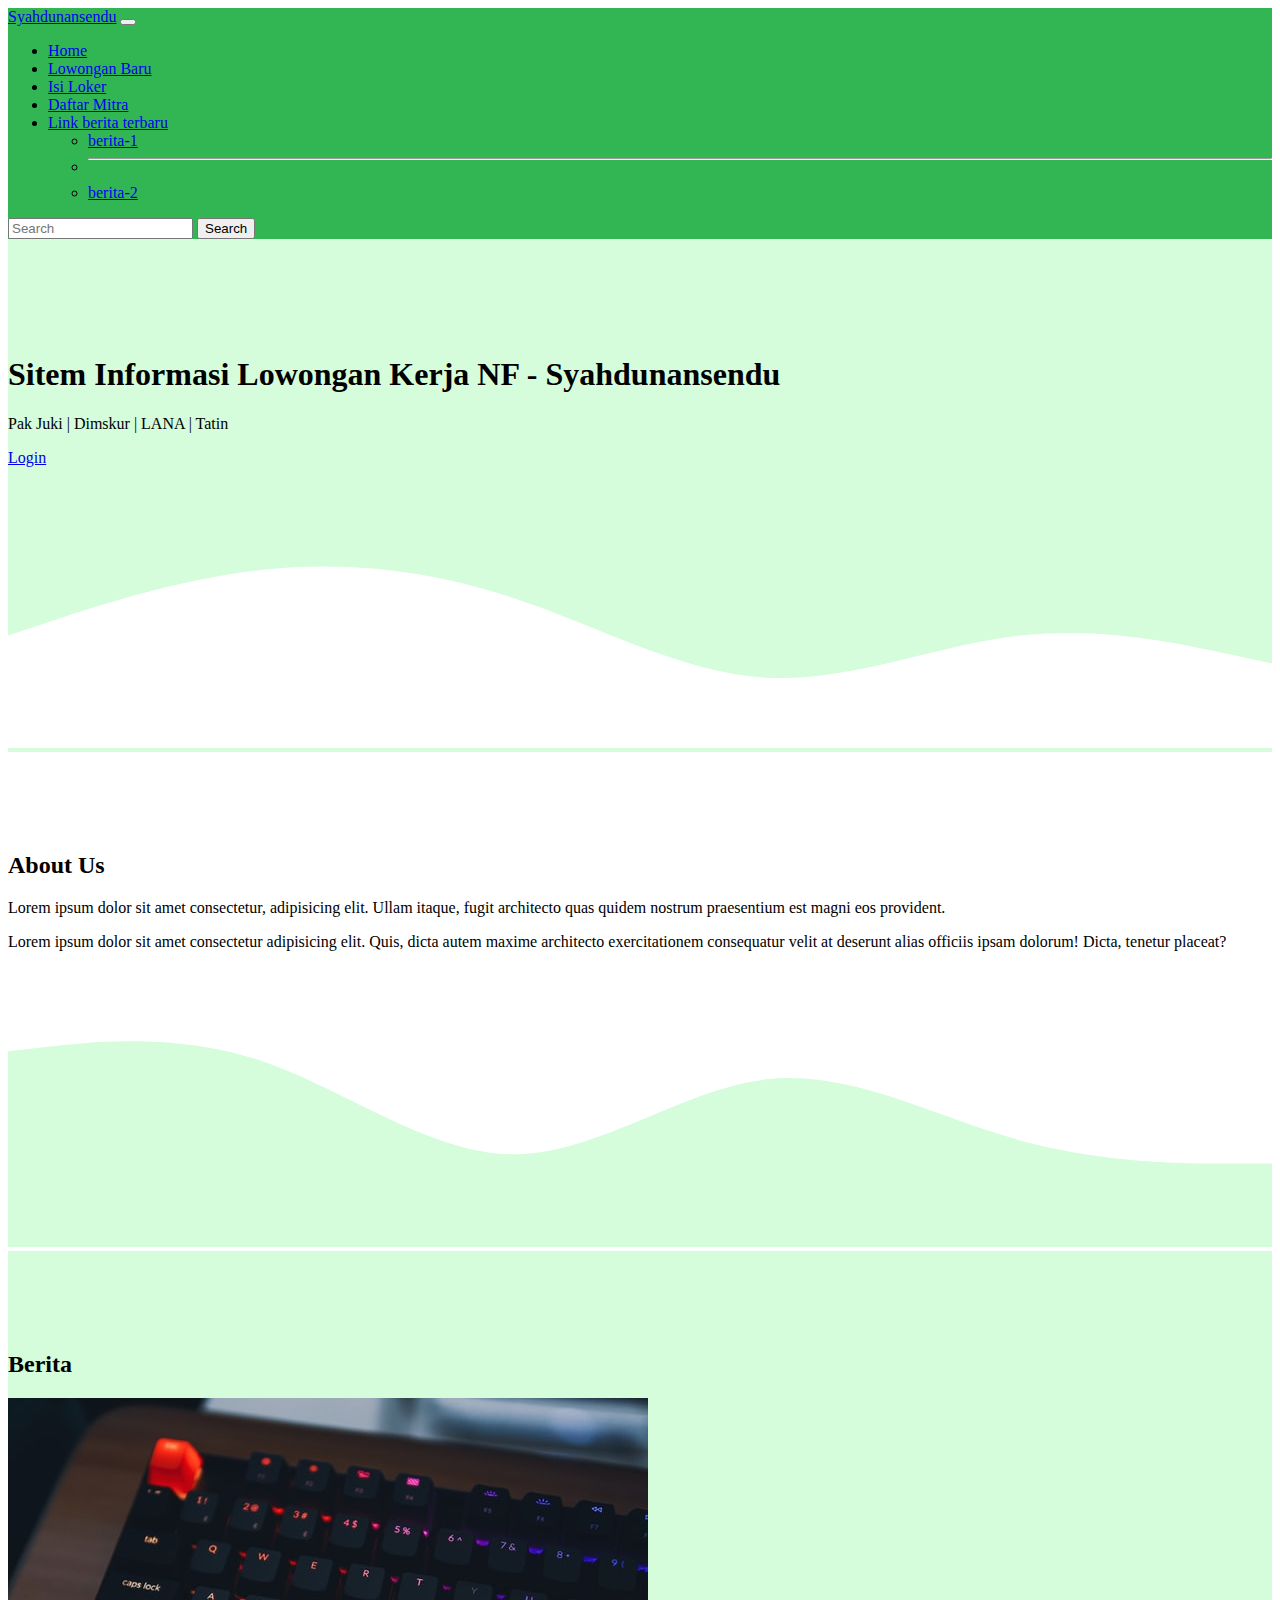
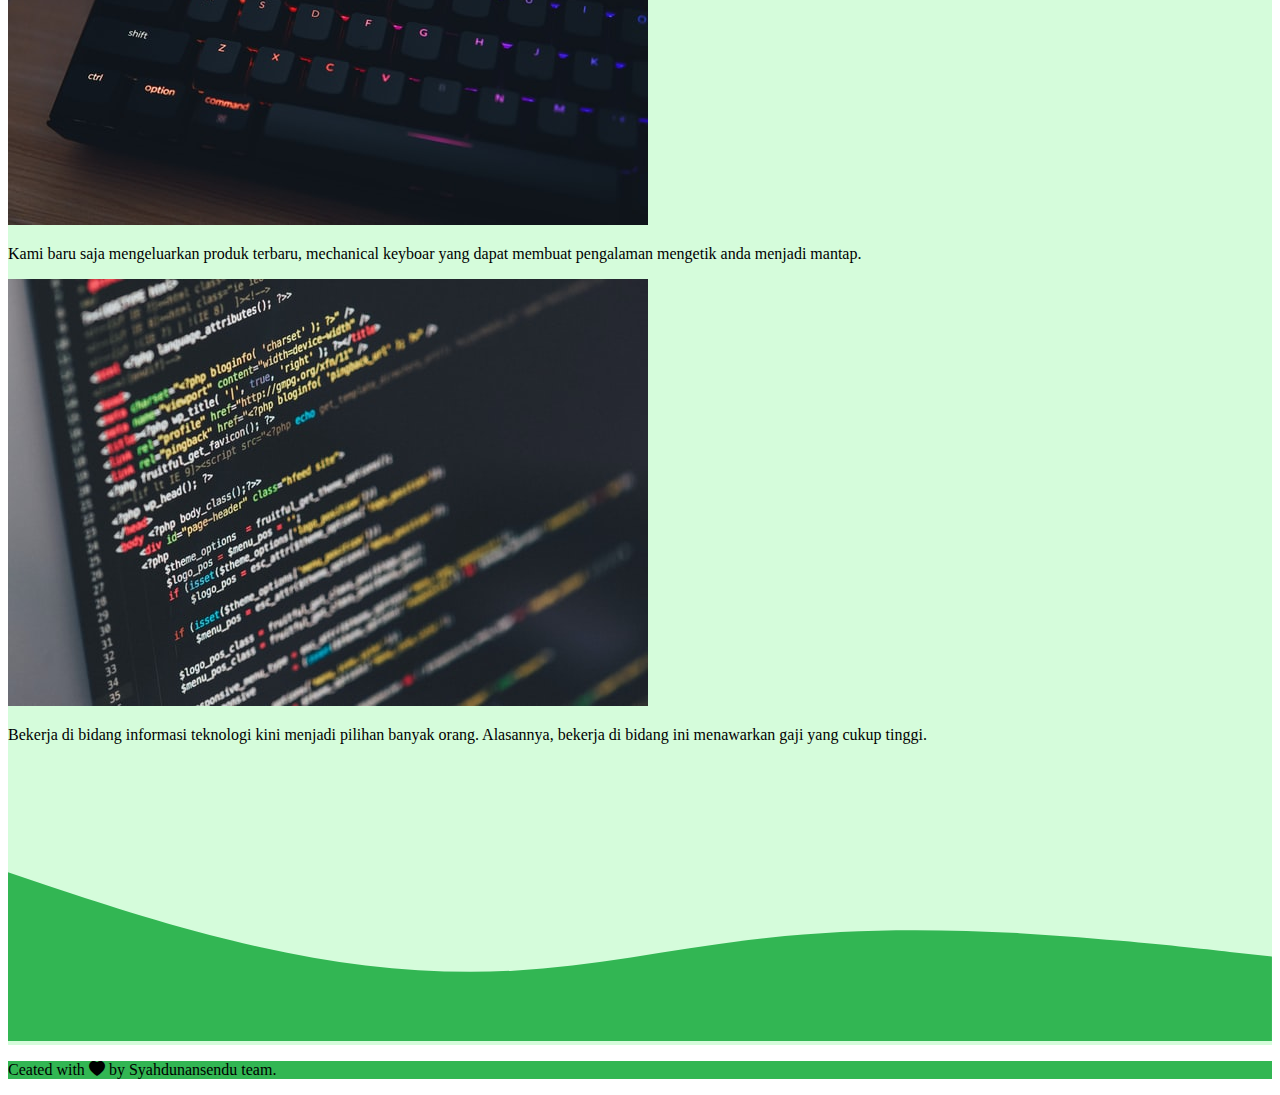
<file: index.html>
<!DOCTYPE html>
<html lang="en">
  <head>
    <!-- Required meta tags -->
    <meta charset="utf-8" />
    <meta name="viewport" content="width=device-width, initial-scale=1" />

    <!-- Bootstrap CSS -->
    <link href="https://cdn.jsdelivr.net/npm/bootstrap@5.1.3/dist/css/bootstrap.min.css" rel="stylesheet" integrity="sha384-1BmE4kWBq78iYhFldvKuhfTAU6auU8tT94WrHftjDbrCEXSU1oBoqyl2QvZ6jIW3" crossorigin="anonymous" />
    <link rel="stylesheet" href="https://cdn.jsdelivr.net/npm/bootstrap-icons@1.7.2/font/bootstrap-icons.css" />
    <link rel="stylesheet" href="style.css" />

    <title>landing_loker | Syahdunansendu</title>
  </head>
  <body>
    <!-- Navbar -->
    <nav class="navbar navbar-expand-lg navbar-dark shadow-sm fixed-top" style="background-color: #32b653">
      <div class="container">
        <a class="navbar-brand" href="#">Syahdunansendu</a>
        <button class="navbar-toggler" type="button" data-bs-toggle="collapse" data-bs-target="#navbarSupportedContent" aria-controls="navbarSupportedContent" aria-expanded="false" aria-label="Toggle navigation">
          <span class="navbar-toggler-icon"></span>
        </button>
        <div class="collapse navbar-collapse" id="navbarSupportedContent">
          <ul class="navbar-nav ms-start">
            <li class="nav-item">
              <a class="nav-link active" aria-current="page" href="#">Home</a>
            </li>
            <li class="nav-item">
              <a class="nav-link" href="lowongan.html">Lowongan Baru</a>
            </li>
            <li class="nav-item">
              <a class="nav-link" href="Project P.web kelompok/PROJECT P.WEB-Page-4-5-6/isi-loker-4/index.html">Isi Loker</a>
            </li>
            <li class="nav-item">
              <a class="nav-link" href="Project P.web kelompok/PROJECT P.WEB-Page-4-5-6/mitra-loker-5/index.html">Daftar Mitra</a>
            </li>
            <li class="nav-item dropdown">
              <a class="nav-link dropdown-toggle" href="#" id="navbarDropdown" role="button" data-bs-toggle="dropdown" aria-expanded="false"> Link berita terbaru </a>
              <ul class="dropdown-menu" aria-labelledby="navbarDropdown">
                <li><a class="dropdown-item" href="#berita">berita-1</a></li>
                <li><hr class="dropdown-divider" /></li>
                <li><a class="dropdown-item" href="#berita">berita-2</a></li>
              </ul>
            </li>
          </ul>
          <form class="d-flex ms-auto">
            <input class="form-control me-2" type="search" placeholder="Search" aria-label="Search" />
            <button class="btn btn-outline-warning" type="submit">Search</button>
          </form>
        </div>
      </div>
    </nav>
    <!-- Akhir Navbar -->

    <!-- Jumbotron -->
    <section class="jumbotron atas text-center">
      <h1 class="display-6">Sitem Informasi Lowongan Kerja NF - Syahdunansendu</h1>
      <p class="lead">Pak Juki | Dimskur | LANA | Tatin</p>
      <a class="btn btn-warning btn-xl mt-2" href="AdminLTE-3.2.0-rc/login.html" role="button">Login</a>
      <svg xmlns="http://www.w3.org/2000/svg" viewBox="0 0 1440 320">
        <path
          fill="#ffffff"
          fill-opacity="1"
          d="M0,192L48,176C96,160,192,128,288,117.3C384,107,480,117,576,149.3C672,181,768,235,864,240C960,245,1056,203,1152,192C1248,181,1344,203,1392,213.3L1440,224L1440,320L1392,320C1344,320,1248,320,1152,320C1056,320,960,320,864,320C768,320,672,320,576,320C480,320,384,320,288,320C192,320,96,320,48,320L0,320Z"
        ></path>
      </svg>
    </section>
    <!-- Akhir Jumbotron -->

    <!-- About -->
    <section id="about">
      <div class="container">
        <div class="row text-center mb-5">
          <div class="col">
            <h2>About Us</h2>
          </div>
        </div>
        <div class="row justify-content-center fs-5 text-center">
          <div class="col-md-5 mb-5">
            <p>Lorem ipsum dolor sit amet consectetur, adipisicing elit. Ullam itaque, fugit architecto quas quidem nostrum praesentium est magni eos provident.</p>
          </div>
          <div class="col-md-5 mb-5">
            <p>Lorem ipsum dolor sit amet consectetur adipisicing elit. Quis, dicta autem maxime architecto exercitationem consequatur velit at deserunt alias officiis ipsam dolorum! Dicta, tenetur placeat?</p>
          </div>
        </div>
      </div>

      <svg xmlns="http://www.w3.org/2000/svg" viewBox="0 0 1440 320">
        <path
          fill="#d5fcdb"
          fill-opacity="1"
          d="M0,96L48,90.7C96,85,192,75,288,106.7C384,139,480,213,576,213.3C672,213,768,139,864,128C960,117,1056,171,1152,197.3C1248,224,1344,224,1392,224L1440,224L1440,320L1392,320C1344,320,1248,320,1152,320C1056,320,960,320,864,320C768,320,672,320,576,320C480,320,384,320,288,320C192,320,96,320,48,320L0,320Z"
        ></path>
      </svg>
    </section>
    <!-- Akhir About -->

    <!-- Berita -->
    <section id="berita">
      <div class="container">
        <div class="row text-center mb-5">
          <div class="col">
            <h2>Berita</h2>
          </div>
        </div>
        <div class="row justify-content-evenly">
          <div class="col-md-4 mb-5">
            <div class="card">
              <img src="media/berita-1.jpg" class="card-img-top" alt="..." />
              <div class="card-body">
                <p class="card-text">Kami baru saja mengeluarkan produk terbaru, mechanical keyboar yang dapat membuat pengalaman mengetik anda menjadi mantap.</p>
              </div>
            </div>
          </div>
          <div class="col-md-4 mb-5">
            <div class="card">
              <img src="media/berita-2.jpg" class="card-img-top" alt="..." />
              <div class="card-body">
                <p class="card-text">Bekerja di bidang informasi teknologi kini menjadi pilihan banyak orang. Alasannya, bekerja di bidang ini menawarkan gaji yang cukup tinggi.</p>
              </div>
            </div>
          </div>
        </div>
      </div>
      <svg xmlns="http://www.w3.org/2000/svg" viewBox="0 0 1440 320">
        <path
          fill="#32b653"
          fill-opacity="1"
          d="M0,128L48,144C96,160,192,192,288,213.3C384,235,480,245,576,240C672,235,768,213,864,202.7C960,192,1056,192,1152,197.3C1248,203,1344,213,1392,218.7L1440,224L1440,320L1392,320C1344,320,1248,320,1152,320C1056,320,960,320,864,320C768,320,672,320,576,320C480,320,384,320,288,320C192,320,96,320,48,320L0,320Z"
        ></path>
      </svg>
    </section>

    <!-- Akhir Berita -->

    <!-- Footer -->
    <footer class="text-white text-center pb-5">
      <p>Ceated with <i class="bi bi-heart-fill text-danger"></i> by Syahdunansendu team.</p>
    </footer>

    <!-- Akhir Footer -->

    <!-- Option 1: Bootstrap Bundle with Popper -->
    <script src="https://cdn.jsdelivr.net/npm/bootstrap@5.1.3/dist/js/bootstrap.bundle.min.js" integrity="sha384-ka7Sk0Gln4gmtz2MlQnikT1wXgYsOg+OMhuP+IlRH9sENBO0LRn5q+8nbTov4+1p" crossorigin="anonymous"></script>
  </body>
</html>
</file>
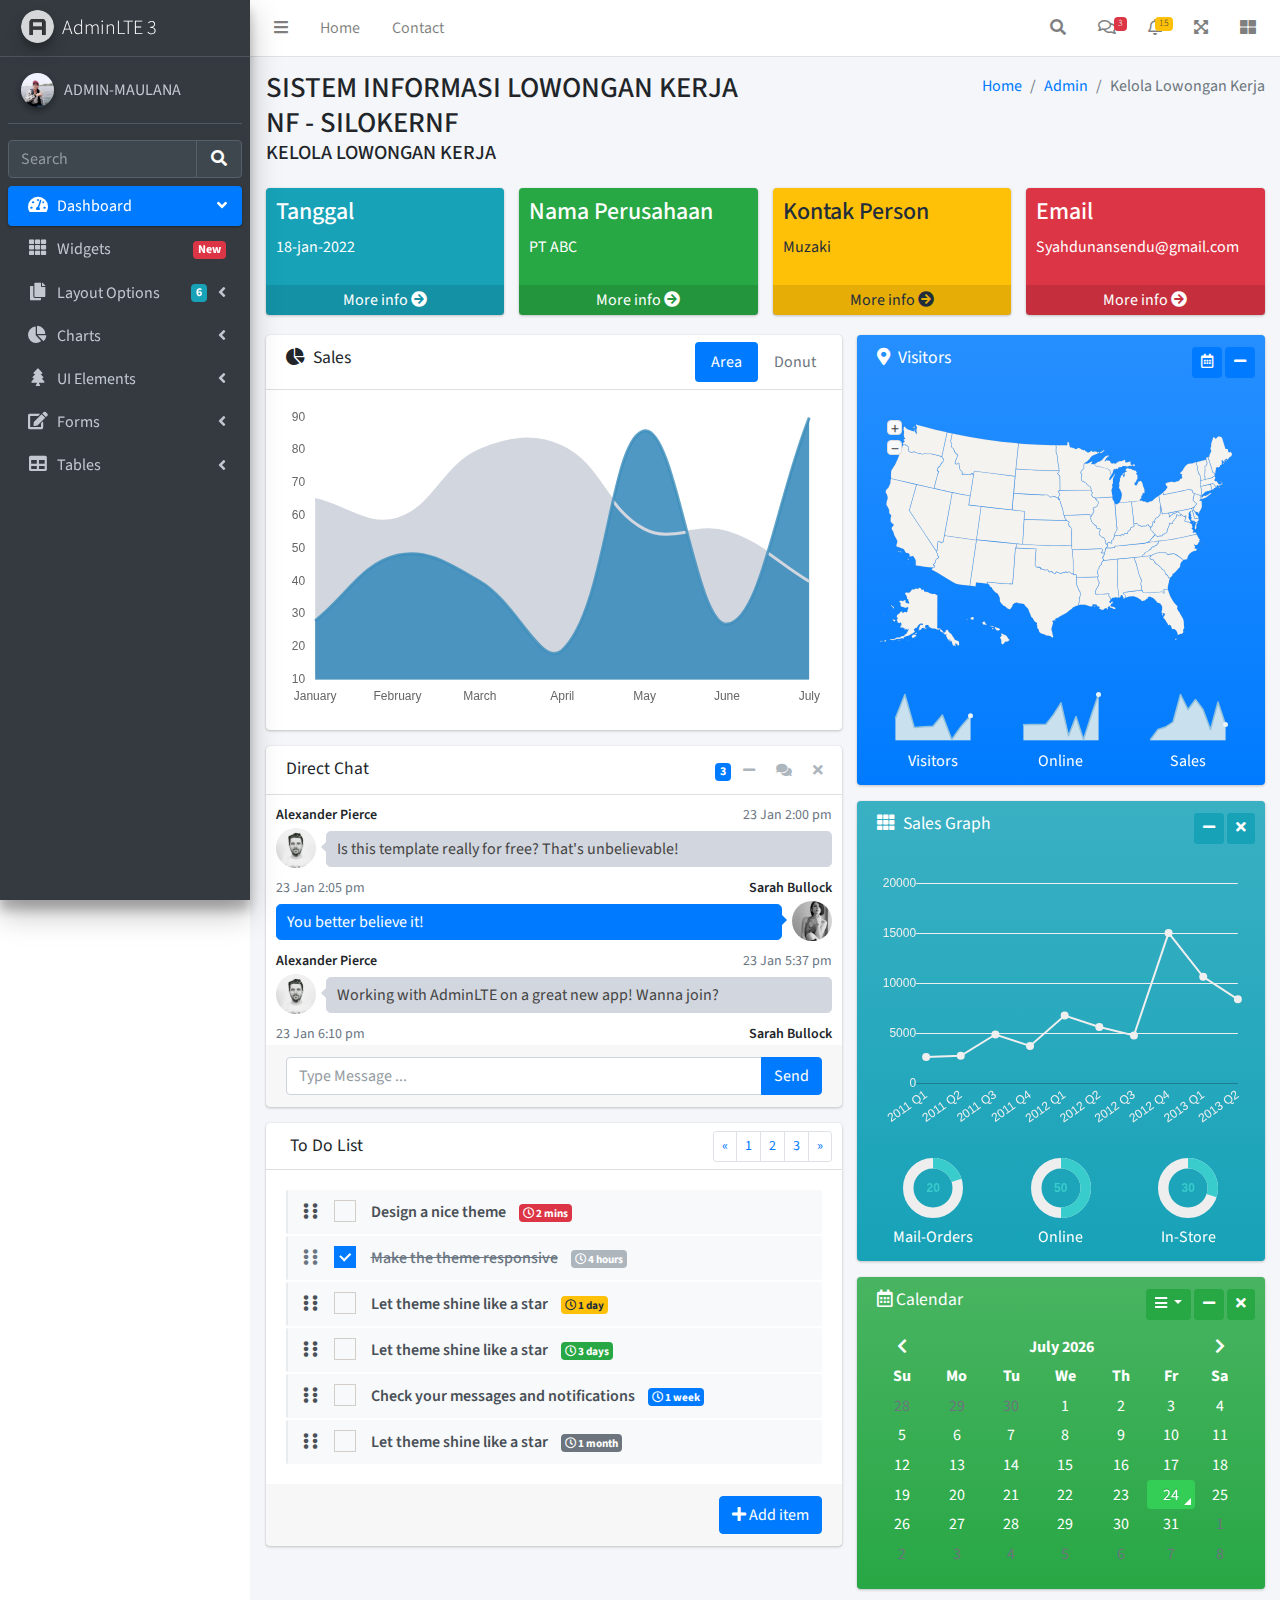
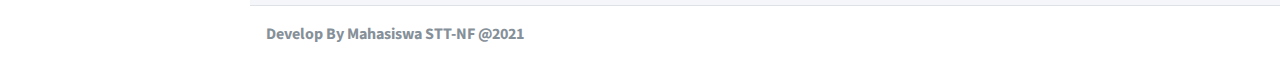
<file: AdminLTE-3.2.0-rc/index.html>
<!DOCTYPE html>
<html lang="en">
<head>
  <meta charset="utf-8">
  <meta name="viewport" content="width=device-width, initial-scale=1">
  <title>Syahdunansendu Dashboard</title>

  <!-- Google Font: Source Sans Pro -->
  <link rel="stylesheet" href="https://fonts.googleapis.com/css?family=Source+Sans+Pro:300,400,400i,700&display=fallback">
  <!-- Font Awesome -->
  <link rel="stylesheet" href="plugins/fontawesome-free/css/all.min.css">
  <!-- Ionicons -->
  <link rel="stylesheet" href="https://code.ionicframework.com/ionicons/2.0.1/css/ionicons.min.css">
  <!-- Tempusdominus Bootstrap 4 -->
  <link rel="stylesheet" href="plugins/tempusdominus-bootstrap-4/css/tempusdominus-bootstrap-4.min.css">
  <!-- iCheck -->
  <link rel="stylesheet" href="plugins/icheck-bootstrap/icheck-bootstrap.min.css">
  <!-- JQVMap -->
  <link rel="stylesheet" href="plugins/jqvmap/jqvmap.min.css">
  <!-- Theme style -->
  <link rel="stylesheet" href="dist/css/adminlte.min.css">
  <!-- overlayScrollbars -->
  <link rel="stylesheet" href="plugins/overlayScrollbars/css/OverlayScrollbars.min.css">
  <!-- Daterange picker -->
  <link rel="stylesheet" href="plugins/daterangepicker/daterangepicker.css">
  <!-- summernote -->
  <link rel="stylesheet" href="plugins/summernote/summernote-bs4.min.css">
</head>
<body class="hold-transition sidebar-mini layout-fixed">
<div class="wrapper">

  <!-- Preloader -->
  <div class="preloader flex-column justify-content-center align-items-center">
    <img class="animation__shake" src="dist/img/AdminLTELogo.png" alt="AdminLTELogo" height="60" width="60">
  </div>

  <!-- Navbar -->
  <nav class="main-header navbar navbar-expand navbar-white navbar-light">
    <!-- Left navbar links -->
    <ul class="navbar-nav">
      <li class="nav-item">
        <a class="nav-link" data-widget="pushmenu" href="#" role="button"><i class="fas fa-bars"></i></a>
      </li>
      <li class="nav-item d-none d-sm-inline-block">
        <a href="index3.html" class="nav-link">Home</a>
      </li>
      <li class="nav-item d-none d-sm-inline-block">
        <a href="#" class="nav-link">Contact</a>
      </li>
    </ul>

    <!-- Right navbar links -->
    <ul class="navbar-nav ml-auto">
      <!-- Navbar Search -->
      <li class="nav-item">
        <a class="nav-link" data-widget="navbar-search" href="#" role="button">
          <i class="fas fa-search"></i>
        </a>
        <div class="navbar-search-block">
          <form class="form-inline">
            <div class="input-group input-group-sm">
              <input class="form-control form-control-navbar" type="search" placeholder="Search" aria-label="Search">
              <div class="input-group-append">
                <button class="btn btn-navbar" type="submit">
                  <i class="fas fa-search"></i>
                </button>
                <button class="btn btn-navbar" type="button" data-widget="navbar-search">
                  <i class="fas fa-times"></i>
                </button>
              </div>
            </div>
          </form>
        </div>
      </li>

      <!-- Messages Dropdown Menu -->
      <li class="nav-item dropdown">
        <a class="nav-link" data-toggle="dropdown" href="#">
          <i class="far fa-comments"></i>
          <span class="badge badge-danger navbar-badge">3</span>
        </a>
        <div class="dropdown-menu dropdown-menu-lg dropdown-menu-right">
          <a href="#" class="dropdown-item">
            <!-- Message Start -->
            <div class="media">
              <img src="dist/img/user1-128x128.jpg" alt="User Avatar" class="img-size-50 mr-3 img-circle">
              <div class="media-body">
                <h3 class="dropdown-item-title">
                  Brad Diesel
                  <span class="float-right text-sm text-danger"><i class="fas fa-star"></i></span>
                </h3>
                <p class="text-sm">Call me whenever you can...</p>
                <p class="text-sm text-muted"><i class="far fa-clock mr-1"></i> 4 Hours Ago</p>
              </div>
            </div>
            <!-- Message End -->
          </a>
          <div class="dropdown-divider"></div>
          <a href="#" class="dropdown-item">
            <!-- Message Start -->
            <div class="media">
              <img src="dist/img/user8-128x128.jpg" alt="User Avatar" class="img-size-50 img-circle mr-3">
              <div class="media-body">
                <h3 class="dropdown-item-title">
                  John Pierce
                  <span class="float-right text-sm text-muted"><i class="fas fa-star"></i></span>
                </h3>
                <p class="text-sm">I got your message bro</p>
                <p class="text-sm text-muted"><i class="far fa-clock mr-1"></i> 4 Hours Ago</p>
              </div>
            </div>
            <!-- Message End -->
          </a>
          <div class="dropdown-divider"></div>
          <a href="#" class="dropdown-item">
            <!-- Message Start -->
            <div class="media">
              <img src="dist/img/user3-128x128.jpg" alt="User Avatar" class="img-size-50 img-circle mr-3">
              <div class="media-body">
                <h3 class="dropdown-item-title">
                  Nora Silvester
                  <span class="float-right text-sm text-warning"><i class="fas fa-star"></i></span>
                </h3>
                <p class="text-sm">The subject goes here</p>
                <p class="text-sm text-muted"><i class="far fa-clock mr-1"></i> 4 Hours Ago</p>
              </div>
            </div>
            <!-- Message End -->
          </a>
          <div class="dropdown-divider"></div>
          <a href="#" class="dropdown-item dropdown-footer">See All Messages</a>
        </div>
      </li>
      <!-- Notifications Dropdown Menu -->
      <li class="nav-item dropdown">
        <a class="nav-link" data-toggle="dropdown" href="#">
          <i class="far fa-bell"></i>
          <span class="badge badge-warning navbar-badge">15</span>
        </a>
        <div class="dropdown-menu dropdown-menu-lg dropdown-menu-right">
          <span class="dropdown-item dropdown-header">15 Notifications</span>
          <div class="dropdown-divider"></div>
          <a href="#" class="dropdown-item">
            <i class="fas fa-envelope mr-2"></i> 4 new messages
            <span class="float-right text-muted text-sm">3 mins</span>
          </a>
          <div class="dropdown-divider"></div>
          <a href="#" class="dropdown-item">
            <i class="fas fa-users mr-2"></i> 8 friend requests
            <span class="float-right text-muted text-sm">12 hours</span>
          </a>
          <div class="dropdown-divider"></div>
          <a href="#" class="dropdown-item">
            <i class="fas fa-file mr-2"></i> 3 new reports
            <span class="float-right text-muted text-sm">2 days</span>
          </a>
          <div class="dropdown-divider"></div>
          <a href="#" class="dropdown-item dropdown-footer">See All Notifications</a>
        </div>
      </li>
      <li class="nav-item">
        <a class="nav-link" data-widget="fullscreen" href="#" role="button">
          <i class="fas fa-expand-arrows-alt"></i>
        </a>
      </li>
      <li class="nav-item">
        <a class="nav-link" data-widget="control-sidebar" data-controlsidebar-slide="true" href="#" role="button">
          <i class="fas fa-th-large"></i>
        </a>
      </li>
    </ul>
  </nav>
  <!-- /.navbar -->

  <!-- Main Sidebar Container -->
  <aside class="main-sidebar sidebar-dark-primary elevation-4">
    <!-- Brand Logo -->
    <a href="index3.html" class="brand-link">
      <img src="dist/img/AdminLTELogo.png" alt="AdminLTE Logo" class="brand-image img-circle elevation-3" style="opacity: .8">
      <span class="brand-text font-weight-light">AdminLTE 3</span>
    </a>

    <!-- Sidebar -->
    <div class="sidebar">
      <!-- Sidebar user panel (optional) -->
      <div class="user-panel mt-3 pb-3 mb-3 d-flex">
        <div class="image">
          <img src="foto-saya.png" class="img-circle elevation-2" alt="User Image">
        </div>
        <div class="info">
          <a href="#" class="d-block">ADMIN-MAULANA</a>
        </div>
      </div>

      <!-- SidebarSearch Form -->
      <div class="form-inline">
        <div class="input-group" data-widget="sidebar-search">
          <input class="form-control form-control-sidebar" type="search" placeholder="Search" aria-label="Search">
          <div class="input-group-append">
            <button class="btn btn-sidebar">
              <i class="fas fa-search fa-fw"></i>
            </button>
          </div>
        </div>
      </div>

      <!-- Sidebar Menu -->
      <nav class="mt-2">
        <ul class="nav nav-pills nav-sidebar flex-column" data-widget="treeview" role="menu" data-accordion="false">
          <!-- Add icons to the links using the .nav-icon class
               with font-awesome or any other icon font library -->
          <li class="nav-item menu-open">
            <a href="#" class="nav-link active">
              <i class="nav-icon fas fa-tachometer-alt"></i>
              <p>
                Dashboard
                <i class="right fas fa-angle-left"></i>
              </p>
            </a>  
            <ul class="nav nav-treeview">

            </ul>
          </li>
          <li class="nav-item">
            <a href="pages/widgets.html" class="nav-link">
              <i class="nav-icon fas fa-th"></i>
              <p>
                Widgets
                <span class="right badge badge-danger">New</span>
              </p>
            </a>
          </li>
          <li class="nav-item">
            <a href="#" class="nav-link">
              <i class="nav-icon fas fa-copy"></i>
              <p>
                Layout Options
                <i class="fas fa-angle-left right"></i>
                <span class="badge badge-info right">6</span>
              </p>
            </a>
            <ul class="nav nav-treeview">
              <li class="nav-item">
                <a href="pages/layout/top-nav.html" class="nav-link">
                  <i class="far fa-circle nav-icon"></i>
                  <p>Top Navigation</p>
                </a>
              </li>
              <li class="nav-item">
                <a href="pages/layout/top-nav-sidebar.html" class="nav-link">
                  <i class="far fa-circle nav-icon"></i>
                  <p>Top Navigation + Sidebar</p>
                </a>
              </li>
              <li class="nav-item">
                <a href="pages/layout/boxed.html" class="nav-link">
                  <i class="far fa-circle nav-icon"></i>
                  <p>Boxed</p>
                </a>
              </li>
              <li class="nav-item">
                <a href="pages/layout/fixed-sidebar.html" class="nav-link">
                  <i class="far fa-circle nav-icon"></i>
                  <p>Fixed Sidebar</p>
                </a>
              </li>
              <li class="nav-item">
                <a href="pages/layout/fixed-sidebar-custom.html" class="nav-link">
                  <i class="far fa-circle nav-icon"></i>
                  <p>Fixed Sidebar <small>+ Custom Area</small></p>
                </a>
              </li>
              <li class="nav-item">
                <a href="pages/layout/fixed-topnav.html" class="nav-link">
                  <i class="far fa-circle nav-icon"></i>
                  <p>Fixed Navbar</p>
                </a>
              </li>
              <li class="nav-item">
                <a href="pages/layout/fixed-footer.html" class="nav-link">
                  <i class="far fa-circle nav-icon"></i>
                  <p>Fixed Footer</p>
                </a>
              </li>
              <li class="nav-item">
                <a href="pages/layout/collapsed-sidebar.html" class="nav-link">
                  <i class="far fa-circle nav-icon"></i>
                  <p>Collapsed Sidebar</p>
                </a>
              </li>
            </ul>
          </li>
          <li class="nav-item">
            <a href="#" class="nav-link">
              <i class="nav-icon fas fa-chart-pie"></i>
              <p>
                Charts
                <i class="right fas fa-angle-left"></i>
              </p>
            </a>
            <ul class="nav nav-treeview">
              <li class="nav-item">
                <a href="pages/charts/chartjs.html" class="nav-link">
                  <i class="far fa-circle nav-icon"></i>
                  <p>ChartJS</p>
                </a>
              </li>
              <li class="nav-item">
                <a href="pages/charts/flot.html" class="nav-link">
                  <i class="far fa-circle nav-icon"></i>
                  <p>Flot</p>
                </a>
              </li>
              <li class="nav-item">
                <a href="pages/charts/inline.html" class="nav-link">
                  <i class="far fa-circle nav-icon"></i>
                  <p>Inline</p>
                </a>
              </li>
              <li class="nav-item">
                <a href="pages/charts/uplot.html" class="nav-link">
                  <i class="far fa-circle nav-icon"></i>
                  <p>uPlot</p>
                </a>
              </li>
            </ul>
          </li>
          <li class="nav-item">
            <a href="#" class="nav-link">
              <i class="nav-icon fas fa-tree"></i>
              <p>
                UI Elements
                <i class="fas fa-angle-left right"></i>
              </p>
            </a>
            <ul class="nav nav-treeview">
              <li class="nav-item">
                <a href="pages/UI/general.html" class="nav-link">
                  <i class="far fa-circle nav-icon"></i>
                  <p>General</p>
                </a>
              </li>
              <li class="nav-item">
                <a href="pages/UI/icons.html" class="nav-link">
                  <i class="far fa-circle nav-icon"></i>
                  <p>Icons</p>
                </a>
              </li>
              <li class="nav-item">
                <a href="pages/UI/buttons.html" class="nav-link">
                  <i class="far fa-circle nav-icon"></i>
                  <p>Buttons</p>
                </a>
              </li>
              <li class="nav-item">
                <a href="pages/UI/sliders.html" class="nav-link">
                  <i class="far fa-circle nav-icon"></i>
                  <p>Sliders</p>
                </a>
              </li>
              <li class="nav-item">
                <a href="pages/UI/modals.html" class="nav-link">
                  <i class="far fa-circle nav-icon"></i>
                  <p>Modals & Alerts</p>
                </a>
              </li>
              <li class="nav-item">
                <a href="pages/UI/navbar.html" class="nav-link">
                  <i class="far fa-circle nav-icon"></i>
                  <p>Navbar & Tabs</p>
                </a>
              </li>
              <li class="nav-item">
                <a href="pages/UI/timeline.html" class="nav-link">
                  <i class="far fa-circle nav-icon"></i>
                  <p>Timeline</p>
                </a>
              </li>
              <li class="nav-item">
                <a href="pages/UI/ribbons.html" class="nav-link">
                  <i class="far fa-circle nav-icon"></i>
                  <p>Ribbons</p>
                </a>
              </li>
            </ul>
          </li>
          <li class="nav-item">
            <a href="#" class="nav-link">
              <i class="nav-icon fas fa-edit"></i>
              <p>
                Forms
                <i class="fas fa-angle-left right"></i>
              </p>
            </a>
            <ul class="nav nav-treeview">
              <li class="nav-item">
                <a href="pages/forms/general.html" class="nav-link">
                  <i class="far fa-circle nav-icon"></i>
                  <p>General Elements</p>
                </a>
              </li>
              <li class="nav-item">
                <a href="pages/forms/advanced.html" class="nav-link">
                  <i class="far fa-circle nav-icon"></i>
                  <p>Advanced Elements</p>
                </a>
              </li>
              <li class="nav-item">
                <a href="pages/forms/editors.html" class="nav-link">
                  <i class="far fa-circle nav-icon"></i>
                  <p>Editors</p>
                </a>
              </li>
              <li class="nav-item">
                <a href="pages/forms/validation.html" class="nav-link">
                  <i class="far fa-circle nav-icon"></i>
                  <p>Validation</p>
                </a>
              </li>
            </ul>
          </li>
          <li class="nav-item">
            <a href="#" class="nav-link">
              <i class="nav-icon fas fa-table"></i>
              <p>
                Tables
                <i class="fas fa-angle-left right"></i>
              </p>
            </a>
            <ul class="nav nav-treeview">
              <li class="nav-item">
                <a href="pages/tables/simple.html" class="nav-link">
                  <i class="far fa-circle nav-icon"></i>
                  <p>Simple Tables</p>
                </a>
              </li>
              <li class="nav-item">
                <a href="pages/tables/data.html" class="nav-link">
                  <i class="far fa-circle nav-icon"></i>
                  <p>DataTables</p>
                </a>
              </li>
              <li class="nav-item">
                <a href="pages/tables/jsgrid.html" class="nav-link">
                  <i class="far fa-circle nav-icon"></i>
                  <p>jsGrid</p>
                </a>
              </li>
            </ul>
          </li>

        </ul>
      </nav>
      <!-- /.sidebar-menu -->
    </div>
    <!-- /.sidebar -->
  </aside>

  <!-- Content Wrapper. Contains page content -->
  <div class="content-wrapper">
    <!-- Content Header (Page header) -->
    <div class="content-header">
      <div class="container-fluid">
        <div class="row mb-2">
          <div class="col-sm-6">
            <h1 class="m-0">SISTEM INFORMASI LOWONGAN KERJA NF - SILOKERNF</h1>
            <h5 class="m-0">KELOLA LOWONGAN KERJA</h5>
            
          </div><!-- /.col -->

          <div class="col-sm-6">
            <ol class="breadcrumb float-sm-right">
              <li class="breadcrumb-item"><a href="#">Home</a></li>
              <li class="breadcrumb-item"><a href="#">Admin</a></li>
              <li class="breadcrumb-item active">Kelola Lowongan Kerja</li>
            </ol>
          </div><!-- /.col -->
        </div><!-- /.row -->
      </div><!-- /.container-fluid -->
    </div>
    <!-- /.content-header -->

    <!-- Main content -->
    <section class="content">
      <div class="container-fluid">
        <!-- Small boxes (Stat box) -->
        <div class="row">
          <div class="col-lg-3 col-6">
            <!-- small box -->
            <div class="small-box bg-info">
              <div class="inner">
                <h4>Tanggal</h4>

                <p>18-jan-2022</p>
              </div>
              <div class="icon">
                <i class="ion ion-bag"></i>
              </div>
              <a href="#" class="small-box-footer">More info <i class="fas fa-arrow-circle-right"></i></a>
            </div>
          </div>
          <!-- ./col -->
          <div class="col-lg-3 col-6">
            <!-- small box -->
            <div class="small-box bg-success">
              <div class="inner">
                <h4>Nama Perusahaan</h4>

                <p>PT ABC </p>
              </div>
              <div class="icon">
                <i class="ion ion-stats-bars"></i>
              </div>
              <a href="#" class="small-box-footer">More info <i class="fas fa-arrow-circle-right"></i></a>
            </div>
          </div>
          <!-- ./col -->
          <div class="col-lg-3 col-6">
            <!-- small box -->
            <div class="small-box bg-warning">
              <div class="inner">
                <h4>Kontak Person</h4>

                <p>Muzaki</p>
              </div>
              <div class="icon">
                <i class="ion ion-person-add"></i>
              </div>
              <a href="#" class="small-box-footer">More info <i class="fas fa-arrow-circle-right"></i></a>
            </div>
          </div>
          <!-- ./col -->
          <div class="col-lg-3 col-6">
            <!-- small box -->
            <div class="small-box bg-danger">
              <div class="inner">
                <h4>Email</h4>

                <p>Syahdunansendu@gmail.com</p>
              </div>
              <div class="icon">
                <i class="ion ion-pie-graph"></i>
              </div>
              <a href="#" class="small-box-footer">More info <i class="fas fa-arrow-circle-right"></i></a>
            </div>
          </div>
          <!-- ./col -->
        </div>
        <!-- /.row -->
        <!-- Main row -->
        <div class="row">
          <!-- Left col -->
          <section class="col-lg-7 connectedSortable">
            <!-- Custom tabs (Charts with tabs)-->
            <div class="card">
              <div class="card-header">
                <h3 class="card-title">
                  <i class="fas fa-chart-pie mr-1"></i>
                  Sales
                </h3>
                <div class="card-tools">
                  <ul class="nav nav-pills ml-auto">
                    <li class="nav-item">
                      <a class="nav-link active" href="#revenue-chart" data-toggle="tab">Area</a>
                    </li>
                    <li class="nav-item">
                      <a class="nav-link" href="#sales-chart" data-toggle="tab">Donut</a>
                    </li>
                  </ul>
                </div>
              </div><!-- /.card-header -->
              <div class="card-body">
                <div class="tab-content p-0">
                  <!-- Morris chart - Sales -->
                  <div class="chart tab-pane active" id="revenue-chart"
                       style="position: relative; height: 300px;">
                      <canvas id="revenue-chart-canvas" height="300" style="height: 300px;"></canvas>
                   </div>
                  <div class="chart tab-pane" id="sales-chart" style="position: relative; height: 300px;">
                    <canvas id="sales-chart-canvas" height="300" style="height: 300px;"></canvas>
                  </div>
                </div>
              </div><!-- /.card-body -->
            </div>
            <!-- /.card -->

            <!-- DIRECT CHAT -->
            <div class="card direct-chat direct-chat-primary">
              <div class="card-header">
                <h3 class="card-title">Direct Chat</h3>

                <div class="card-tools">
                  <span title="3 New Messages" class="badge badge-primary">3</span>
                  <button type="button" class="btn btn-tool" data-card-widget="collapse">
                    <i class="fas fa-minus"></i>
                  </button>
                  <button type="button" class="btn btn-tool" title="Contacts" data-widget="chat-pane-toggle">
                    <i class="fas fa-comments"></i>
                  </button>
                  <button type="button" class="btn btn-tool" data-card-widget="remove">
                    <i class="fas fa-times"></i>
                  </button>
                </div>
              </div>
              <!-- /.card-header -->
              <div class="card-body">
                <!-- Conversations are loaded here -->
                <div class="direct-chat-messages">
                  <!-- Message. Default to the left -->
                  <div class="direct-chat-msg">
                    <div class="direct-chat-infos clearfix">
                      <span class="direct-chat-name float-left">Alexander Pierce</span>
                      <span class="direct-chat-timestamp float-right">23 Jan 2:00 pm</span>
                    </div>
                    <!-- /.direct-chat-infos -->
                    <img class="direct-chat-img" src="dist/img/user1-128x128.jpg" alt="message user image">
                    <!-- /.direct-chat-img -->
                    <div class="direct-chat-text">
                      Is this template really for free? That's unbelievable!
                    </div>
                    <!-- /.direct-chat-text -->
                  </div>
                  <!-- /.direct-chat-msg -->

                  <!-- Message to the right -->
                  <div class="direct-chat-msg right">
                    <div class="direct-chat-infos clearfix">
                      <span class="direct-chat-name float-right">Sarah Bullock</span>
                      <span class="direct-chat-timestamp float-left">23 Jan 2:05 pm</span>
                    </div>
                    <!-- /.direct-chat-infos -->
                    <img class="direct-chat-img" src="dist/img/user3-128x128.jpg" alt="message user image">
                    <!-- /.direct-chat-img -->
                    <div class="direct-chat-text">
                      You better believe it!
                    </div>
                    <!-- /.direct-chat-text -->
                  </div>
                  <!-- /.direct-chat-msg -->

                  <!-- Message. Default to the left -->
                  <div class="direct-chat-msg">
                    <div class="direct-chat-infos clearfix">
                      <span class="direct-chat-name float-left">Alexander Pierce</span>
                      <span class="direct-chat-timestamp float-right">23 Jan 5:37 pm</span>
                    </div>
                    <!-- /.direct-chat-infos -->
                    <img class="direct-chat-img" src="dist/img/user1-128x128.jpg" alt="message user image">
                    <!-- /.direct-chat-img -->
                    <div class="direct-chat-text">
                      Working with AdminLTE on a great new app! Wanna join?
                    </div>
                    <!-- /.direct-chat-text -->
                  </div>
                  <!-- /.direct-chat-msg -->

                  <!-- Message to the right -->
                  <div class="direct-chat-msg right">
                    <div class="direct-chat-infos clearfix">
                      <span class="direct-chat-name float-right">Sarah Bullock</span>
                      <span class="direct-chat-timestamp float-left">23 Jan 6:10 pm</span>
                    </div>
                    <!-- /.direct-chat-infos -->
                    <img class="direct-chat-img" src="dist/img/user3-128x128.jpg" alt="message user image">
                    <!-- /.direct-chat-img -->
                    <div class="direct-chat-text">
                      I would love to.
                    </div>
                    <!-- /.direct-chat-text -->
                  </div>
                  <!-- /.direct-chat-msg -->

                </div>
                <!--/.direct-chat-messages-->

                <!-- Contacts are loaded here -->
                <div class="direct-chat-contacts">
                  <ul class="contacts-list">
                    <li>
                      <a href="#">
                        <img class="contacts-list-img" src="dist/img/user1-128x128.jpg" alt="User Avatar">

                        <div class="contacts-list-info">
                          <span class="contacts-list-name">
                            Count Dracula
                            <small class="contacts-list-date float-right">2/28/2015</small>
                          </span>
                          <span class="contacts-list-msg">How have you been? I was...</span>
                        </div>
                        <!-- /.contacts-list-info -->
                      </a>
                    </li>
                    <!-- End Contact Item -->
                    <li>
                      <a href="#">
                        <img class="contacts-list-img" src="dist/img/user7-128x128.jpg" alt="User Avatar">

                        <div class="contacts-list-info">
                          <span class="contacts-list-name">
                            Sarah Doe
                            <small class="contacts-list-date float-right">2/23/2015</small>
                          </span>
                          <span class="contacts-list-msg">I will be waiting for...</span>
                        </div>
                        <!-- /.contacts-list-info -->
                      </a>
                    </li>
                    <!-- End Contact Item -->
                    <li>
                      <a href="#">
                        <img class="contacts-list-img" src="dist/img/user3-128x128.jpg" alt="User Avatar">

                        <div class="contacts-list-info">
                          <span class="contacts-list-name">
                            Nadia Jolie
                            <small class="contacts-list-date float-right">2/20/2015</small>
                          </span>
                          <span class="contacts-list-msg">I'll call you back at...</span>
                        </div>
                        <!-- /.contacts-list-info -->
                      </a>
                    </li>
                    <!-- End Contact Item -->
                    <li>
                      <a href="#">
                        <img class="contacts-list-img" src="dist/img/user5-128x128.jpg" alt="User Avatar">

                        <div class="contacts-list-info">
                          <span class="contacts-list-name">
                            Nora S. Vans
                            <small class="contacts-list-date float-right">2/10/2015</small>
                          </span>
                          <span class="contacts-list-msg">Where is your new...</span>
                        </div>
                        <!-- /.contacts-list-info -->
                      </a>
                    </li>
                    <!-- End Contact Item -->
                    <li>
                      <a href="#">
                        <img class="contacts-list-img" src="dist/img/user6-128x128.jpg" alt="User Avatar">

                        <div class="contacts-list-info">
                          <span class="contacts-list-name">
                            John K.
                            <small class="contacts-list-date float-right">1/27/2015</small>
                          </span>
                          <span class="contacts-list-msg">Can I take a look at...</span>
                        </div>
                        <!-- /.contacts-list-info -->
                      </a>
                    </li>
                    <!-- End Contact Item -->
                    <li>
                      <a href="#">
                        <img class="contacts-list-img" src="dist/img/user8-128x128.jpg" alt="User Avatar">

                        <div class="contacts-list-info">
                          <span class="contacts-list-name">
                            Kenneth M.
                            <small class="contacts-list-date float-right">1/4/2015</small>
                          </span>
                          <span class="contacts-list-msg">Never mind I found...</span>
                        </div>
                        <!-- /.contacts-list-info -->
                      </a>
                    </li>
                    <!-- End Contact Item -->
                  </ul>
                  <!-- /.contacts-list -->
                </div>
                <!-- /.direct-chat-pane -->
              </div>
              <!-- /.card-body -->
              <div class="card-footer">
                <form action="#" method="post">
                  <div class="input-group">
                    <input type="text" name="message" placeholder="Type Message ..." class="form-control">
                    <span class="input-group-append">
                      <button type="button" class="btn btn-primary">Send</button>
                    </span>
                  </div>
                </form>
              </div>
              <!-- /.card-footer-->
            </div>
            <!--/.direct-chat -->

            <!-- TO DO List -->
            <div class="card">
              <div class="card-header">
                <h3 class="card-title">
                  <i class="ion ion-clipboard mr-1"></i>
                  To Do List
                </h3>

                <div class="card-tools">
                  <ul class="pagination pagination-sm">
                    <li class="page-item"><a href="#" class="page-link">&laquo;</a></li>
                    <li class="page-item"><a href="#" class="page-link">1</a></li>
                    <li class="page-item"><a href="#" class="page-link">2</a></li>
                    <li class="page-item"><a href="#" class="page-link">3</a></li>
                    <li class="page-item"><a href="#" class="page-link">&raquo;</a></li>
                  </ul>
                </div>
              </div>
              <!-- /.card-header -->
              <div class="card-body">
                <ul class="todo-list" data-widget="todo-list">
                  <li>
                    <!-- drag handle -->
                    <span class="handle">
                      <i class="fas fa-ellipsis-v"></i>
                      <i class="fas fa-ellipsis-v"></i>
                    </span>
                    <!-- checkbox -->
                    <div  class="icheck-primary d-inline ml-2">
                      <input type="checkbox" value="" name="todo1" id="todoCheck1">
                      <label for="todoCheck1"></label>
                    </div>
                    <!-- todo text -->
                    <span class="text">Design a nice theme</span>
                    <!-- Emphasis label -->
                    <small class="badge badge-danger"><i class="far fa-clock"></i> 2 mins</small>
                    <!-- General tools such as edit or delete-->
                    <div class="tools">
                      <i class="fas fa-edit"></i>
                      <i class="fas fa-trash-o"></i>
                    </div>
                  </li>
                  <li>
                    <span class="handle">
                      <i class="fas fa-ellipsis-v"></i>
                      <i class="fas fa-ellipsis-v"></i>
                    </span>
                    <div  class="icheck-primary d-inline ml-2">
                      <input type="checkbox" value="" name="todo2" id="todoCheck2" checked>
                      <label for="todoCheck2"></label>
                    </div>
                    <span class="text">Make the theme responsive</span>
                    <small class="badge badge-info"><i class="far fa-clock"></i> 4 hours</small>
                    <div class="tools">
                      <i class="fas fa-edit"></i>
                      <i class="fas fa-trash-o"></i>
                    </div>
                  </li>
                  <li>
                    <span class="handle">
                      <i class="fas fa-ellipsis-v"></i>
                      <i class="fas fa-ellipsis-v"></i>
                    </span>
                    <div  class="icheck-primary d-inline ml-2">
                      <input type="checkbox" value="" name="todo3" id="todoCheck3">
                      <label for="todoCheck3"></label>
                    </div>
                    <span class="text">Let theme shine like a star</span>
                    <small class="badge badge-warning"><i class="far fa-clock"></i> 1 day</small>
                    <div class="tools">
                      <i class="fas fa-edit"></i>
                      <i class="fas fa-trash-o"></i>
                    </div>
                  </li>
                  <li>
                    <span class="handle">
                      <i class="fas fa-ellipsis-v"></i>
                      <i class="fas fa-ellipsis-v"></i>
                    </span>
                    <div  class="icheck-primary d-inline ml-2">
                      <input type="checkbox" value="" name="todo4" id="todoCheck4">
                      <label for="todoCheck4"></label>
                    </div>
                    <span class="text">Let theme shine like a star</span>
                    <small class="badge badge-success"><i class="far fa-clock"></i> 3 days</small>
                    <div class="tools">
                      <i class="fas fa-edit"></i>
                      <i class="fas fa-trash-o"></i>
                    </div>
                  </li>
                  <li>
                    <span class="handle">
                      <i class="fas fa-ellipsis-v"></i>
                      <i class="fas fa-ellipsis-v"></i>
                    </span>
                    <div  class="icheck-primary d-inline ml-2">
                      <input type="checkbox" value="" name="todo5" id="todoCheck5">
                      <label for="todoCheck5"></label>
                    </div>
                    <span class="text">Check your messages and notifications</span>
                    <small class="badge badge-primary"><i class="far fa-clock"></i> 1 week</small>
                    <div class="tools">
                      <i class="fas fa-edit"></i>
                      <i class="fas fa-trash-o"></i>
                    </div>
                  </li>
                  <li>
                    <span class="handle">
                      <i class="fas fa-ellipsis-v"></i>
                      <i class="fas fa-ellipsis-v"></i>
                    </span>
                    <div  class="icheck-primary d-inline ml-2">
                      <input type="checkbox" value="" name="todo6" id="todoCheck6">
                      <label for="todoCheck6"></label>
                    </div>
                    <span class="text">Let theme shine like a star</span>
                    <small class="badge badge-secondary"><i class="far fa-clock"></i> 1 month</small>
                    <div class="tools">
                      <i class="fas fa-edit"></i>
                      <i class="fas fa-trash-o"></i>
                    </div>
                  </li>
                </ul>
              </div>
              <!-- /.card-body -->
              <div class="card-footer clearfix">
                <button type="button" class="btn btn-primary float-right"><i class="fas fa-plus"></i> Add item</button>
              </div>
            </div>
            <!-- /.card -->
          </section>
          <!-- /.Left col -->
          <!-- right col (We are only adding the ID to make the widgets sortable)-->
          <section class="col-lg-5 connectedSortable">

            <!-- Map card -->
            <div class="card bg-gradient-primary">
              <div class="card-header border-0">
                <h3 class="card-title">
                  <i class="fas fa-map-marker-alt mr-1"></i>
                  Visitors
                </h3>
                <!-- card tools -->
                <div class="card-tools">
                  <button type="button" class="btn btn-primary btn-sm daterange" title="Date range">
                    <i class="far fa-calendar-alt"></i>
                  </button>
                  <button type="button" class="btn btn-primary btn-sm" data-card-widget="collapse" title="Collapse">
                    <i class="fas fa-minus"></i>
                  </button>
                </div>
                <!-- /.card-tools -->
              </div>
              <div class="card-body">
                <div id="world-map" style="height: 250px; width: 100%;"></div>
              </div>
              <!-- /.card-body-->
              <div class="card-footer bg-transparent">
                <div class="row">
                  <div class="col-4 text-center">
                    <div id="sparkline-1"></div>
                    <div class="text-white">Visitors</div>
                  </div>
                  <!-- ./col -->
                  <div class="col-4 text-center">
                    <div id="sparkline-2"></div>
                    <div class="text-white">Online</div>
                  </div>
                  <!-- ./col -->
                  <div class="col-4 text-center">
                    <div id="sparkline-3"></div>
                    <div class="text-white">Sales</div>
                  </div>
                  <!-- ./col -->
                </div>
                <!-- /.row -->
              </div>
            </div>
            <!-- /.card -->

            <!-- solid sales graph -->
            <div class="card bg-gradient-info">
              <div class="card-header border-0">
                <h3 class="card-title">
                  <i class="fas fa-th mr-1"></i>
                  Sales Graph
                </h3>

                <div class="card-tools">
                  <button type="button" class="btn bg-info btn-sm" data-card-widget="collapse">
                    <i class="fas fa-minus"></i>
                  </button>
                  <button type="button" class="btn bg-info btn-sm" data-card-widget="remove">
                    <i class="fas fa-times"></i>
                  </button>
                </div>
              </div>
              <div class="card-body">
                <canvas class="chart" id="line-chart" style="min-height: 250px; height: 250px; max-height: 250px; max-width: 100%;"></canvas>
              </div>
              <!-- /.card-body -->
              <div class="card-footer bg-transparent">
                <div class="row">
                  <div class="col-4 text-center">
                    <input type="text" class="knob" data-readonly="true" value="20" data-width="60" data-height="60"
                           data-fgColor="#39CCCC">

                    <div class="text-white">Mail-Orders</div>
                  </div>
                  <!-- ./col -->
                  <div class="col-4 text-center">
                    <input type="text" class="knob" data-readonly="true" value="50" data-width="60" data-height="60"
                           data-fgColor="#39CCCC">

                    <div class="text-white">Online</div>
                  </div>
                  <!-- ./col -->
                  <div class="col-4 text-center">
                    <input type="text" class="knob" data-readonly="true" value="30" data-width="60" data-height="60"
                           data-fgColor="#39CCCC">

                    <div class="text-white">In-Store</div>
                  </div>
                  <!-- ./col -->
                </div>
                <!-- /.row -->
              </div>
              <!-- /.card-footer -->
            </div>
            <!-- /.card -->

            <!-- Calendar -->
            <div class="card bg-gradient-success">
              <div class="card-header border-0">

                <h3 class="card-title">
                  <i class="far fa-calendar-alt"></i>
                  Calendar
                </h3>
                <!-- tools card -->
                <div class="card-tools">
                  <!-- button with a dropdown -->
                  <div class="btn-group">
                    <button type="button" class="btn btn-success btn-sm dropdown-toggle" data-toggle="dropdown" data-offset="-52">
                      <i class="fas fa-bars"></i>
                    </button>
                    <div class="dropdown-menu" role="menu">
                      <a href="#" class="dropdown-item">Add new event</a>
                      <a href="#" class="dropdown-item">Clear events</a>
                      <div class="dropdown-divider"></div>
                      <a href="#" class="dropdown-item">View calendar</a>
                    </div>
                  </div>
                  <button type="button" class="btn btn-success btn-sm" data-card-widget="collapse">
                    <i class="fas fa-minus"></i>
                  </button>
                  <button type="button" class="btn btn-success btn-sm" data-card-widget="remove">
                    <i class="fas fa-times"></i>
                  </button>
                </div>
                <!-- /. tools -->
              </div>
              <!-- /.card-header -->
              <div class="card-body pt-0">
                <!--The calendar -->
                <div id="calendar" style="width: 100%"></div>
              </div>
              <!-- /.card-body -->
            </div>
            <!-- /.card -->
          </section>
          <!-- right col -->
        </div>
        <!-- /.row (main row) -->
      </div><!-- /.container-fluid -->
    </section>
    <!-- /.content -->
  </div>
  <!-- /.content-wrapper -->
  <footer class="main-footer">
    <strong>Develop  By Mahasiswa STT-NF @2021</strong>
    <div class="float-right d-none d-sm-inline-block">
    </div>
  </footer>

  <!-- Control Sidebar -->
  <aside class="control-sidebar control-sidebar-dark">
    <!-- Control sidebar content goes here -->
  </aside>
  <!-- /.control-sidebar -->
</div>
<!-- ./wrapper -->
<!-- jQuery -->
<script src="plugins/jquery/jquery.min.js"></script>
<!-- jQuery UI 1.11.4 -->
<script src="plugins/jquery-ui/jquery-ui.min.js"></script>
<!-- Resolve conflict in jQuery UI tooltip with Bootstrap tooltip -->
<script>
  $.widget.bridge('uibutton', $.ui.button)
</script>
<!-- Bootstrap 4 -->
<script src="plugins/bootstrap/js/bootstrap.bundle.min.js"></script>
<!-- ChartJS -->
<script src="plugins/chart.js/Chart.min.js"></script>
<!-- Sparkline -->
<script src="plugins/sparklines/sparkline.js"></script>
<!-- JQVMap -->
<script src="plugins/jqvmap/jquery.vmap.min.js"></script>
<script src="plugins/jqvmap/maps/jquery.vmap.usa.js"></script>
<!-- jQuery Knob Chart -->
<script src="plugins/jquery-knob/jquery.knob.min.js"></script>
<!-- daterangepicker -->
<script src="plugins/moment/moment.min.js"></script>
<script src="plugins/daterangepicker/daterangepicker.js"></script>
<!-- Tempusdominus Bootstrap 4 -->
<script src="plugins/tempusdominus-bootstrap-4/js/tempusdominus-bootstrap-4.min.js"></script>
<!-- Summernote -->
<script src="plugins/summernote/summernote-bs4.min.js"></script>
<!-- overlayScrollbars -->
<script src="plugins/overlayScrollbars/js/jquery.overlayScrollbars.min.js"></script>
<!-- AdminLTE App -->
<script src="dist/js/adminlte.js"></script>
<!-- AdminLTE for demo purposes -->
<script src="dist/js/demo.js"></script>
<!-- AdminLTE dashboard demo (This is only for demo purposes) -->
<script src="dist/js/pages/dashboard.js"></script>
</body>
</html>
</file>
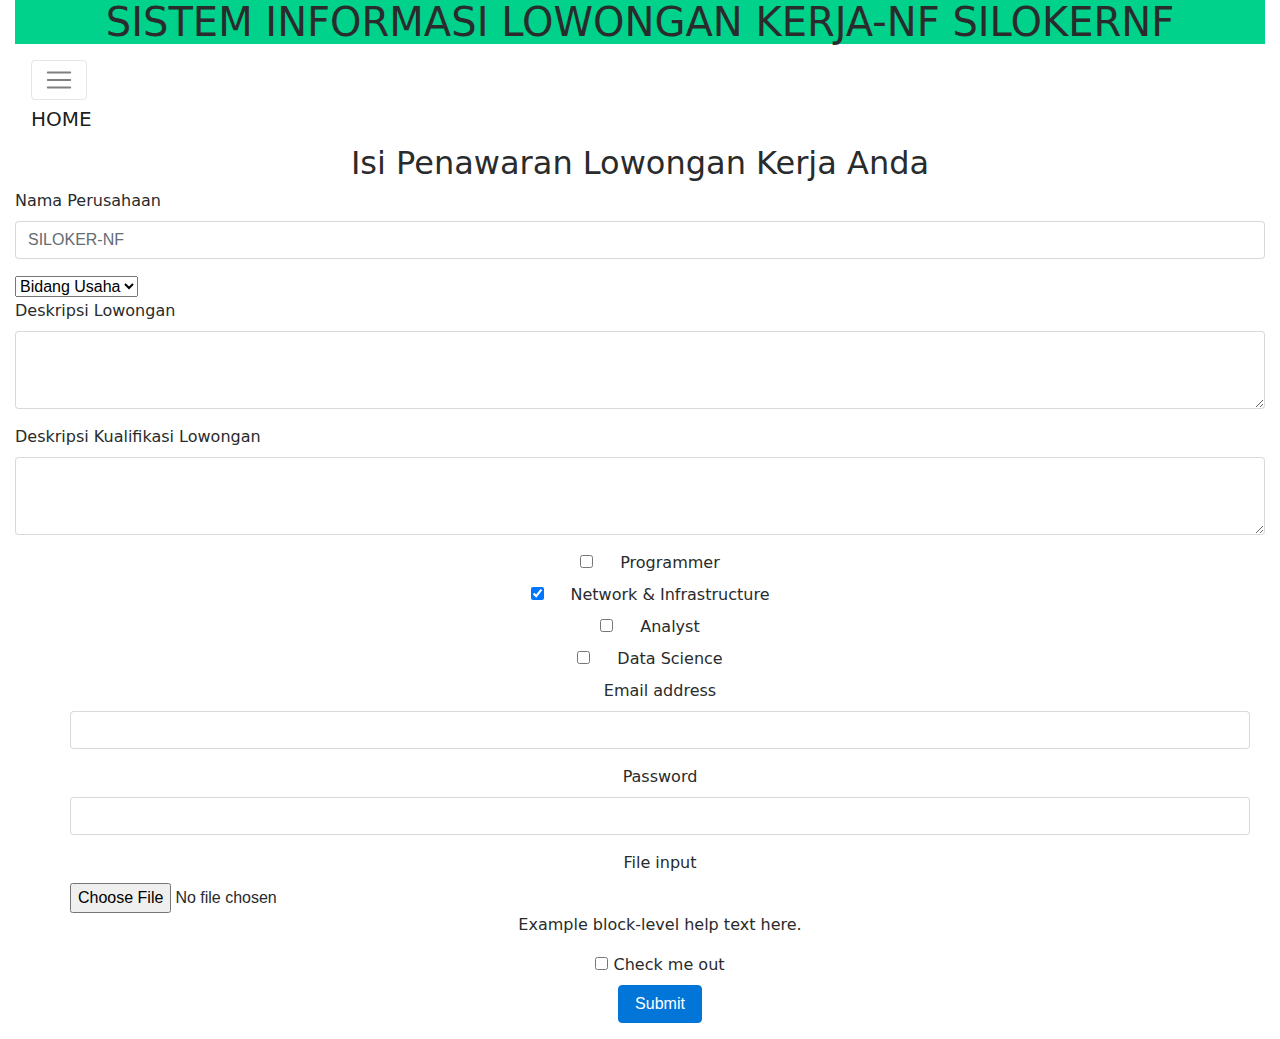
<file: Project P.web kelompok/PROJECT P.WEB-Page-4-5-6/isi-loker-4/index.html>
<!DOCTYPE html>
<html lang="en">
  <head>
    <meta charset="utf-8" />
    <meta http-equiv="X-UA-Compatible" content="IE=edge" />
    <meta name="viewport" content="width=device-width, initial-scale=1" />

    <title>ISI-LOKER-NF</title>

    <meta name="description" content="Source code generated using layoutit.com" />
    <meta name="author" content="LayoutIt!" />

    <link href="css/bootstrap.min.css" rel="stylesheet" />
    <link href="css/style.css" rel="stylesheet" />
  </head>
  <body>
    <div class="container-fluid">
      <div class="row">
        <div class="col-md-12">
          <h1 class="text-center navbar-dark" style="background-color: rgb(0, 209, 139)">SISTEM INFORMASI LOWONGAN KERJA-NF SILOKERNF</h1>
          <!-- Awal Navbar -->
          <nav class="navbar navbar-expand-lg navbar-light bg-light">
            <button class="navbar-toggler" type="button" data-toggle="collapse" data-target="#bs-example-navbar-collapse-1">
              <span class="navbar-toggler-icon"></span>
            </button>
            <a class="navbar-brand" href="#">HOME</a>
            <div class="collapse navbar-collapse" id="bs-example-navbar-collapse-1">
              <ul class="navbar-nav">
                <li class="nav-item active">
                  <a class="nav-link" href="#">LOWONGAN KERJA<span class="sr-only">(current)</span></a>
                </li>
                <li class="nav-item">
                  <a class="nav-link" href="#">ISI LOKER</a>
                </li>
                <li class="nav-item dropdown">
                  <a class="nav-link dropdown-toggle" href="http://example.com" id="navbarDropdownMenuLink" data-toggle="dropdown">Dropdown link</a>
                  <div class="dropdown-menu" aria-labelledby="navbarDropdownMenuLink">
                    <a class="dropdown-item" href="#">DAFTAR MITRA</a> <a class="dropdown-item" href="#">BERITA</a>
                    <div class="dropdown-divider"></div>
                  </div>
                </li>
              </ul>
              <form class="form-inline">
                <input class="form-control mr-sm-2" type="text" />
                <button class="btn btn-primary my-2 my-sm-0" type="submit">Search</button>
              </form>
              <ul class="navbar-nav ml-md-auto">
                <li class="nav-item active">
                  <a class="nav-link" href="#">Link <span class="sr-only">(current)</span></a>
                </li>
                <li class="nav-item dropdown">
                  <a class="nav-link dropdown-toggle" href="http://example.com" id="navbarDropdownMenuLink" data-toggle="dropdown">Dropdown link</a>
                  <div class="dropdown-menu dropdown-menu-right" aria-labelledby="navbarDropdownMenuLink">
                    <a class="dropdown-item" href="#">Action</a> <a class="dropdown-item" href="#">Another action</a> <a class="dropdown-item" href="#">Something else here</a>
                    <div class="dropdown-divider"></div>
                    <a class="dropdown-item" href="#">Separated link</a>
                  </div>
                </li>
              </ul>
            </div>
          </nav>
          <!-- Akhir Navbar -->
         <!-- Awal Form -->
		 <!-- Awal Nama Perusahaan -->
		 <h2 class="text-center">Isi Penawaran Lowongan Kerja Anda</h2>
		 <div class="mb-3">
			<label for="exampleFormControlInput1" class="form-label">Nama Perusahaan</label>
			<input type="email" class="form-control" id="exampleFormControlInput1" placeholder="SILOKER-NF">
		  </div>
		  <!-- Akhir Nama Perusahaan -->
		  <!-- AWAL SELECT BIDANG USAHA -->
		  <select class="form-select" aria-label="Default select example">
			<option selected>Bidang Usaha</option>
			<option value="1">Perbankan</option>
			<option value="2">Transportasi</option>
			<option value="3">Kesehatan</option>
		  </select>
		  <!-- AKHIR SELECT BIDANG USAHA -->
		  <!-- Deskripsi Lowongan Awal -->
		  <div class="mb-3">
			<label for="exampleFormControlTextarea1" class="form-label">Deskripsi Lowongan</label>
			<textarea class="form-control" id="exampleFormControlTextarea1" rows="3"></textarea>
		  </div>
		  <!-- Deskripsi Lowongan Akhir -->
		  <!-- Deskripsi Kualifikasi Lowongan Awal -->
		  <div class="mb-3">
			<label for="exampleFormControlTextarea1" class="form-label">Deskripsi Kualifikasi Lowongan</label>
			<textarea class="form-control" id="exampleFormControlTextarea1" rows="3"></textarea>
		  </div>
		  <!--Deskripsi Kualifikasi Lowongan Akhir  -->
		  <!-- Check Box Awal -->
		  <ul><div class="form-check text-center">
			<input class="form-check-input" type="checkbox" value="" id="flexCheckDefault">
			<label class="form-check-label" for="flexCheckDefault">
			  Programmer
			</label>
		  </div>
		  <div class="form-check text-center">
			<input class="form-check-input" type="checkbox" value="" id="flexCheckChecked" checked>
			<label class="form-check-label" for="flexCheckChecked">
			  Network & Infrastructure
			</label>
		  </div>
		  <div class="form-check text-center">
			<input class="form-check-input" type="checkbox" value="" id="flexCheckDefault">
			<label class="form-check-label" for="flexCheckDefault">
			  Analyst
			</label>
		  </div>
		  <div class="form-check text-center">
			<div class="form-check text-center">
				<input class="form-check-input" type="checkbox" value="" id="flexCheckDefault">
				<label class="form-check-label" for="flexCheckDefault">
				  Data Science
				</label>
			  </div>
			  <div class="form-check text-center">
				  </div>
		  <!--Check Box Akhir  -->
      <div class="container-fluid">
        <div class="row">
          <div class="col-md-12">
            <form role="form">
              <div class="form-group">
                <label for="exampleInputEmail1"> Email address </label>
                <input type="email" class="form-control" id="exampleInputEmail1" />
              </div>
              <div class="form-group">
                <label for="exampleInputPassword1"> Password </label>
                <input type="password" class="form-control" id="exampleInputPassword1" />
              </div>
              <div class="form-group">
                <label for="exampleInputFile"> File input </label>
                <input type="file" class="form-control-file" id="exampleInputFile" />
                <p class="help-block">Example block-level help text here.</p>
              </div>
              <div class="checkbox">
                <label> <input type="checkbox" /> Check me out </label>
              </div>
              <button type="submit" class="btn btn-primary">Submit</button>
            </form>
          </div>
        </div>
      </div>
  
      <script src="js/jquery.min.js"></script>
      <script src="js/bootstrap.min.js"></script>
      <script src="js/scripts.js"></script>
		  <!-- Akhir Form -->
        </div>
      </div>
    </div>

    <script src="js/jquery.min.js"></script>
    <script src="js/bootstrap.min.js"></script>
    <script src="js/scripts.js"></script>
  </body>
</html>
</file>
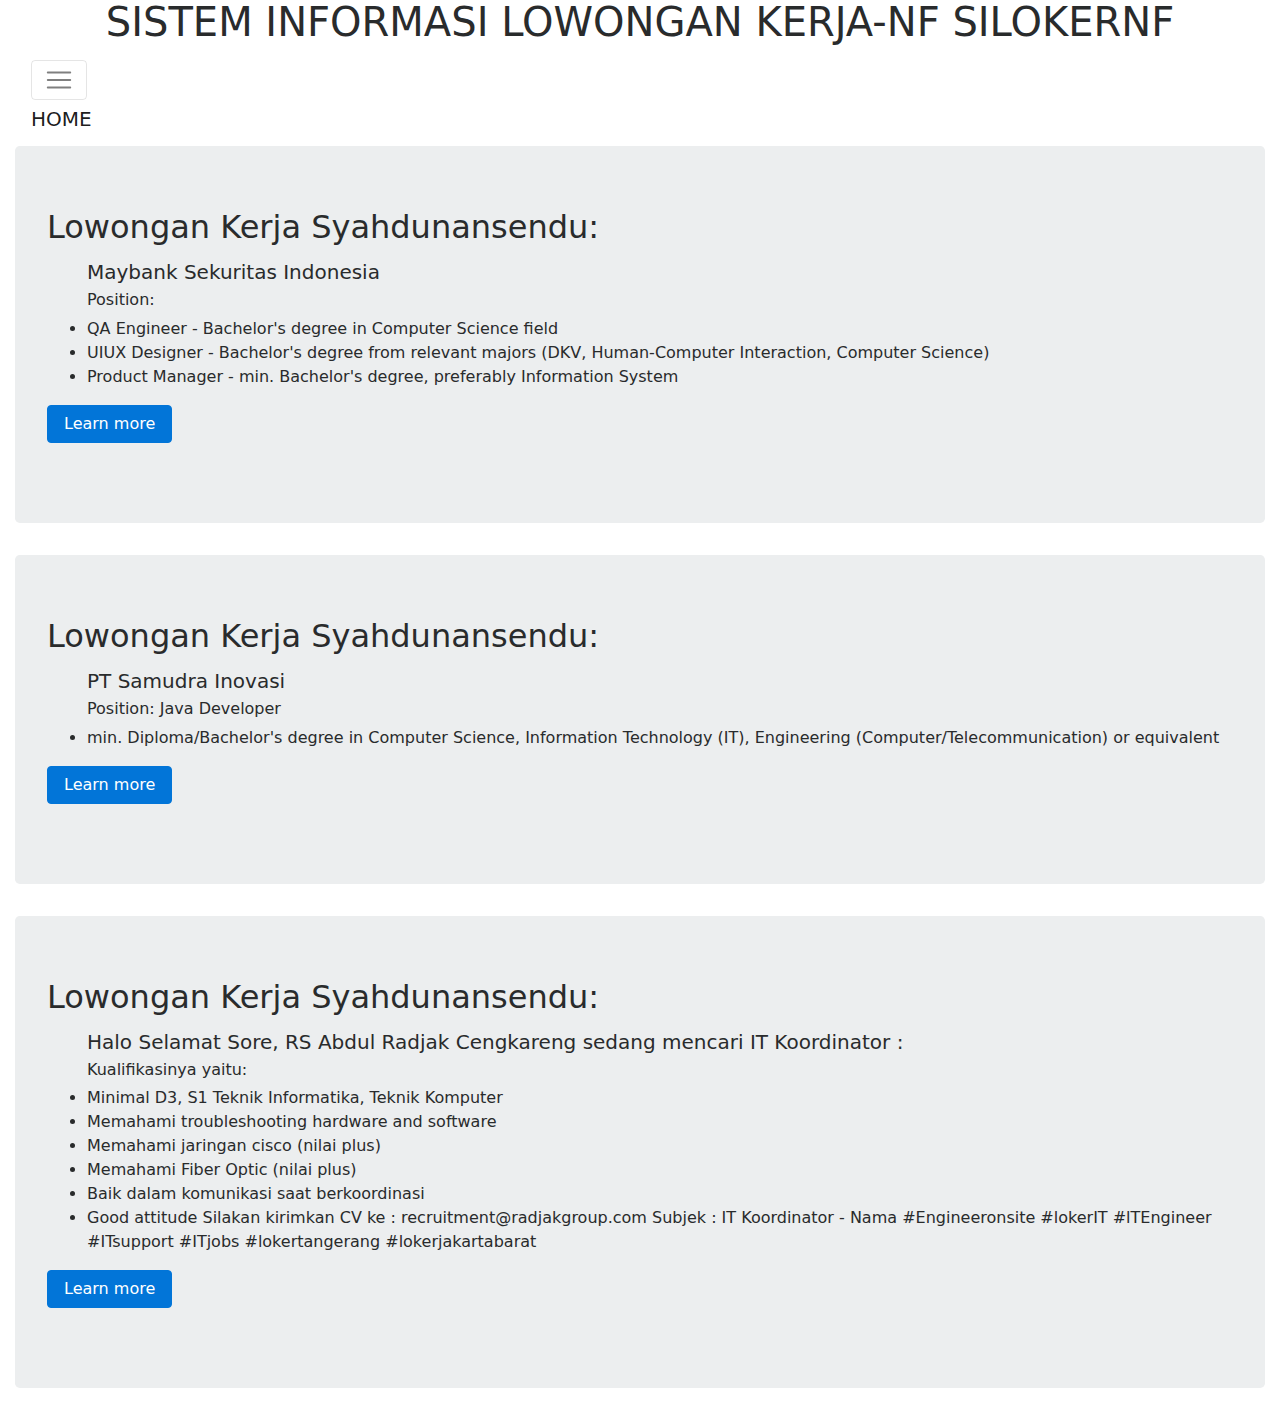
<file: Project P.web kelompok/PROJECT P.WEB-Page-4-5-6/mitra-loker-5/index.html>
<!DOCTYPE html>
<html lang="en">
  <head>
    <meta charset="utf-8">
    <meta http-equiv="X-UA-Compatible" content="IE=edge">
    <meta name="viewport" content="width=device-width, initial-scale=1">

    <title>MITRA | LOKERNF</title>

    <meta name="description" content="Source code generated using layoutit.com">
    <meta name="author" content="LayoutIt!">

    <link href="css/bootstrap.min.css" rel="stylesheet">
    <link href="css/style.css" rel="stylesheet">

  </head>
  <body>

    <div class="container-fluid">
	<div class="row">
		<div class="col-md-12">
			<h1 class="text-center">SISTEM INFORMASI LOWONGAN KERJA-NF SILOKERNF</h1>
			<!-- Awal Navbar -->
			<nav class="navbar navbar-expand-lg navbar-light bg-light">
				 
				<button class="navbar-toggler" type="button" data-toggle="collapse" data-target="#bs-example-navbar-collapse-1">
					<span class="navbar-toggler-icon"></span>
				</button> <a class="navbar-brand" href="#">HOME</a>
				<div class="collapse navbar-collapse" id="bs-example-navbar-collapse-1">
					<ul class="navbar-nav">
						<li class="nav-item active">
							 <a class="nav-link" href="#">LOWONGAN BARU<span class="sr-only">(current)</span></a>
						</li>
						<li class="nav-item">
							 <a class="nav-link" href="#">ISI LOKER</a>
						</li>
						<li class="nav-item dropdown">
							 <a class="nav-link dropdown-toggle" href="http://example.com" id="navbarDropdownMenuLink" data-toggle="dropdown">Dropdown link</a>
							<div class="dropdown-menu" aria-labelledby="navbarDropdownMenuLink">
								 <a class="dropdown-item" href="#">DAFTAR MITRA</a> <a class="dropdown-item" href="#">BERITA</a> 
							</div>
						</li>
					</ul>
					<form class="form-inline">
						<input class="form-control mr-sm-2" type="text"> 
						<button class="btn btn-primary my-2 my-sm-0" type="submit">
							Search
						</button>
					</form>
					<ul class="navbar-nav ml-md-auto">
					</ul>
				</div>
			</nav>
			<!-- Akhir Navbar -->
			<!-- Jumbotron awal -->
			<!-- Jumbotron 1 -->
			<div class="jumbotron">
				<h2>
					Lowongan Kerja Syahdunansendu:
				</h2>
				<p>
					<ul>
						<h5>Maybank Sekuritas Indonesia</h5>
						<h6>Position:</h6>
						<li>QA Engineer - Bachelor's degree in Computer Science field</li>
						<li>UIUX Designer - Bachelor's degree from relevant majors (DKV, Human-Computer Interaction, Computer Science)</li>
						<li>Product Manager - min. Bachelor's degree, preferably Information System</li>
					</ul>
				</p>
				<p>
					<a class="btn btn-primary btn-large" href="index1.html">Learn more</a>
				</p>
			</div>
			<!-- Akhir Jumbotron1 -->
			<!-- Awal Jumbotron2 -->
			<div class="jumbotron">
				<h2>
					Lowongan Kerja Syahdunansendu:
				</h2>
				<p>
					<ul>
						<h5>PT Samudra Inovasi</h5>
						<h6>Position: Java Developer</h6> 
						<li>min. Diploma/Bachelor's degree in Computer Science, Information Technology (IT), Engineering (Computer/Telecommunication) or equivalent
					</ul>
				</p>
				<p>
					<a class="btn btn-primary btn-large" href="">Learn more</a>
				</p>
			</div>
			<!-- Akhir Jumbotron2 -->
			<!-- Awal Jumbotroon3 -->
			<div class="jumbotron">
				<h2>
					Lowongan Kerja Syahdunansendu:
				</h2>
				<p>
					<ul>
						<h5>Halo Selamat Sore, RS Abdul Radjak Cengkareng sedang mencari IT Koordinator :</h5>

						<h6>Kualifikasinya yaitu:</h6>
						<li> Minimal D3, S1 Teknik Informatika, Teknik Komputer
						<li> Memahami troubleshooting hardware and software
						<li>Memahami jaringan cisco (nilai plus)
						<li>Memahami Fiber Optic (nilai plus)
						<li>Baik dalam komunikasi saat berkoordinasi
						<li>Good attitude

						Silakan kirimkan CV ke :
						recruitment@radjakgroup.com
						Subjek : IT Koordinator - Nama

						#Engineeronsite #lokerIT #lTEngineer #ITsupport #ITjobs #lokertangerang #lokerjakartabarat
					</ul>
				</p>
				<p>
					<a class="btn btn-primary btn-large" href="#">Learn more</a>
				</p>
			</div>
			<!-- Akhir Jumbotron3 -->
		</div>
	</div>
</div>

    <script src="js/jquery.min.js"></script>
    <script src="js/bootstrap.min.js"></script>
    <script src="js/scripts.js"></script>
  </body>
</html>
</file>
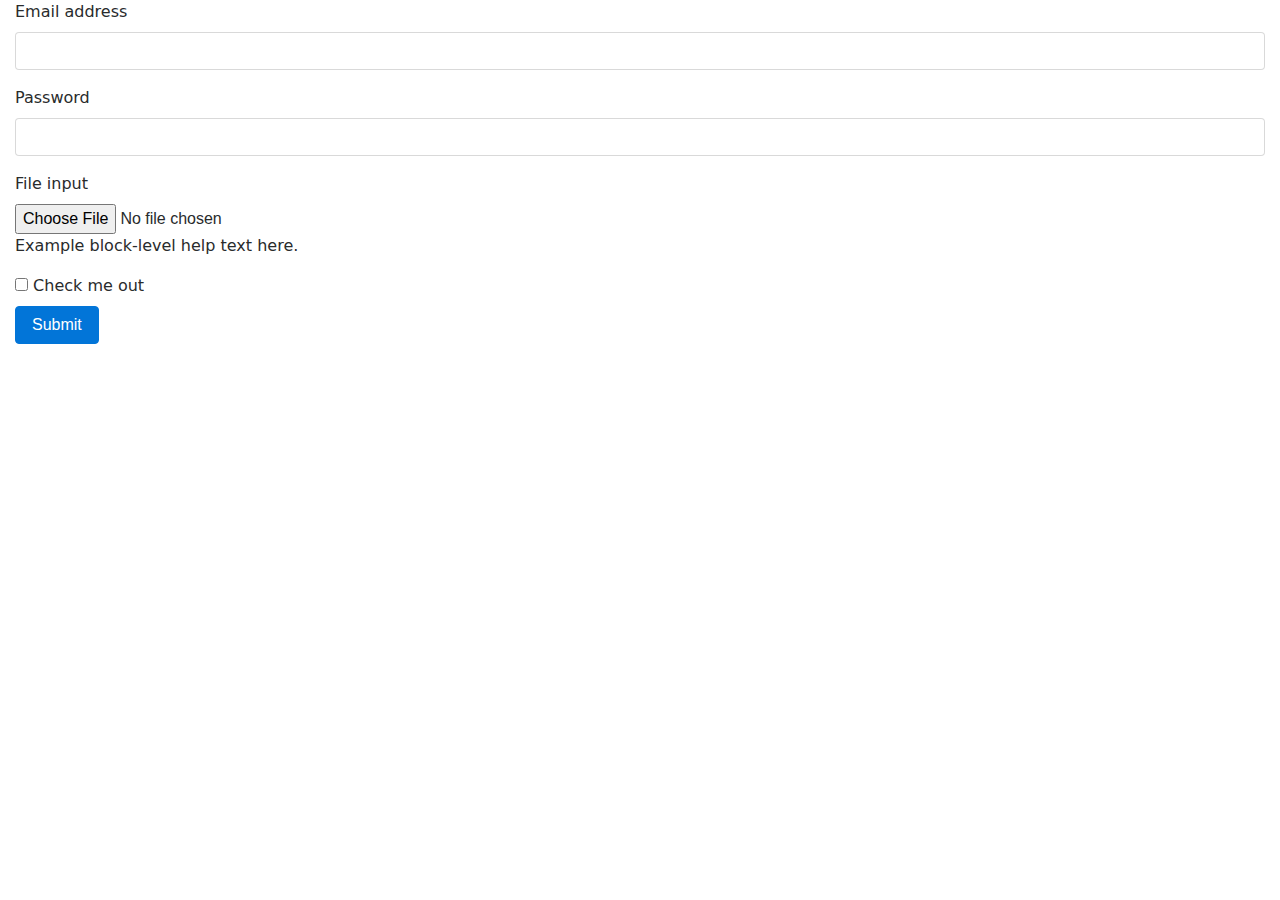
<file: Project P.web kelompok/PROJECT P.WEB-Page-4-5-6/isi-loker-4/src/index.html>
<!DOCTYPE html>
<html lang="en">
  <head>
    <meta charset="utf-8" />
    <meta http-equiv="X-UA-Compatible" content="IE=edge" />
    <meta name="viewport" content="width=device-width, initial-scale=1" />

    <title>Bootstrap 4, from LayoutIt!</title>

    <meta name="description" content="Source code generated using layoutit.com" />
    <meta name="author" content="LayoutIt!" />

    <link href="css/bootstrap.min.css" rel="stylesheet" />
    <link href="css/style.css" rel="stylesheet" />
  </head>
  <body>
    <div class="container-fluid">
      <div class="row">
        <div class="col-md-12">
          <form role="form">
            <div class="form-group">
              <label for="exampleInputEmail1"> Email address </label>
              <input type="email" class="form-control" id="exampleInputEmail1" />
            </div>
            <div class="form-group">
              <label for="exampleInputPassword1"> Password </label>
              <input type="password" class="form-control" id="exampleInputPassword1" />
            </div>
            <div class="form-group">
              <label for="exampleInputFile"> File input </label>
              <input type="file" class="form-control-file" id="exampleInputFile" />
              <p class="help-block">Example block-level help text here.</p>
            </div>
            <div class="checkbox">
              <label> <input type="checkbox" /> Check me out </label>
            </div>
            <button type="submit" class="btn btn-primary">Submit</button>
          </form>
        </div>
      </div>
    </div>

    <script src="js/jquery.min.js"></script>
    <script src="js/bootstrap.min.js"></script>
    <script src="js/scripts.js"></script>
  </body>
</html>
</file>
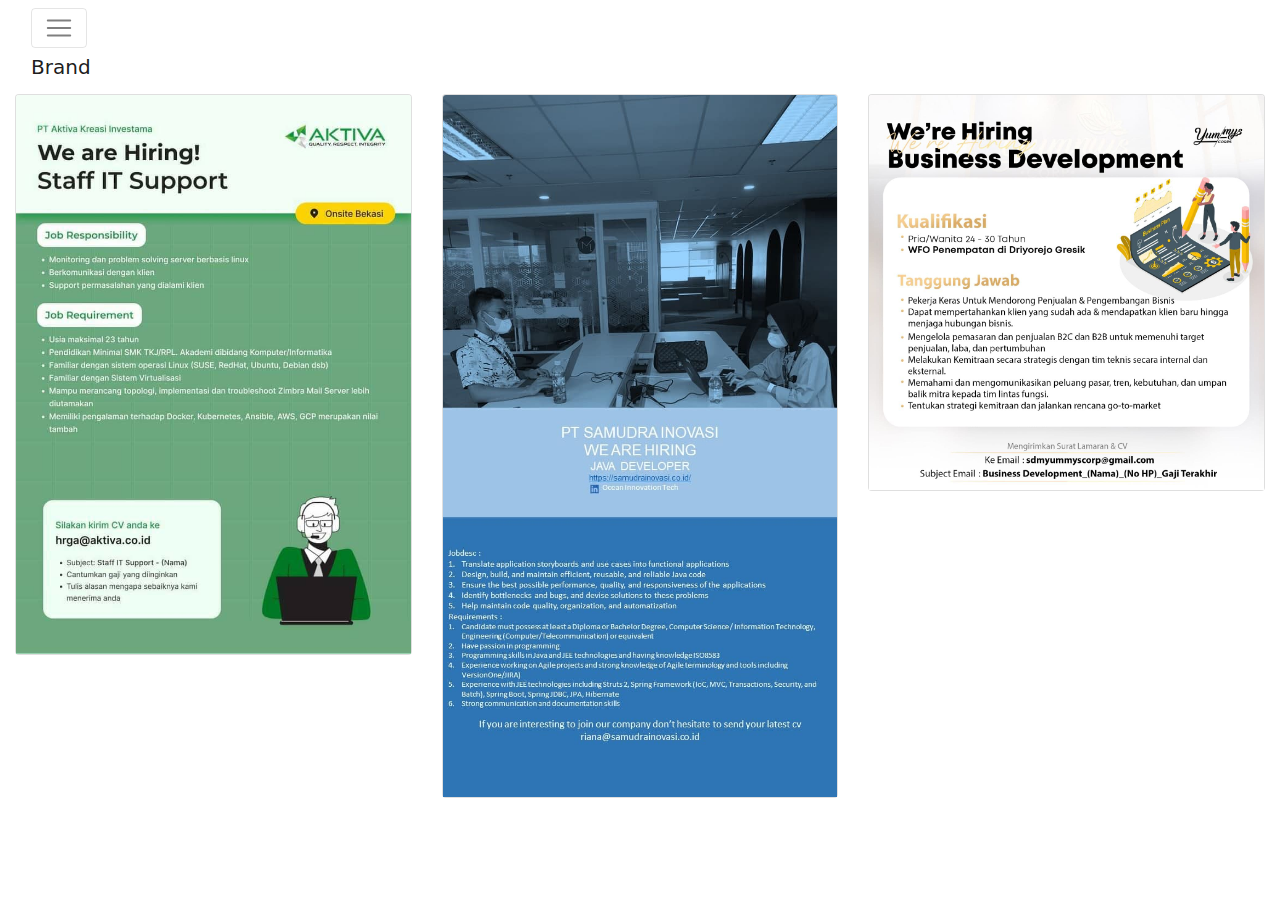
<file: Project P.web kelompok/PROJECT P.WEB-Page-4-5-6/mitra-loker-5/link-loker/index.html>
<!DOCTYPE html>
<html lang="en">
  <head>
    <meta charset="utf-8" />
    <meta http-equiv="X-UA-Compatible" content="IE=edge" />
    <meta name="viewport" content="width=device-width, initial-scale=1" />

    <title>LINK Syahdunansendu LOKERNF</title>

    <meta name="description" content="Source code generated using layoutit.com" />
    <meta name="author" content="LayoutIt!" />

    <link href="css/bootstrap.min.css" rel="stylesheet" />
    <link href="css/style.css" rel="stylesheet" />
  </head>
  <body>
    <div class="container-fluid">
      <div class="row">
        <div class="col-md-12">
          <!-- nav awal -->
          <nav class="navbar navbar-expand-lg navbar-light bg-light">
            <button class="navbar-toggler" type="button" data-toggle="collapse" data-target="#bs-example-navbar-collapse-1">
              <span class="navbar-toggler-icon"></span>
            </button>
            <a class="navbar-brand" href="#">Brand</a>
            <div class="collapse navbar-collapse" id="bs-example-navbar-collapse-1">
              <ul class="navbar-nav">
                <li class="nav-item active">
                  <a class="nav-link" href="#">Link <span class="sr-only">(current)</span></a>
                </li>
                <li class="nav-item">
                  <a class="nav-link" href="#">Link</a>
                </li>
                <li class="nav-item dropdown">
                  <a class="nav-link dropdown-toggle" href="http://example.com" id="navbarDropdownMenuLink" data-toggle="dropdown">Dropdown link</a>
                  <div class="dropdown-menu" aria-labelledby="navbarDropdownMenuLink">
                    <a class="dropdown-item" href="#">Action</a> <a class="dropdown-item" href="#">Another action</a> <a class="dropdown-item" href="#">Something else here</a>
                    <div class="dropdown-divider"></div>
                    <a class="dropdown-item" href="#">Separated link</a>
                  </div>
                </li>
              </ul>
              <form class="form-inline">
                <input class="form-control mr-sm-2" type="text" />
                <button class="btn btn-primary my-2 my-sm-0" type="submit">Search</button>
              </form>
              <ul class="navbar-nav ml-md-auto">
                <li class="nav-item active">
                  <a class="nav-link" href="#">Link <span class="sr-only">(current)</span></a>
                </li>
                <li class="nav-item dropdown">
                  <a class="nav-link dropdown-toggle" href="http://example.com" id="navbarDropdownMenuLink" data-toggle="dropdown">Dropdown link</a>
                  <div class="dropdown-menu dropdown-menu-right" aria-labelledby="navbarDropdownMenuLink">
                    <a class="dropdown-item" href="#">Action</a> <a class="dropdown-item" href="#">Another action</a> <a class="dropdown-item" href="#">Something else here</a>
                    <div class="dropdown-divider"></div>
                    <a class="dropdown-item" href="#">Separated link</a>
                  </div>
                </li>
              </ul>
            </div>
          </nav>
          <!-- nav akhir -->
          <div class="row justify-content-center">
            <!-- awal media loker1 -->
            <div class="col-md-4">
              <div class="card">
                <img src="img/loker1.jpg" class="card-img-top" alt="loker1"/>
              </div>
            </div>
            <!--akhir media loker1  -->
            <!-- awal media loker2 -->
            <div class="col-md-4">
              <div class="card">
                <img src="img/loker2.jpg" class="card-img-top" alt="Buku 1" />
              </div>
            </div>
            <!-- akhir media loker2 -->
            <!-- awal media loker3 -->
            <div class="col-md-4">
              <div class="card">
                <img src="img/loker3.jpg" class="card-img-top" alt="Buku 1" />
              </div>
            </div>
            <!-- akhir media loker3 -->
          </div>
        </div>
      </div>
    </div>

    <script src="js/jquery.min.js"></script>
    <script src="js/bootstrap.min.js"></script>
    <script src="js/scripts.js"></script>
  </body>
</html>
</file>
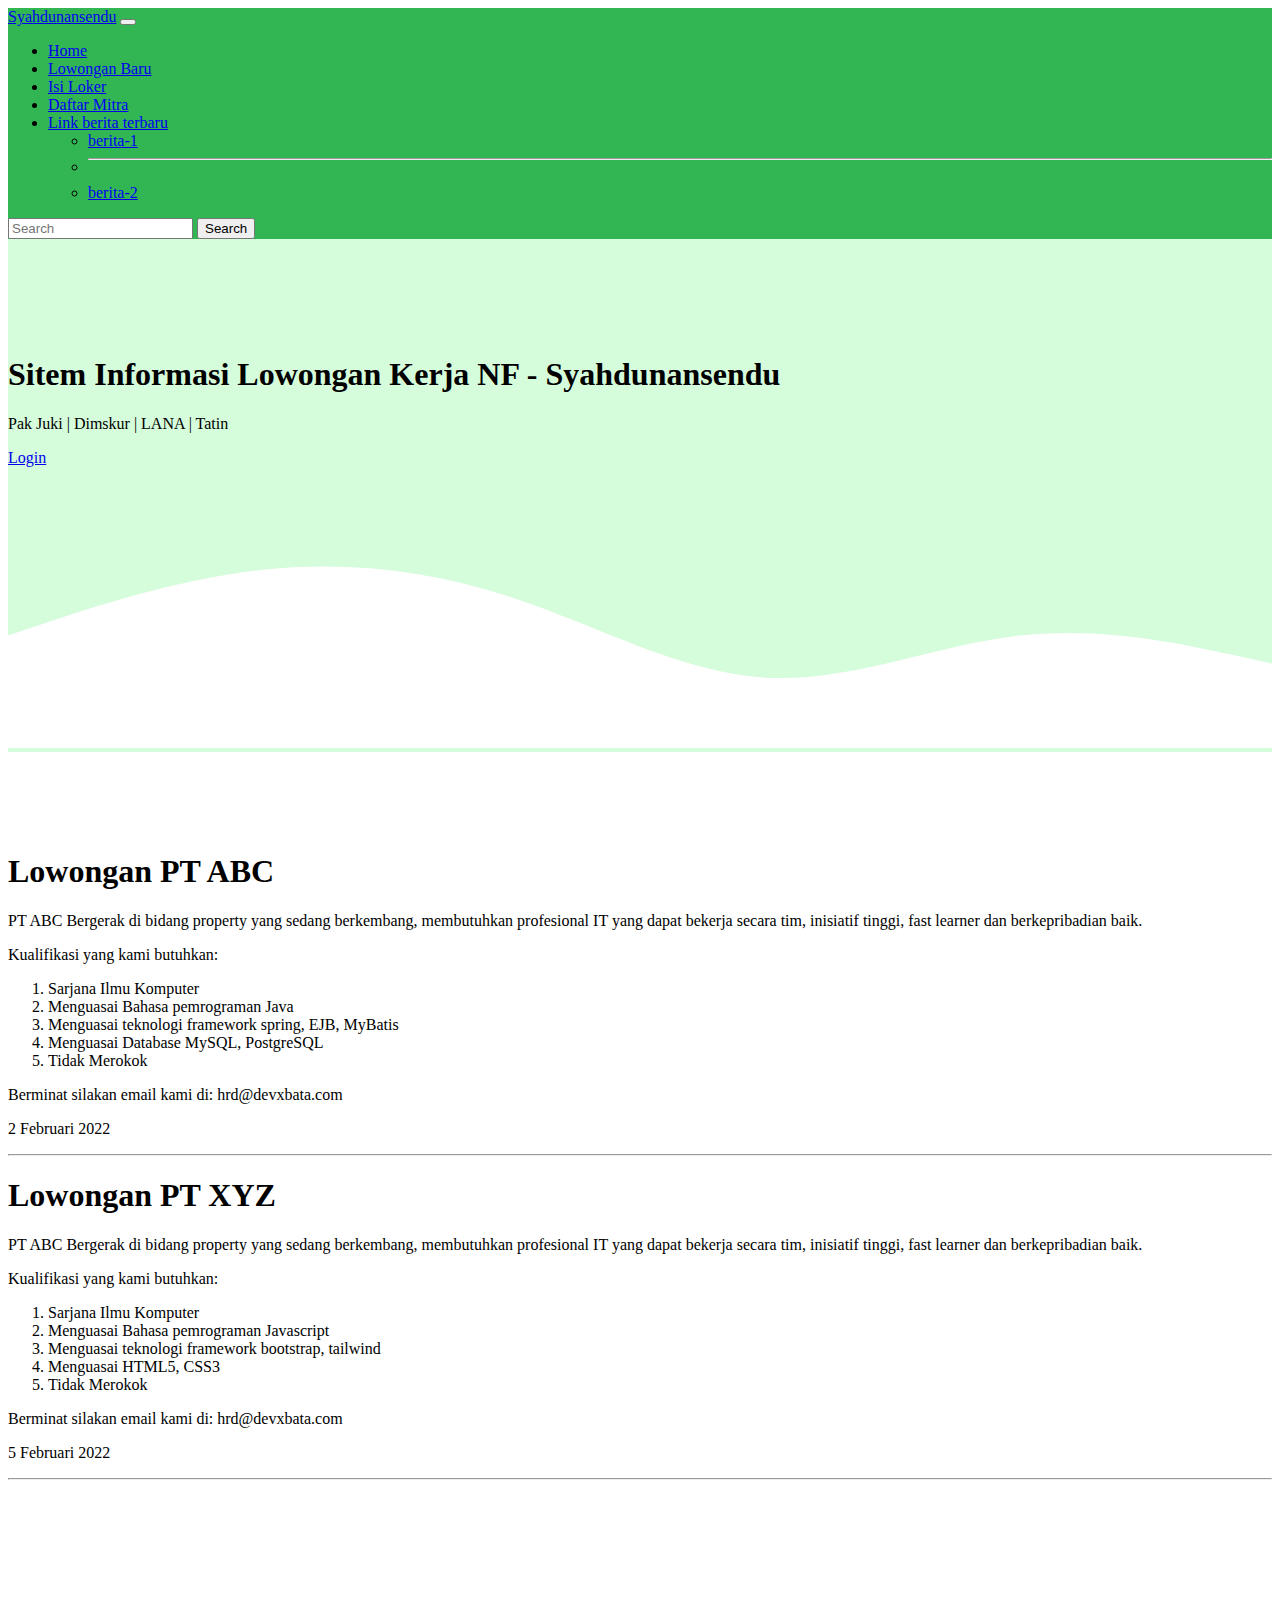
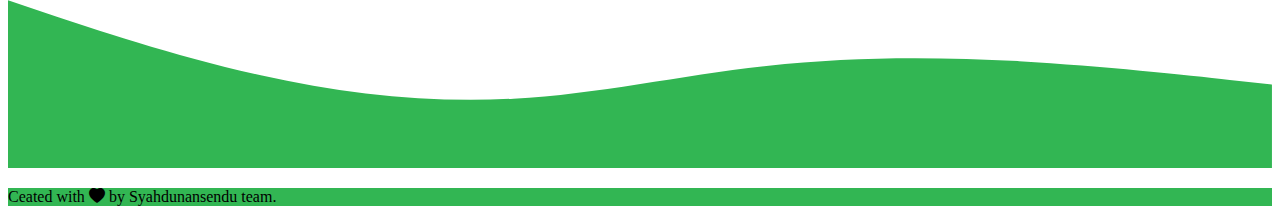
<file: detail.html>
<!DOCTYPE html>
<html lang="en">
  <head>
    <!-- Required meta tags -->
    <meta charset="utf-8" />
    <meta name="viewport" content="width=device-width, initial-scale=1" />

    <!-- Bootstrap CSS -->
    <link href="https://cdn.jsdelivr.net/npm/bootstrap@5.1.3/dist/css/bootstrap.min.css" rel="stylesheet" integrity="sha384-1BmE4kWBq78iYhFldvKuhfTAU6auU8tT94WrHftjDbrCEXSU1oBoqyl2QvZ6jIW3" crossorigin="anonymous" />
    <link rel="stylesheet" href="https://cdn.jsdelivr.net/npm/bootstrap-icons@1.7.2/font/bootstrap-icons.css" />
    <link rel="stylesheet" href="style.css" />

    <title>detail_loker | Syahdunansendu</title>
  </head>
  <body>
    <!-- Navbar -->
    <nav class="navbar navbar-expand-lg navbar-dark shadow-sm fixed-top" style="background-color: #32b653">
      <div class="container">
        <a class="navbar-brand" href="#">Syahdunansendu</a>
        <button class="navbar-toggler" type="button" data-bs-toggle="collapse" data-bs-target="#navbarSupportedContent" aria-controls="navbarSupportedContent" aria-expanded="false" aria-label="Toggle navigation">
          <span class="navbar-toggler-icon"></span>
        </button>
        <div class="collapse navbar-collapse" id="navbarSupportedContent">
          <ul class="navbar-nav ms-start">
            <li class="nav-item">
              <a class="nav-link active" aria-current="page" href="index.html">Home</a>
            </li>
            <li class="nav-item">
              <a class="nav-link" href="lowongan.html">Lowongan Baru</a>
            </li>
            <li class="nav-item">
              <a class="nav-link" href="Project P.web kelompok/PROJECT P.WEB-Page-4-5-6/isi-loker-4/index.html">Isi Loker</a>
            </li>
            <li class="nav-item">
              <a class="nav-link" href="Project P.web kelompok/PROJECT P.WEB-Page-4-5-6/mitra-loker-5/index.html">Daftar Mitra</a>
            </li>
            <li class="nav-item dropdown">
              <a class="nav-link dropdown-toggle" href="#" id="navbarDropdown" role="button" data-bs-toggle="dropdown" aria-expanded="false"> Link berita terbaru </a>
              <ul class="dropdown-menu" aria-labelledby="navbarDropdown">
                <li><a class="dropdown-item" href="index.html#berita">berita-1</a></li>
                <li><hr class="dropdown-divider" /></li>
                <li><a class="dropdown-item" href="index.html#berita">berita-2</a></li>
              </ul>
            </li>
          </ul>
          <form class="d-flex ms-auto">
            <input class="form-control me-2" type="search" placeholder="Search" aria-label="Search" />
            <button class="btn btn-outline-warning" type="submit">Search</button>
          </form>
        </div>
      </div>
    </nav>
    <!-- Akhir Navbar -->

    <!-- Jumbotron -->
    <section class="jumbotron atas text-center">
      <h1 class="display-6">Sitem Informasi Lowongan Kerja NF - Syahdunansendu</h1>
      <p class="lead">Pak Juki | Dimskur | LANA | Tatin</p>
      <a class="btn btn-warning btn-xl mt-2" href="AdminLTE-3.2.0-rc/login.html" role="button">Login</a>
      <svg xmlns="http://www.w3.org/2000/svg" viewBox="0 0 1440 320">
        <path
          fill="#ffffff"
          fill-opacity="1"
          d="M0,192L48,176C96,160,192,128,288,117.3C384,107,480,117,576,149.3C672,181,768,235,864,240C960,245,1056,203,1152,192C1248,181,1344,203,1392,213.3L1440,224L1440,320L1392,320C1344,320,1248,320,1152,320C1056,320,960,320,864,320C768,320,672,320,576,320C480,320,384,320,288,320C192,320,96,320,48,320L0,320Z"
        ></path>
      </svg>
    </section>
    <!-- Akhir Jumbotron -->

    <!-- content -->
    <section id="content">
      <div class="jumbotron jumbotron-fluid">
        <div class="container">
          <h1 class="display-6">Lowongan PT ABC</h1>
          <p>PT ABC Bergerak di bidang property yang sedang berkembang, membutuhkan profesional IT yang dapat bekerja secara tim, inisiatif tinggi, fast learner dan berkepribadian baik.</p>
          <p>Kualifikasi yang kami butuhkan:</p>
          <ol>
            <li>Sarjana Ilmu Komputer</li>
            <li>Menguasai Bahasa pemrograman Java</li>
            <li>Menguasai teknologi framework spring, EJB, MyBatis</li>
            <li>Menguasai Database MySQL, PostgreSQL</li>
            <li>Tidak Merokok</li>
          </ol>
          <p>Berminat silakan email kami di: hrd@devxbata.com</p>
          <p>2 Februari 2022</p>
        </div>
        <hr />
      </div>
      <div class="jumbotron jumbotron-fluid">
        <div class="container">
          <h1 class="display-6">Lowongan PT XYZ</h1>
          <p>PT ABC Bergerak di bidang property yang sedang berkembang, membutuhkan profesional IT yang dapat bekerja secara tim, inisiatif tinggi, fast learner dan berkepribadian baik.</p>
          <p>Kualifikasi yang kami butuhkan:</p>
          <ol>
            <li>Sarjana Ilmu Komputer</li>
            <li>Menguasai Bahasa pemrograman Javascript</li>
            <li>Menguasai teknologi framework bootstrap, tailwind</li>
            <li>Menguasai HTML5, CSS3</li>
            <li>Tidak Merokok</li>
          </ol>
          <p>Berminat silakan email kami di: hrd@devxbata.com</p>
          <p>5 Februari 2022</p>
        </div>
        <hr />
      </div>

      <svg xmlns="http://www.w3.org/2000/svg" viewBox="0 0 1440 320">
        <path
          fill="#32b653"
          fill-opacity="1"
          d="M0,128L48,144C96,160,192,192,288,213.3C384,235,480,245,576,240C672,235,768,213,864,202.7C960,192,1056,192,1152,197.3C1248,203,1344,213,1392,218.7L1440,224L1440,320L1392,320C1344,320,1248,320,1152,320C1056,320,960,320,864,320C768,320,672,320,576,320C480,320,384,320,288,320C192,320,96,320,48,320L0,320Z"
        ></path>
      </svg>
    </section>
    <!-- akhir content -->

    <!-- Footer -->
    <footer class="text-white text-center pb-5">
      <p>Ceated with <i class="bi bi-heart-fill text-danger"></i> by Syahdunansendu team.</p>
    </footer>

    <!-- Akhir Footer -->

    <!-- Option 1: Bootstrap Bundle with Popper -->
    <script src="https://cdn.jsdelivr.net/npm/bootstrap@5.1.3/dist/js/bootstrap.bundle.min.js" integrity="sha384-ka7Sk0Gln4gmtz2MlQnikT1wXgYsOg+OMhuP+IlRH9sENBO0LRn5q+8nbTov4+1p" crossorigin="anonymous"></script>
  </body>
</html>
</file>
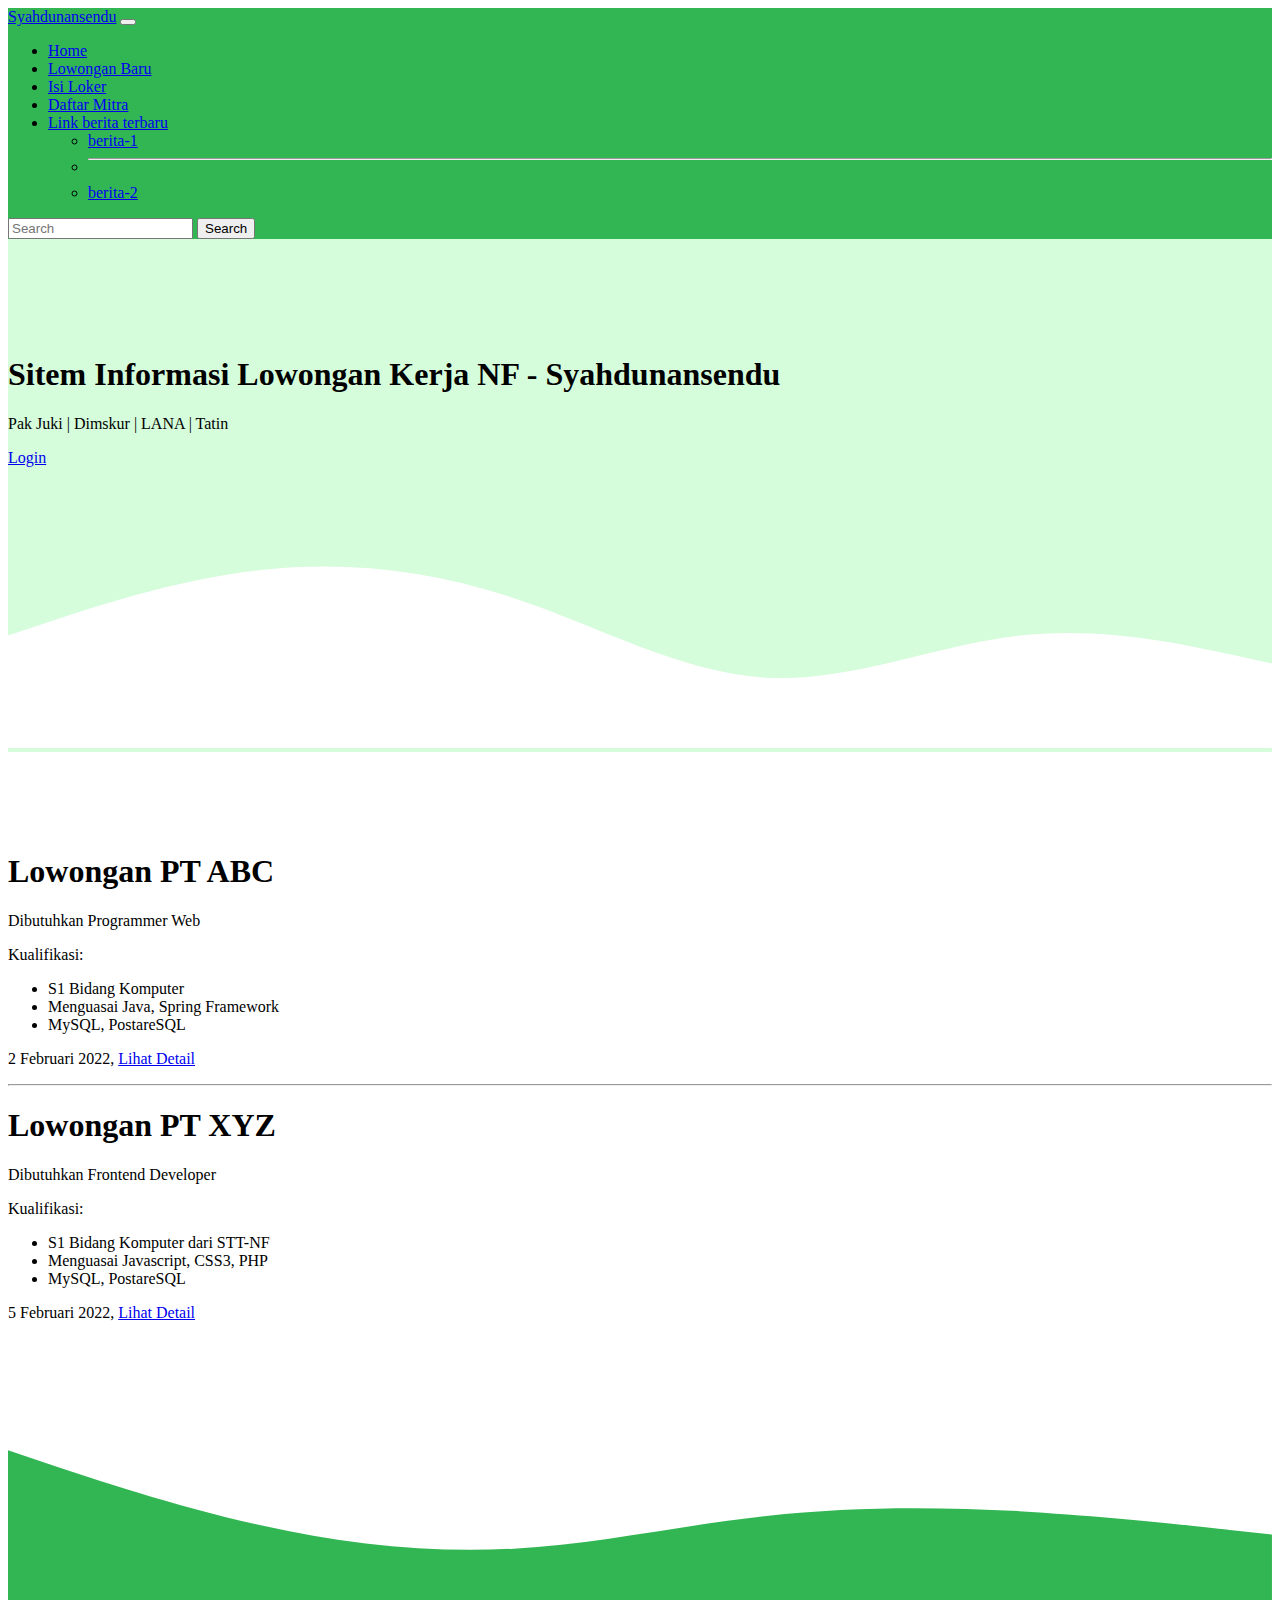
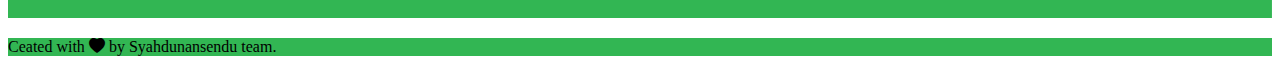
<file: lowongan.html>
<!DOCTYPE html>
<html lang="en">
  <head>
    <!-- Required meta tags -->
    <meta charset="utf-8" />
    <meta name="viewport" content="width=device-width, initial-scale=1" />

    <!-- Bootstrap CSS -->
    <link href="https://cdn.jsdelivr.net/npm/bootstrap@5.1.3/dist/css/bootstrap.min.css" rel="stylesheet" integrity="sha384-1BmE4kWBq78iYhFldvKuhfTAU6auU8tT94WrHftjDbrCEXSU1oBoqyl2QvZ6jIW3" crossorigin="anonymous" />
    <link rel="stylesheet" href="https://cdn.jsdelivr.net/npm/bootstrap-icons@1.7.2/font/bootstrap-icons.css" />
    <link rel="stylesheet" href="style.css" />

    <title>lowongan_loker | Syahdunansendu</title>
  </head>
  <body>
    <!-- Navbar -->
    <nav class="navbar navbar-expand-lg navbar-dark shadow-sm fixed-top" style="background-color: #32b653">
      <div class="container">
        <a class="navbar-brand" href="#">Syahdunansendu</a>
        <button class="navbar-toggler" type="button" data-bs-toggle="collapse" data-bs-target="#navbarSupportedContent" aria-controls="navbarSupportedContent" aria-expanded="false" aria-label="Toggle navigation">
          <span class="navbar-toggler-icon"></span>
        </button>
        <div class="collapse navbar-collapse" id="navbarSupportedContent">
          <ul class="navbar-nav ms-start">
            <li class="nav-item">
              <a class="nav-link active" aria-current="page" href="index.html">Home</a>
            </li>
            <li class="nav-item">
              <a class="nav-link" href="lowongan.html">Lowongan Baru</a>
            </li>
            <li class="nav-item">
              <a class="nav-link" href="Project P.web kelompok/PROJECT P.WEB-Page-4-5-6/isi-loker-4/index.html">Isi Loker</a>
            </li>
            <li class="nav-item">
              <a class="nav-link" href="Project P.web kelompok/PROJECT P.WEB-Page-4-5-6/mitra-loker-5/index.html">Daftar Mitra</a>
            </li>
            <li class="nav-item dropdown">
              <a class="nav-link dropdown-toggle" href="#" id="navbarDropdown" role="button" data-bs-toggle="dropdown" aria-expanded="false"> Link berita terbaru </a>
              <ul class="dropdown-menu" aria-labelledby="navbarDropdown">
                <li><a class="dropdown-item" href="index.html#berita">berita-1</a></li>
                <li><hr class="dropdown-divider" /></li>
                <li><a class="dropdown-item" href="index.html#berita">berita-2</a></li>
              </ul>
            </li>
          </ul>
          <form class="d-flex ms-auto">
            <input class="form-control me-2" type="search" placeholder="Search" aria-label="Search" />
            <button class="btn btn-outline-warning" type="submit">Search</button>
          </form>
        </div>
      </div>
    </nav>
    <!-- Akhir Navbar -->

    <!-- Jumbotron -->
    <section class="jumbotron atas text-center">
      <h1 class="display-6">Sitem Informasi Lowongan Kerja NF - Syahdunansendu</h1>
      <p class="lead">Pak Juki | Dimskur | LANA | Tatin</p>
      <a class="btn btn-warning btn-xl mt-2" href="AdminLTE-3.2.0-rc/login.html" role="button">Login</a>
      <svg xmlns="http://www.w3.org/2000/svg" viewBox="0 0 1440 320">
        <path
          fill="#ffffff"
          fill-opacity="1"
          d="M0,192L48,176C96,160,192,128,288,117.3C384,107,480,117,576,149.3C672,181,768,235,864,240C960,245,1056,203,1152,192C1248,181,1344,203,1392,213.3L1440,224L1440,320L1392,320C1344,320,1248,320,1152,320C1056,320,960,320,864,320C768,320,672,320,576,320C480,320,384,320,288,320C192,320,96,320,48,320L0,320Z"
        ></path>
      </svg>
    </section>
    <!-- Akhir Jumbotron -->

    <!-- content -->
    <section id="content">
      <div class="jumbotron jumbotron-fluid">
        <div class="container">
          <h1 class="display-6">Lowongan PT ABC</h1>
          <p class="lead">Dibutuhkan Programmer Web</p>
          <p class="lead">Kualifikasi:</p>
          <ul>
            <li>S1 Bidang Komputer</li>
            <li>Menguasai Java, Spring Framework</li>
            <li>MySQL, PostareSQL</li>
          </ul>
          <p>2 Februari 2022, <a href="detail.html">Lihat Detail</a></p>
        </div>
        <hr />
      </div>
      <div class="jumbotron jumbotron-fluid">
        <div class="container">
          <h1 class="display-6">Lowongan PT XYZ</h1>
          <p class="lead">Dibutuhkan Frontend Developer</p>
          <p class="lead">Kualifikasi:</p>
          <ul>
            <li>S1 Bidang Komputer dari STT-NF</li>
            <li>Menguasai Javascript, CSS3, PHP</li>
            <li>MySQL, PostareSQL</li>
          </ul>
          <p>5 Februari 2022, <a href="detail.html">Lihat Detail</a></p>
        </div>
      </div>
      <svg xmlns="http://www.w3.org/2000/svg" viewBox="0 0 1440 320">
        <path
          fill="#32b653"
          fill-opacity="1"
          d="M0,128L48,144C96,160,192,192,288,213.3C384,235,480,245,576,240C672,235,768,213,864,202.7C960,192,1056,192,1152,197.3C1248,203,1344,213,1392,218.7L1440,224L1440,320L1392,320C1344,320,1248,320,1152,320C1056,320,960,320,864,320C768,320,672,320,576,320C480,320,384,320,288,320C192,320,96,320,48,320L0,320Z"
        ></path>
      </svg>
    </section>
    <!-- akhir content -->

    <!-- Footer -->
    <footer class="text-white text-center pb-5">
      <p>Ceated with <i class="bi bi-heart-fill text-danger"></i> by Syahdunansendu team.</p>
    </footer>

    <!-- Akhir Footer -->

    <!-- Option 1: Bootstrap Bundle with Popper -->
    <script src="https://cdn.jsdelivr.net/npm/bootstrap@5.1.3/dist/js/bootstrap.bundle.min.js" integrity="sha384-ka7Sk0Gln4gmtz2MlQnikT1wXgYsOg+OMhuP+IlRH9sENBO0LRn5q+8nbTov4+1p" crossorigin="anonymous"></script>
  </body>
</html>
</file>
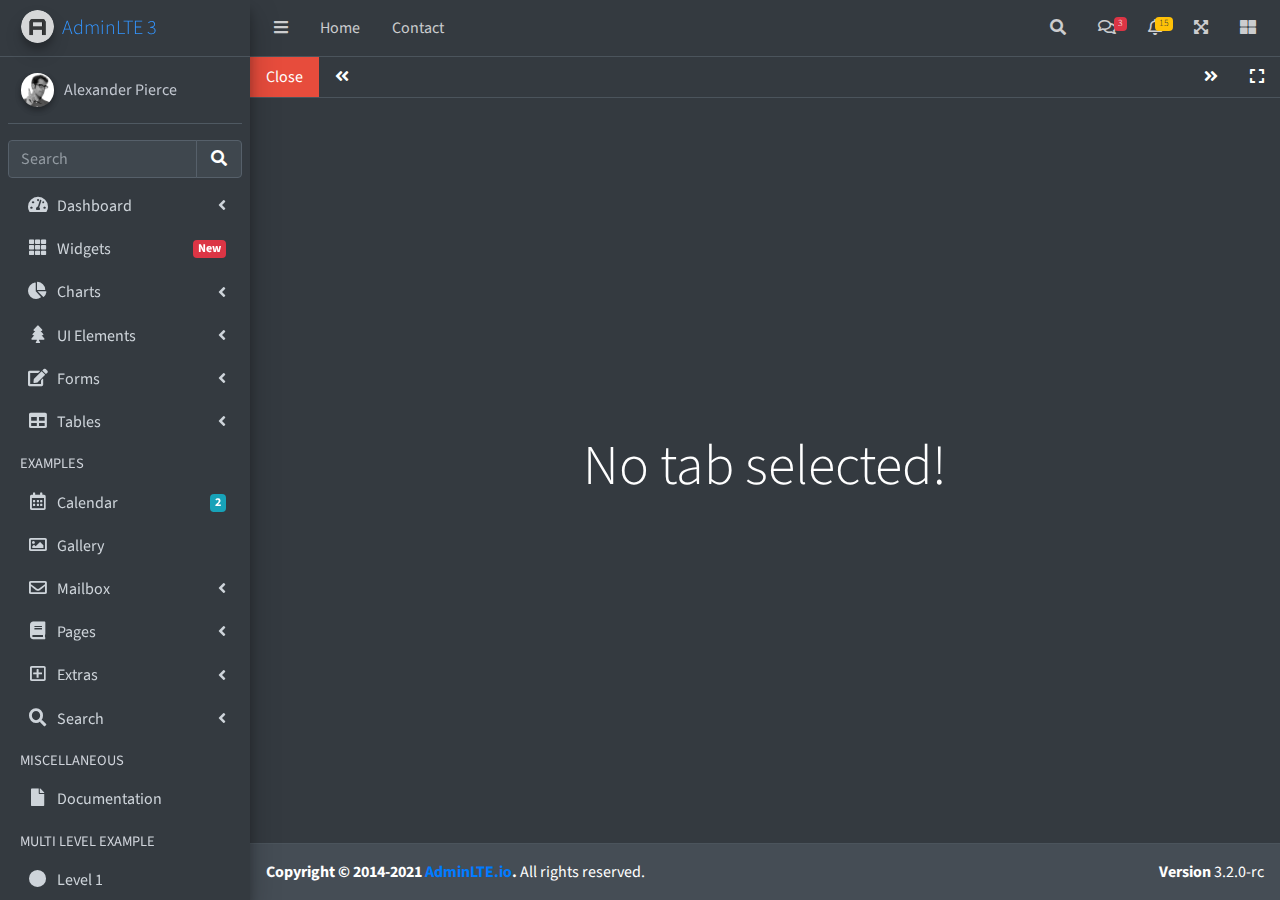
<file: AdminLTE-3.2.0-rc/iframe-dark.html>
<!DOCTYPE html>
<html lang="en">
<head>
  <meta charset="utf-8">
  <meta name="viewport" content="width=device-width, initial-scale=1">
  <title>AdminLTE 3 | Tabbed IFrames</title>

  <!-- Google Font: Source Sans Pro -->
  <link rel="stylesheet" href="https://fonts.googleapis.com/css?family=Source+Sans+Pro:300,400,400i,700&display=fallback">
  <!-- Font Awesome -->
  <link rel="stylesheet" href="plugins/fontawesome-free/css/all.min.css">
  <!-- Theme style -->
  <link rel="stylesheet" href="dist/css/adminlte.min.css">
  <!-- overlayScrollbars -->
  <link rel="stylesheet" href="plugins/overlayScrollbars/css/OverlayScrollbars.min.css">
</head>
<body class="hold-transition sidebar-mini layout-fixed dark-mode" data-panel-auto-height-mode="height">
<div class="wrapper">

  <!-- Navbar -->
  <nav class="main-header navbar navbar-expand navbar-dark">
    <!-- Left navbar links -->
    <ul class="navbar-nav">
      <li class="nav-item">
        <a class="nav-link" data-widget="pushmenu" href="#" role="button"><i class="fas fa-bars"></i></a>
      </li>
      <li class="nav-item d-none d-sm-inline-block">
        <a href="index3.html" class="nav-link">Home</a>
      </li>
      <li class="nav-item d-none d-sm-inline-block">
        <a href="#" class="nav-link">Contact</a>
      </li>
    </ul>

    <!-- Right navbar links -->
    <ul class="navbar-nav ml-auto">
      <!-- Navbar Search -->
      <li class="nav-item">
        <a class="nav-link" data-widget="navbar-search" href="#" role="button">
          <i class="fas fa-search"></i>
        </a>
        <div class="navbar-search-block">
          <form class="form-inline">
            <div class="input-group input-group-sm">
              <input class="form-control form-control-navbar" type="search" placeholder="Search" aria-label="Search">
              <div class="input-group-append">
                <button class="btn btn-navbar" type="submit">
                  <i class="fas fa-search"></i>
                </button>
                <button class="btn btn-navbar" type="button" data-widget="navbar-search">
                  <i class="fas fa-times"></i>
                </button>
              </div>
            </div>
          </form>
        </div>
      </li>

      <!-- Messages Dropdown Menu -->
      <li class="nav-item dropdown">
        <a class="nav-link" data-toggle="dropdown" href="#">
          <i class="far fa-comments"></i>
          <span class="badge badge-danger navbar-badge">3</span>
        </a>
        <div class="dropdown-menu dropdown-menu-lg dropdown-menu-right">
          <a href="#" class="dropdown-item">
            <!-- Message Start -->
            <div class="media">
              <img src="dist/img/user1-128x128.jpg" alt="User Avatar" class="img-size-50 mr-3 img-circle">
              <div class="media-body">
                <h3 class="dropdown-item-title">
                  Brad Diesel
                  <span class="float-right text-sm text-danger"><i class="fas fa-star"></i></span>
                </h3>
                <p class="text-sm">Call me whenever you can...</p>
                <p class="text-sm text-muted"><i class="far fa-clock mr-1"></i> 4 Hours Ago</p>
              </div>
            </div>
            <!-- Message End -->
          </a>
          <div class="dropdown-divider"></div>
          <a href="#" class="dropdown-item">
            <!-- Message Start -->
            <div class="media">
              <img src="dist/img/user8-128x128.jpg" alt="User Avatar" class="img-size-50 img-circle mr-3">
              <div class="media-body">
                <h3 class="dropdown-item-title">
                  John Pierce
                  <span class="float-right text-sm text-muted"><i class="fas fa-star"></i></span>
                </h3>
                <p class="text-sm">I got your message bro</p>
                <p class="text-sm text-muted"><i class="far fa-clock mr-1"></i> 4 Hours Ago</p>
              </div>
            </div>
            <!-- Message End -->
          </a>
          <div class="dropdown-divider"></div>
          <a href="#" class="dropdown-item">
            <!-- Message Start -->
            <div class="media">
              <img src="dist/img/user3-128x128.jpg" alt="User Avatar" class="img-size-50 img-circle mr-3">
              <div class="media-body">
                <h3 class="dropdown-item-title">
                  Nora Silvester
                  <span class="float-right text-sm text-warning"><i class="fas fa-star"></i></span>
                </h3>
                <p class="text-sm">The subject goes here</p>
                <p class="text-sm text-muted"><i class="far fa-clock mr-1"></i> 4 Hours Ago</p>
              </div>
            </div>
            <!-- Message End -->
          </a>
          <div class="dropdown-divider"></div>
          <a href="#" class="dropdown-item dropdown-footer">See All Messages</a>
        </div>
      </li>
      <!-- Notifications Dropdown Menu -->
      <li class="nav-item dropdown">
        <a class="nav-link" data-toggle="dropdown" href="#">
          <i class="far fa-bell"></i>
          <span class="badge badge-warning navbar-badge">15</span>
        </a>
        <div class="dropdown-menu dropdown-menu-lg dropdown-menu-right">
          <span class="dropdown-item dropdown-header">15 Notifications</span>
          <div class="dropdown-divider"></div>
          <a href="#" class="dropdown-item">
            <i class="fas fa-envelope mr-2"></i> 4 new messages
            <span class="float-right text-muted text-sm">3 mins</span>
          </a>
          <div class="dropdown-divider"></div>
          <a href="#" class="dropdown-item">
            <i class="fas fa-users mr-2"></i> 8 friend requests
            <span class="float-right text-muted text-sm">12 hours</span>
          </a>
          <div class="dropdown-divider"></div>
          <a href="#" class="dropdown-item">
            <i class="fas fa-file mr-2"></i> 3 new reports
            <span class="float-right text-muted text-sm">2 days</span>
          </a>
          <div class="dropdown-divider"></div>
          <a href="#" class="dropdown-item dropdown-footer">See All Notifications</a>
        </div>
      </li>
      <li class="nav-item">
        <a class="nav-link" data-widget="fullscreen" href="#" role="button">
          <i class="fas fa-expand-arrows-alt"></i>
        </a>
      </li>
      <li class="nav-item">
        <a class="nav-link" data-widget="control-sidebar" data-slide="true" href="#" role="button">
          <i class="fas fa-th-large"></i>
        </a>
      </li>
    </ul>
  </nav>
  <!-- /.navbar -->

  <!-- Main Sidebar Container -->
  <aside class="main-sidebar sidebar-dark-primary elevation-4">
    <!-- Brand Logo -->
    <a href="index3.html" class="brand-link">
      <img src="dist/img/AdminLTELogo.png" alt="AdminLTE Logo" class="brand-image img-circle elevation-3" style="opacity: .8">
      <span class="brand-text font-weight-light">AdminLTE 3</span>
    </a>

    <!-- Sidebar -->
    <div class="sidebar">
      <!-- Sidebar user panel (optional) -->
      <div class="user-panel mt-3 pb-3 mb-3 d-flex">
        <div class="image">
          <img src="dist/img/user2-160x160.jpg" class="img-circle elevation-2" alt="User Image">
        </div>
        <div class="info">
          <a href="#" class="d-block">Alexander Pierce</a>
        </div>
      </div>

      <!-- SidebarSearch Form -->
      <div class="form-inline">
        <div class="input-group" data-widget="sidebar-search">
          <input class="form-control form-control-sidebar" type="search" placeholder="Search" aria-label="Search">
          <div class="input-group-append">
            <button class="btn btn-sidebar">
              <i class="fas fa-search fa-fw"></i>
            </button>
          </div>
        </div>
      </div>

      <!-- Sidebar Menu -->
      <nav class="mt-2">
        <ul class="nav nav-pills nav-sidebar flex-column" data-widget="treeview" role="menu" data-accordion="false">
          <!-- Add icons to the links using the .nav-icon class
               with font-awesome or any other icon font library -->
          <li class="nav-item">
            <a href="#" class="nav-link">
              <i class="nav-icon fas fa-tachometer-alt"></i>
              <p>
                Dashboard
                <i class="right fas fa-angle-left"></i>
              </p>
            </a>
            <ul class="nav nav-treeview">
              <li class="nav-item">
                <a href="./index.html" class="nav-link">
                  <i class="far fa-circle nav-icon"></i>
                  <p>Dashboard v1</p>
                </a>
              </li>
              <li class="nav-item">
                <a href="./index2.html" class="nav-link">
                  <i class="far fa-circle nav-icon"></i>
                  <p>Dashboard v2</p>
                </a>
              </li>
              <li class="nav-item">
                <a href="./index3.html" class="nav-link">
                  <i class="far fa-circle nav-icon"></i>
                  <p>Dashboard v3</p>
                </a>
              </li>
            </ul>
          </li>
          <li class="nav-item">
            <a href="pages/widgets.html" class="nav-link">
              <i class="nav-icon fas fa-th"></i>
              <p>
                Widgets
                <span class="right badge badge-danger">New</span>
              </p>
            </a>
          </li>
          <li class="nav-item">
            <a href="#" class="nav-link">
              <i class="nav-icon fas fa-chart-pie"></i>
              <p>
                Charts
                <i class="right fas fa-angle-left"></i>
              </p>
            </a>
            <ul class="nav nav-treeview">
              <li class="nav-item">
                <a href="pages/charts/chartjs.html" class="nav-link">
                  <i class="far fa-circle nav-icon"></i>
                  <p>ChartJS</p>
                </a>
              </li>
              <li class="nav-item">
                <a href="pages/charts/flot.html" class="nav-link">
                  <i class="far fa-circle nav-icon"></i>
                  <p>Flot</p>
                </a>
              </li>
              <li class="nav-item">
                <a href="pages/charts/inline.html" class="nav-link">
                  <i class="far fa-circle nav-icon"></i>
                  <p>Inline</p>
                </a>
              </li>
            </ul>
          </li>
          <li class="nav-item">
            <a href="#" class="nav-link">
              <i class="nav-icon fas fa-tree"></i>
              <p>
                UI Elements
                <i class="fas fa-angle-left right"></i>
              </p>
            </a>
            <ul class="nav nav-treeview">
              <li class="nav-item">
                <a href="pages/UI/general.html" class="nav-link">
                  <i class="far fa-circle nav-icon"></i>
                  <p>General</p>
                </a>
              </li>
              <li class="nav-item">
                <a href="pages/UI/icons.html" class="nav-link">
                  <i class="far fa-circle nav-icon"></i>
                  <p>Icons</p>
                </a>
              </li>
              <li class="nav-item">
                <a href="pages/UI/buttons.html" class="nav-link">
                  <i class="far fa-circle nav-icon"></i>
                  <p>Buttons</p>
                </a>
              </li>
              <li class="nav-item">
                <a href="pages/UI/sliders.html" class="nav-link">
                  <i class="far fa-circle nav-icon"></i>
                  <p>Sliders</p>
                </a>
              </li>
              <li class="nav-item">
                <a href="pages/UI/modals.html" class="nav-link">
                  <i class="far fa-circle nav-icon"></i>
                  <p>Modals & Alerts</p>
                </a>
              </li>
              <li class="nav-item">
                <a href="pages/UI/navbar.html" class="nav-link">
                  <i class="far fa-circle nav-icon"></i>
                  <p>Navbar & Tabs</p>
                </a>
              </li>
              <li class="nav-item">
                <a href="pages/UI/timeline.html" class="nav-link">
                  <i class="far fa-circle nav-icon"></i>
                  <p>Timeline</p>
                </a>
              </li>
              <li class="nav-item">
                <a href="pages/UI/ribbons.html" class="nav-link">
                  <i class="far fa-circle nav-icon"></i>
                  <p>Ribbons</p>
                </a>
              </li>
            </ul>
          </li>
          <li class="nav-item">
            <a href="#" class="nav-link">
              <i class="nav-icon fas fa-edit"></i>
              <p>
                Forms
                <i class="fas fa-angle-left right"></i>
              </p>
            </a>
            <ul class="nav nav-treeview">
              <li class="nav-item">
                <a href="pages/forms/general.html" class="nav-link">
                  <i class="far fa-circle nav-icon"></i>
                  <p>General Elements</p>
                </a>
              </li>
              <li class="nav-item">
                <a href="pages/forms/advanced.html" class="nav-link">
                  <i class="far fa-circle nav-icon"></i>
                  <p>Advanced Elements</p>
                </a>
              </li>
              <li class="nav-item">
                <a href="pages/forms/editors.html" class="nav-link">
                  <i class="far fa-circle nav-icon"></i>
                  <p>Editors</p>
                </a>
              </li>
              <li class="nav-item">
                <a href="pages/forms/validation.html" class="nav-link">
                  <i class="far fa-circle nav-icon"></i>
                  <p>Validation</p>
                </a>
              </li>
            </ul>
          </li>
          <li class="nav-item">
            <a href="#" class="nav-link">
              <i class="nav-icon fas fa-table"></i>
              <p>
                Tables
                <i class="fas fa-angle-left right"></i>
              </p>
            </a>
            <ul class="nav nav-treeview">
              <li class="nav-item">
                <a href="pages/tables/simple.html" class="nav-link">
                  <i class="far fa-circle nav-icon"></i>
                  <p>Simple Tables</p>
                </a>
              </li>
              <li class="nav-item">
                <a href="pages/tables/data.html" class="nav-link">
                  <i class="far fa-circle nav-icon"></i>
                  <p>DataTables</p>
                </a>
              </li>
              <li class="nav-item">
                <a href="pages/tables/jsgrid.html" class="nav-link">
                  <i class="far fa-circle nav-icon"></i>
                  <p>jsGrid</p>
                </a>
              </li>
            </ul>
          </li>
          <li class="nav-header">EXAMPLES</li>
          <li class="nav-item">
            <a href="pages/calendar.html" class="nav-link">
              <i class="nav-icon far fa-calendar-alt"></i>
              <p>
                Calendar
                <span class="badge badge-info right">2</span>
              </p>
            </a>
          </li>
          <li class="nav-item">
            <a href="pages/gallery.html" class="nav-link">
              <i class="nav-icon far fa-image"></i>
              <p>
                Gallery
              </p>
            </a>
          </li>
          <li class="nav-item">
            <a href="#" class="nav-link">
              <i class="nav-icon far fa-envelope"></i>
              <p>
                Mailbox
                <i class="fas fa-angle-left right"></i>
              </p>
            </a>
            <ul class="nav nav-treeview">
              <li class="nav-item">
                <a href="pages/mailbox/mailbox.html" class="nav-link">
                  <i class="far fa-circle nav-icon"></i>
                  <p>Inbox</p>
                </a>
              </li>
              <li class="nav-item">
                <a href="pages/mailbox/compose.html" class="nav-link">
                  <i class="far fa-circle nav-icon"></i>
                  <p>Compose</p>
                </a>
              </li>
              <li class="nav-item">
                <a href="pages/mailbox/read-mail.html" class="nav-link">
                  <i class="far fa-circle nav-icon"></i>
                  <p>Read</p>
                </a>
              </li>
            </ul>
          </li>
          <li class="nav-item">
            <a href="#" class="nav-link">
              <i class="nav-icon fas fa-book"></i>
              <p>
                Pages
                <i class="fas fa-angle-left right"></i>
              </p>
            </a>
            <ul class="nav nav-treeview">
              <li class="nav-item">
                <a href="pages/examples/invoice.html" class="nav-link">
                  <i class="far fa-circle nav-icon"></i>
                  <p>Invoice</p>
                </a>
              </li>
              <li class="nav-item">
                <a href="pages/examples/profile.html" class="nav-link">
                  <i class="far fa-circle nav-icon"></i>
                  <p>Profile</p>
                </a>
              </li>
              <li class="nav-item">
                <a href="pages/examples/e-commerce.html" class="nav-link">
                  <i class="far fa-circle nav-icon"></i>
                  <p>E-commerce</p>
                </a>
              </li>
              <li class="nav-item">
                <a href="pages/examples/projects.html" class="nav-link">
                  <i class="far fa-circle nav-icon"></i>
                  <p>Projects</p>
                </a>
              </li>
              <li class="nav-item">
                <a href="pages/examples/project-add.html" class="nav-link">
                  <i class="far fa-circle nav-icon"></i>
                  <p>Project Add</p>
                </a>
              </li>
              <li class="nav-item">
                <a href="pages/examples/project-edit.html" class="nav-link">
                  <i class="far fa-circle nav-icon"></i>
                  <p>Project Edit</p>
                </a>
              </li>
              <li class="nav-item">
                <a href="pages/examples/project-detail.html" class="nav-link">
                  <i class="far fa-circle nav-icon"></i>
                  <p>Project Detail</p>
                </a>
              </li>
              <li class="nav-item">
                <a href="pages/examples/contacts.html" class="nav-link">
                  <i class="far fa-circle nav-icon"></i>
                  <p>Contacts</p>
                </a>
              </li>
              <li class="nav-item">
                <a href="pages/examples/faq.html" class="nav-link">
                  <i class="far fa-circle nav-icon"></i>
                  <p>FAQ</p>
                </a>
              </li>
              <li class="nav-item">
                <a href="pages/examples/contact-us.html" class="nav-link">
                  <i class="far fa-circle nav-icon"></i>
                  <p>Contact us</p>
                </a>
              </li>
            </ul>
          </li>
          <li class="nav-item">
            <a href="#" class="nav-link">
              <i class="nav-icon far fa-plus-square"></i>
              <p>
                Extras
                <i class="fas fa-angle-left right"></i>
              </p>
            </a>
            <ul class="nav nav-treeview">
              <li class="nav-item">
                <a href="#" class="nav-link">
                  <i class="far fa-circle nav-icon"></i>
                  <p>
                    Login & Register v1
                    <i class="fas fa-angle-left right"></i>
                  </p>
                </a>
                <ul class="nav nav-treeview">
                  <li class="nav-item">
                    <a href="pages/examples/login.html" class="nav-link">
                      <i class="far fa-circle nav-icon"></i>
                      <p>Login v1</p>
                    </a>
                  </li>
                  <li class="nav-item">
                    <a href="pages/examples/register.html" class="nav-link">
                      <i class="far fa-circle nav-icon"></i>
                      <p>Register v1</p>
                    </a>
                  </li>
                  <li class="nav-item">
                    <a href="pages/examples/forgot-password.html" class="nav-link">
                      <i class="far fa-circle nav-icon"></i>
                      <p>Forgot Password v1</p>
                    </a>
                  </li>
                  <li class="nav-item">
                    <a href="pages/examples/recover-password.html" class="nav-link">
                      <i class="far fa-circle nav-icon"></i>
                      <p>Recover Password v1</p>
                    </a>
                  </li>
                </ul>
              </li>
              <li class="nav-item">
                <a href="#" class="nav-link">
                  <i class="far fa-circle nav-icon"></i>
                  <p>
                    Login & Register v2
                    <i class="fas fa-angle-left right"></i>
                  </p>
                </a>
                <ul class="nav nav-treeview">
                  <li class="nav-item">
                    <a href="pages/examples/login-v2.html" class="nav-link">
                      <i class="far fa-circle nav-icon"></i>
                      <p>Login v2</p>
                    </a>
                  </li>
                  <li class="nav-item">
                    <a href="pages/examples/register-v2.html" class="nav-link">
                      <i class="far fa-circle nav-icon"></i>
                      <p>Register v2</p>
                    </a>
                  </li>
                  <li class="nav-item">
                    <a href="pages/examples/forgot-password-v2.html" class="nav-link">
                      <i class="far fa-circle nav-icon"></i>
                      <p>Forgot Password v2</p>
                    </a>
                  </li>
                  <li class="nav-item">
                    <a href="pages/examples/recover-password-v2.html" class="nav-link">
                      <i class="far fa-circle nav-icon"></i>
                      <p>Recover Password v2</p>
                    </a>
                  </li>
                </ul>
              </li>
              <li class="nav-item">
                <a href="pages/examples/lockscreen.html" class="nav-link">
                  <i class="far fa-circle nav-icon"></i>
                  <p>Lockscreen</p>
                </a>
              </li>
              <li class="nav-item">
                <a href="pages/examples/legacy-user-menu.html" class="nav-link">
                  <i class="far fa-circle nav-icon"></i>
                  <p>Legacy User Menu</p>
                </a>
              </li>
              <li class="nav-item">
                <a href="pages/examples/language-menu.html" class="nav-link">
                  <i class="far fa-circle nav-icon"></i>
                  <p>Language Menu</p>
                </a>
              </li>
              <li class="nav-item">
                <a href="pages/examples/404.html" class="nav-link">
                  <i class="far fa-circle nav-icon"></i>
                  <p>Error 404</p>
                </a>
              </li>
              <li class="nav-item">
                <a href="pages/examples/500.html" class="nav-link">
                  <i class="far fa-circle nav-icon"></i>
                  <p>Error 500</p>
                </a>
              </li>
              <li class="nav-item">
                <a href="pages/examples/pace.html" class="nav-link">
                  <i class="far fa-circle nav-icon"></i>
                  <p>Pace</p>
                </a>
              </li>
              <li class="nav-item">
                <a href="pages/examples/blank.html" class="nav-link">
                  <i class="far fa-circle nav-icon"></i>
                  <p>Blank Page</p>
                </a>
              </li>
              <li class="nav-item">
                <a href="starter.html" class="nav-link">
                  <i class="far fa-circle nav-icon"></i>
                  <p>Starter Page</p>
                </a>
              </li>
            </ul>
          </li>
          <li class="nav-item">
            <a href="#" class="nav-link">
              <i class="nav-icon fas fa-search"></i>
              <p>
                Search
                <i class="fas fa-angle-left right"></i>
              </p>
            </a>
            <ul class="nav nav-treeview">
              <li class="nav-item">
                <a href="pages/search/simple.html" class="nav-link">
                  <i class="far fa-circle nav-icon"></i>
                  <p>Simple Search</p>
                </a>
              </li>
              <li class="nav-item">
                <a href="pages/search/enhanced.html" class="nav-link">
                  <i class="far fa-circle nav-icon"></i>
                  <p>Enhanced</p>
                </a>
              </li>
            </ul>
          </li>
          <li class="nav-header">MISCELLANEOUS</li>
          <li class="nav-item">
            <a href="https://adminlte.io/docs/3.1/" class="nav-link">
              <i class="nav-icon fas fa-file"></i>
              <p>Documentation</p>
            </a>
          </li>
          <li class="nav-header">MULTI LEVEL EXAMPLE</li>
          <li class="nav-item">
            <a href="#" class="nav-link">
              <i class="fas fa-circle nav-icon"></i>
              <p>Level 1</p>
            </a>
          </li>
          <li class="nav-item">
            <a href="#" class="nav-link">
              <i class="nav-icon fas fa-circle"></i>
              <p>
                Level 1
                <i class="right fas fa-angle-left"></i>
              </p>
            </a>
            <ul class="nav nav-treeview">
              <li class="nav-item">
                <a href="#" class="nav-link">
                  <i class="far fa-circle nav-icon"></i>
                  <p>Level 2</p>
                </a>
              </li>
              <li class="nav-item">
                <a href="#" class="nav-link">
                  <i class="far fa-circle nav-icon"></i>
                  <p>
                    Level 2
                    <i class="right fas fa-angle-left"></i>
                  </p>
                </a>
                <ul class="nav nav-treeview">
                  <li class="nav-item">
                    <a href="#" class="nav-link">
                      <i class="far fa-dot-circle nav-icon"></i>
                      <p>Level 3</p>
                    </a>
                  </li>
                  <li class="nav-item">
                    <a href="#" class="nav-link">
                      <i class="far fa-dot-circle nav-icon"></i>
                      <p>Level 3</p>
                    </a>
                  </li>
                  <li class="nav-item">
                    <a href="#" class="nav-link">
                      <i class="far fa-dot-circle nav-icon"></i>
                      <p>Level 3</p>
                    </a>
                  </li>
                </ul>
              </li>
              <li class="nav-item">
                <a href="#" class="nav-link">
                  <i class="far fa-circle nav-icon"></i>
                  <p>Level 2</p>
                </a>
              </li>
            </ul>
          </li>
          <li class="nav-item">
            <a href="#" class="nav-link">
              <i class="fas fa-circle nav-icon"></i>
              <p>Level 1</p>
            </a>
          </li>
          <li class="nav-header">LABELS</li>
          <li class="nav-item">
            <a href="#" class="nav-link">
              <i class="nav-icon far fa-circle text-danger"></i>
              <p class="text">Important</p>
            </a>
          </li>
          <li class="nav-item">
            <a href="#" class="nav-link">
              <i class="nav-icon far fa-circle text-warning"></i>
              <p>Warning</p>
            </a>
          </li>
          <li class="nav-item">
            <a href="#" class="nav-link">
              <i class="nav-icon far fa-circle text-info"></i>
              <p>Informational</p>
            </a>
          </li>
        </ul>
      </nav>
      <!-- /.sidebar-menu -->
    </div>
    <!-- /.sidebar -->
  </aside>

  <!-- Content Wrapper. Contains page content -->
  <div class="content-wrapper iframe-mode bg-dark" data-widget="iframe" data-auto-dark-mode="true" data-loading-screen="750">
    <div class="nav navbar navbar-expand-lg navbar-dark border-bottom border-dark p-0">
      <a class="nav-link bg-danger" href="#" data-widget="iframe-close">Close</a>
      <a class="nav-link bg-dark" href="#" data-widget="iframe-scrollleft"><i class="fas fa-angle-double-left"></i></a>
      <ul class="navbar-nav" role="tablist">
      </ul>
      <a class="nav-link bg-dark" href="#" data-widget="iframe-scrollright"><i class="fas fa-angle-double-right"></i></a>
      <a class="nav-link bg-dark" href="#" data-widget="iframe-fullscreen"><i class="fas fa-expand"></i></a>
    </div>
    <div class="tab-content">
      <div class="tab-empty">
        <h2 class="display-4">No tab selected!</h2>
      </div>
      <div class="tab-loading">
        <div>
          <h2 class="display-4">Tab is loading <i class="fa fa-sync fa-spin"></i></h2>
        </div>
      </div>
    </div>
  </div>
    <!-- /.content-wrapper -->
  <footer class="main-footer dark-mode">
    <strong>Copyright &copy; 2014-2021 <a href="https://adminlte.io">AdminLTE.io</a>.</strong>
    All rights reserved.
    <div class="float-right d-none d-sm-inline-block">
      <b>Version</b> 3.2.0-rc
    </div>
  </footer>

  <!-- Control Sidebar -->
  <aside class="control-sidebar control-sidebar-dark">
    <!-- Control sidebar content goes here -->
  </aside>
  <!-- /.control-sidebar -->
</div>
<!-- ./wrapper -->

<!-- jQuery -->
<script src="plugins/jquery/jquery.min.js"></script>
<!-- jQuery UI 1.11.4 -->
<script src="plugins/jquery-ui/jquery-ui.min.js"></script>
<!-- Resolve conflict in jQuery UI tooltip with Bootstrap tooltip -->
<script>
  $.widget.bridge('uibutton', $.ui.button)
</script>
<!-- Bootstrap 4 -->
<script src="plugins/bootstrap/js/bootstrap.bundle.min.js"></script>
<!-- overlayScrollbars -->
<script src="plugins/overlayScrollbars/js/jquery.overlayScrollbars.min.js"></script>
<!-- AdminLTE App -->
<script src="dist/js/adminlte.js"></script>
<!-- AdminLTE for demo purposes -->
<script src="dist/js/demo.js"></script>
</body>
</html>
</file>
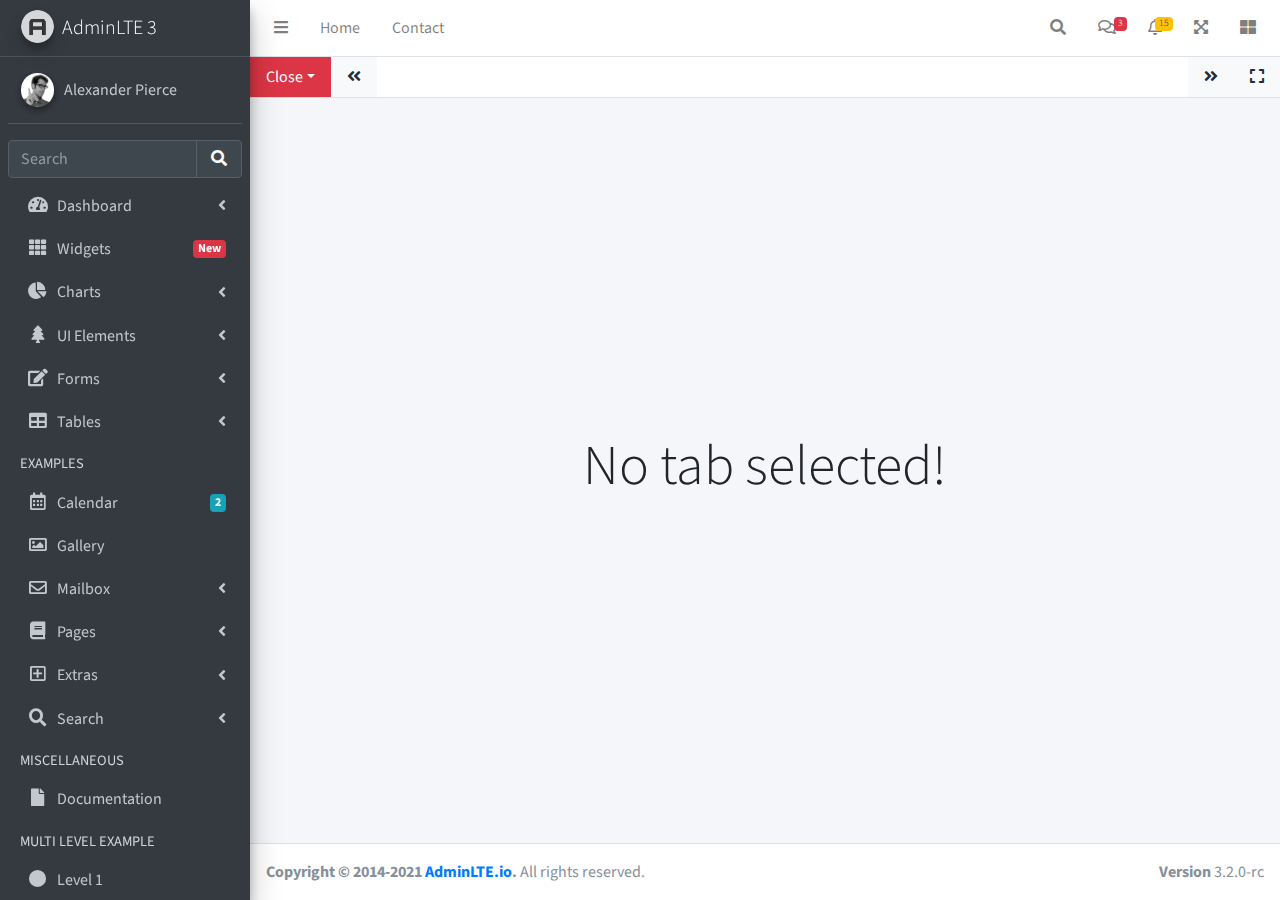
<file: AdminLTE-3.2.0-rc/iframe.html>
<!DOCTYPE html>
<html lang="en">
<head>
  <meta charset="utf-8">
  <meta name="viewport" content="width=device-width, initial-scale=1">
  <title>AdminLTE 3 | Tabbed IFrames</title>

  <!-- Google Font: Source Sans Pro -->
  <link rel="stylesheet" href="https://fonts.googleapis.com/css?family=Source+Sans+Pro:300,400,400i,700&display=fallback">
  <!-- Font Awesome -->
  <link rel="stylesheet" href="plugins/fontawesome-free/css/all.min.css">
  <!-- Theme style -->
  <link rel="stylesheet" href="dist/css/adminlte.min.css">
  <!-- overlayScrollbars -->
  <link rel="stylesheet" href="plugins/overlayScrollbars/css/OverlayScrollbars.min.css">
</head>
<body class="hold-transition sidebar-mini layout-fixed" data-panel-auto-height-mode="height">
<div class="wrapper">

  <!-- Navbar -->
  <nav class="main-header navbar navbar-expand navbar-white navbar-light">
    <!-- Left navbar links -->
    <ul class="navbar-nav">
      <li class="nav-item">
        <a class="nav-link" data-widget="pushmenu" href="#" role="button"><i class="fas fa-bars"></i></a>
      </li>
      <li class="nav-item d-none d-sm-inline-block">
        <a href="index3.html" class="nav-link">Home</a>
      </li>
      <li class="nav-item d-none d-sm-inline-block">
        <a href="#" class="nav-link">Contact</a>
      </li>
    </ul>

    <!-- Right navbar links -->
    <ul class="navbar-nav ml-auto">
      <!-- Navbar Search -->
      <li class="nav-item">
        <a class="nav-link" data-widget="navbar-search" href="#" role="button">
          <i class="fas fa-search"></i>
        </a>
        <div class="navbar-search-block">
          <form class="form-inline">
            <div class="input-group input-group-sm">
              <input class="form-control form-control-navbar" type="search" placeholder="Search" aria-label="Search">
              <div class="input-group-append">
                <button class="btn btn-navbar" type="submit">
                  <i class="fas fa-search"></i>
                </button>
                <button class="btn btn-navbar" type="button" data-widget="navbar-search">
                  <i class="fas fa-times"></i>
                </button>
              </div>
            </div>
          </form>
        </div>
      </li>

      <!-- Messages Dropdown Menu -->
      <li class="nav-item dropdown">
        <a class="nav-link" data-toggle="dropdown" href="#">
          <i class="far fa-comments"></i>
          <span class="badge badge-danger navbar-badge">3</span>
        </a>
        <div class="dropdown-menu dropdown-menu-lg dropdown-menu-right">
          <a href="#" class="dropdown-item">
            <!-- Message Start -->
            <div class="media">
              <img src="dist/img/user1-128x128.jpg" alt="User Avatar" class="img-size-50 mr-3 img-circle">
              <div class="media-body">
                <h3 class="dropdown-item-title">
                  Brad Diesel
                  <span class="float-right text-sm text-danger"><i class="fas fa-star"></i></span>
                </h3>
                <p class="text-sm">Call me whenever you can...</p>
                <p class="text-sm text-muted"><i class="far fa-clock mr-1"></i> 4 Hours Ago</p>
              </div>
            </div>
            <!-- Message End -->
          </a>
          <div class="dropdown-divider"></div>
          <a href="#" class="dropdown-item">
            <!-- Message Start -->
            <div class="media">
              <img src="dist/img/user8-128x128.jpg" alt="User Avatar" class="img-size-50 img-circle mr-3">
              <div class="media-body">
                <h3 class="dropdown-item-title">
                  John Pierce
                  <span class="float-right text-sm text-muted"><i class="fas fa-star"></i></span>
                </h3>
                <p class="text-sm">I got your message bro</p>
                <p class="text-sm text-muted"><i class="far fa-clock mr-1"></i> 4 Hours Ago</p>
              </div>
            </div>
            <!-- Message End -->
          </a>
          <div class="dropdown-divider"></div>
          <a href="#" class="dropdown-item">
            <!-- Message Start -->
            <div class="media">
              <img src="dist/img/user3-128x128.jpg" alt="User Avatar" class="img-size-50 img-circle mr-3">
              <div class="media-body">
                <h3 class="dropdown-item-title">
                  Nora Silvester
                  <span class="float-right text-sm text-warning"><i class="fas fa-star"></i></span>
                </h3>
                <p class="text-sm">The subject goes here</p>
                <p class="text-sm text-muted"><i class="far fa-clock mr-1"></i> 4 Hours Ago</p>
              </div>
            </div>
            <!-- Message End -->
          </a>
          <div class="dropdown-divider"></div>
          <a href="#" class="dropdown-item dropdown-footer">See All Messages</a>
        </div>
      </li>
      <!-- Notifications Dropdown Menu -->
      <li class="nav-item dropdown">
        <a class="nav-link" data-toggle="dropdown" href="#">
          <i class="far fa-bell"></i>
          <span class="badge badge-warning navbar-badge">15</span>
        </a>
        <div class="dropdown-menu dropdown-menu-lg dropdown-menu-right">
          <span class="dropdown-item dropdown-header">15 Notifications</span>
          <div class="dropdown-divider"></div>
          <a href="#" class="dropdown-item">
            <i class="fas fa-envelope mr-2"></i> 4 new messages
            <span class="float-right text-muted text-sm">3 mins</span>
          </a>
          <div class="dropdown-divider"></div>
          <a href="#" class="dropdown-item">
            <i class="fas fa-users mr-2"></i> 8 friend requests
            <span class="float-right text-muted text-sm">12 hours</span>
          </a>
          <div class="dropdown-divider"></div>
          <a href="#" class="dropdown-item">
            <i class="fas fa-file mr-2"></i> 3 new reports
            <span class="float-right text-muted text-sm">2 days</span>
          </a>
          <div class="dropdown-divider"></div>
          <a href="#" class="dropdown-item dropdown-footer">See All Notifications</a>
        </div>
      </li>
      <li class="nav-item">
        <a class="nav-link" data-widget="fullscreen" href="#" role="button">
          <i class="fas fa-expand-arrows-alt"></i>
        </a>
      </li>
      <li class="nav-item">
        <a class="nav-link" data-widget="control-sidebar" data-slide="true" href="#" role="button">
          <i class="fas fa-th-large"></i>
        </a>
      </li>
    </ul>
  </nav>
  <!-- /.navbar -->

  <!-- Main Sidebar Container -->
  <aside class="main-sidebar sidebar-dark-primary elevation-4">
    <!-- Brand Logo -->
    <a href="index3.html" class="brand-link">
      <img src="dist/img/AdminLTELogo.png" alt="AdminLTE Logo" class="brand-image img-circle elevation-3" style="opacity: .8">
      <span class="brand-text font-weight-light">AdminLTE 3</span>
    </a>

    <!-- Sidebar -->
    <div class="sidebar">
      <!-- Sidebar user panel (optional) -->
      <div class="user-panel mt-3 pb-3 mb-3 d-flex">
        <div class="image">
          <img src="dist/img/user2-160x160.jpg" class="img-circle elevation-2" alt="User Image">
        </div>
        <div class="info">
          <a href="#" class="d-block">Alexander Pierce</a>
        </div>
      </div>

      <!-- SidebarSearch Form -->
      <div class="form-inline">
        <div class="input-group" data-widget="sidebar-search">
          <input class="form-control form-control-sidebar" type="search" placeholder="Search" aria-label="Search">
          <div class="input-group-append">
            <button class="btn btn-sidebar">
              <i class="fas fa-search fa-fw"></i>
            </button>
          </div>
        </div>
      </div>

      <!-- Sidebar Menu -->
      <nav class="mt-2">
        <ul class="nav nav-pills nav-sidebar flex-column" data-widget="treeview" role="menu" data-accordion="false">
          <!-- Add icons to the links using the .nav-icon class
               with font-awesome or any other icon font library -->
          <li class="nav-item">
            <a href="#" class="nav-link">
              <i class="nav-icon fas fa-tachometer-alt"></i>
              <p>
                Dashboard
                <i class="right fas fa-angle-left"></i>
              </p>
            </a>
            <ul class="nav nav-treeview">
              <li class="nav-item">
                <a href="./index.html" class="nav-link">
                  <i class="far fa-circle nav-icon"></i>
                  <p>Dashboard v1</p>
                </a>
              </li>
              <li class="nav-item">
                <a href="./index2.html" class="nav-link">
                  <i class="far fa-circle nav-icon"></i>
                  <p>Dashboard v2</p>
                </a>
              </li>
              <li class="nav-item">
                <a href="./index3.html" class="nav-link">
                  <i class="far fa-circle nav-icon"></i>
                  <p>Dashboard v3</p>
                </a>
              </li>
            </ul>
          </li>
          <li class="nav-item">
            <a href="pages/widgets.html" class="nav-link">
              <i class="nav-icon fas fa-th"></i>
              <p>
                Widgets
                <span class="right badge badge-danger">New</span>
              </p>
            </a>
          </li>
          <li class="nav-item">
            <a href="#" class="nav-link">
              <i class="nav-icon fas fa-chart-pie"></i>
              <p>
                Charts
                <i class="right fas fa-angle-left"></i>
              </p>
            </a>
            <ul class="nav nav-treeview">
              <li class="nav-item">
                <a href="pages/charts/chartjs.html" class="nav-link">
                  <i class="far fa-circle nav-icon"></i>
                  <p>ChartJS</p>
                </a>
              </li>
              <li class="nav-item">
                <a href="pages/charts/flot.html" class="nav-link">
                  <i class="far fa-circle nav-icon"></i>
                  <p>Flot</p>
                </a>
              </li>
              <li class="nav-item">
                <a href="pages/charts/inline.html" class="nav-link">
                  <i class="far fa-circle nav-icon"></i>
                  <p>Inline</p>
                </a>
              </li>
            </ul>
          </li>
          <li class="nav-item">
            <a href="#" class="nav-link">
              <i class="nav-icon fas fa-tree"></i>
              <p>
                UI Elements
                <i class="fas fa-angle-left right"></i>
              </p>
            </a>
            <ul class="nav nav-treeview">
              <li class="nav-item">
                <a href="pages/UI/general.html" class="nav-link">
                  <i class="far fa-circle nav-icon"></i>
                  <p>General</p>
                </a>
              </li>
              <li class="nav-item">
                <a href="pages/UI/icons.html" class="nav-link">
                  <i class="far fa-circle nav-icon"></i>
                  <p>Icons</p>
                </a>
              </li>
              <li class="nav-item">
                <a href="pages/UI/buttons.html" class="nav-link">
                  <i class="far fa-circle nav-icon"></i>
                  <p>Buttons</p>
                </a>
              </li>
              <li class="nav-item">
                <a href="pages/UI/sliders.html" class="nav-link">
                  <i class="far fa-circle nav-icon"></i>
                  <p>Sliders</p>
                </a>
              </li>
              <li class="nav-item">
                <a href="pages/UI/modals.html" class="nav-link">
                  <i class="far fa-circle nav-icon"></i>
                  <p>Modals & Alerts</p>
                </a>
              </li>
              <li class="nav-item">
                <a href="pages/UI/navbar.html" class="nav-link">
                  <i class="far fa-circle nav-icon"></i>
                  <p>Navbar & Tabs</p>
                </a>
              </li>
              <li class="nav-item">
                <a href="pages/UI/timeline.html" class="nav-link">
                  <i class="far fa-circle nav-icon"></i>
                  <p>Timeline</p>
                </a>
              </li>
              <li class="nav-item">
                <a href="pages/UI/ribbons.html" class="nav-link">
                  <i class="far fa-circle nav-icon"></i>
                  <p>Ribbons</p>
                </a>
              </li>
            </ul>
          </li>
          <li class="nav-item">
            <a href="#" class="nav-link">
              <i class="nav-icon fas fa-edit"></i>
              <p>
                Forms
                <i class="fas fa-angle-left right"></i>
              </p>
            </a>
            <ul class="nav nav-treeview">
              <li class="nav-item">
                <a href="pages/forms/general.html" class="nav-link">
                  <i class="far fa-circle nav-icon"></i>
                  <p>General Elements</p>
                </a>
              </li>
              <li class="nav-item">
                <a href="pages/forms/advanced.html" class="nav-link">
                  <i class="far fa-circle nav-icon"></i>
                  <p>Advanced Elements</p>
                </a>
              </li>
              <li class="nav-item">
                <a href="pages/forms/editors.html" class="nav-link">
                  <i class="far fa-circle nav-icon"></i>
                  <p>Editors</p>
                </a>
              </li>
              <li class="nav-item">
                <a href="pages/forms/validation.html" class="nav-link">
                  <i class="far fa-circle nav-icon"></i>
                  <p>Validation</p>
                </a>
              </li>
            </ul>
          </li>
          <li class="nav-item">
            <a href="#" class="nav-link">
              <i class="nav-icon fas fa-table"></i>
              <p>
                Tables
                <i class="fas fa-angle-left right"></i>
              </p>
            </a>
            <ul class="nav nav-treeview">
              <li class="nav-item">
                <a href="pages/tables/simple.html" class="nav-link">
                  <i class="far fa-circle nav-icon"></i>
                  <p>Simple Tables</p>
                </a>
              </li>
              <li class="nav-item">
                <a href="pages/tables/data.html" class="nav-link">
                  <i class="far fa-circle nav-icon"></i>
                  <p>DataTables</p>
                </a>
              </li>
              <li class="nav-item">
                <a href="pages/tables/jsgrid.html" class="nav-link">
                  <i class="far fa-circle nav-icon"></i>
                  <p>jsGrid</p>
                </a>
              </li>
            </ul>
          </li>
          <li class="nav-header">EXAMPLES</li>
          <li class="nav-item">
            <a href="pages/calendar.html" class="nav-link">
              <i class="nav-icon far fa-calendar-alt"></i>
              <p>
                Calendar
                <span class="badge badge-info right">2</span>
              </p>
            </a>
          </li>
          <li class="nav-item">
            <a href="pages/gallery.html" class="nav-link">
              <i class="nav-icon far fa-image"></i>
              <p>
                Gallery
              </p>
            </a>
          </li>
          <li class="nav-item">
            <a href="#" class="nav-link">
              <i class="nav-icon far fa-envelope"></i>
              <p>
                Mailbox
                <i class="fas fa-angle-left right"></i>
              </p>
            </a>
            <ul class="nav nav-treeview">
              <li class="nav-item">
                <a href="pages/mailbox/mailbox.html" class="nav-link">
                  <i class="far fa-circle nav-icon"></i>
                  <p>Inbox</p>
                </a>
              </li>
              <li class="nav-item">
                <a href="pages/mailbox/compose.html" class="nav-link">
                  <i class="far fa-circle nav-icon"></i>
                  <p>Compose</p>
                </a>
              </li>
              <li class="nav-item">
                <a href="pages/mailbox/read-mail.html" class="nav-link">
                  <i class="far fa-circle nav-icon"></i>
                  <p>Read</p>
                </a>
              </li>
            </ul>
          </li>
          <li class="nav-item">
            <a href="#" class="nav-link">
              <i class="nav-icon fas fa-book"></i>
              <p>
                Pages
                <i class="fas fa-angle-left right"></i>
              </p>
            </a>
            <ul class="nav nav-treeview">
              <li class="nav-item">
                <a href="pages/examples/invoice.html" class="nav-link">
                  <i class="far fa-circle nav-icon"></i>
                  <p>Invoice</p>
                </a>
              </li>
              <li class="nav-item">
                <a href="pages/examples/profile.html" class="nav-link">
                  <i class="far fa-circle nav-icon"></i>
                  <p>Profile</p>
                </a>
              </li>
              <li class="nav-item">
                <a href="pages/examples/e-commerce.html" class="nav-link">
                  <i class="far fa-circle nav-icon"></i>
                  <p>E-commerce</p>
                </a>
              </li>
              <li class="nav-item">
                <a href="pages/examples/projects.html" class="nav-link">
                  <i class="far fa-circle nav-icon"></i>
                  <p>Projects</p>
                </a>
              </li>
              <li class="nav-item">
                <a href="pages/examples/project-add.html" class="nav-link">
                  <i class="far fa-circle nav-icon"></i>
                  <p>Project Add</p>
                </a>
              </li>
              <li class="nav-item">
                <a href="pages/examples/project-edit.html" class="nav-link">
                  <i class="far fa-circle nav-icon"></i>
                  <p>Project Edit</p>
                </a>
              </li>
              <li class="nav-item">
                <a href="pages/examples/project-detail.html" class="nav-link">
                  <i class="far fa-circle nav-icon"></i>
                  <p>Project Detail</p>
                </a>
              </li>
              <li class="nav-item">
                <a href="pages/examples/contacts.html" class="nav-link">
                  <i class="far fa-circle nav-icon"></i>
                  <p>Contacts</p>
                </a>
              </li>
              <li class="nav-item">
                <a href="pages/examples/faq.html" class="nav-link">
                  <i class="far fa-circle nav-icon"></i>
                  <p>FAQ</p>
                </a>
              </li>
              <li class="nav-item">
                <a href="pages/examples/contact-us.html" class="nav-link">
                  <i class="far fa-circle nav-icon"></i>
                  <p>Contact us</p>
                </a>
              </li>
            </ul>
          </li>
          <li class="nav-item">
            <a href="#" class="nav-link">
              <i class="nav-icon far fa-plus-square"></i>
              <p>
                Extras
                <i class="fas fa-angle-left right"></i>
              </p>
            </a>
            <ul class="nav nav-treeview">
              <li class="nav-item">
                <a href="#" class="nav-link">
                  <i class="far fa-circle nav-icon"></i>
                  <p>
                    Login & Register v1
                    <i class="fas fa-angle-left right"></i>
                  </p>
                </a>
                <ul class="nav nav-treeview">
                  <li class="nav-item">
                    <a href="pages/examples/login.html" class="nav-link">
                      <i class="far fa-circle nav-icon"></i>
                      <p>Login v1</p>
                    </a>
                  </li>
                  <li class="nav-item">
                    <a href="pages/examples/register.html" class="nav-link">
                      <i class="far fa-circle nav-icon"></i>
                      <p>Register v1</p>
                    </a>
                  </li>
                  <li class="nav-item">
                    <a href="pages/examples/forgot-password.html" class="nav-link">
                      <i class="far fa-circle nav-icon"></i>
                      <p>Forgot Password v1</p>
                    </a>
                  </li>
                  <li class="nav-item">
                    <a href="pages/examples/recover-password.html" class="nav-link">
                      <i class="far fa-circle nav-icon"></i>
                      <p>Recover Password v1</p>
                    </a>
                  </li>
                </ul>
              </li>
              <li class="nav-item">
                <a href="#" class="nav-link">
                  <i class="far fa-circle nav-icon"></i>
                  <p>
                    Login & Register v2
                    <i class="fas fa-angle-left right"></i>
                  </p>
                </a>
                <ul class="nav nav-treeview">
                  <li class="nav-item">
                    <a href="pages/examples/login-v2.html" class="nav-link">
                      <i class="far fa-circle nav-icon"></i>
                      <p>Login v2</p>
                    </a>
                  </li>
                  <li class="nav-item">
                    <a href="pages/examples/register-v2.html" class="nav-link">
                      <i class="far fa-circle nav-icon"></i>
                      <p>Register v2</p>
                    </a>
                  </li>
                  <li class="nav-item">
                    <a href="pages/examples/forgot-password-v2.html" class="nav-link">
                      <i class="far fa-circle nav-icon"></i>
                      <p>Forgot Password v2</p>
                    </a>
                  </li>
                  <li class="nav-item">
                    <a href="pages/examples/recover-password-v2.html" class="nav-link">
                      <i class="far fa-circle nav-icon"></i>
                      <p>Recover Password v2</p>
                    </a>
                  </li>
                </ul>
              </li>
              <li class="nav-item">
                <a href="pages/examples/lockscreen.html" class="nav-link">
                  <i class="far fa-circle nav-icon"></i>
                  <p>Lockscreen</p>
                </a>
              </li>
              <li class="nav-item">
                <a href="pages/examples/legacy-user-menu.html" class="nav-link">
                  <i class="far fa-circle nav-icon"></i>
                  <p>Legacy User Menu</p>
                </a>
              </li>
              <li class="nav-item">
                <a href="pages/examples/language-menu.html" class="nav-link">
                  <i class="far fa-circle nav-icon"></i>
                  <p>Language Menu</p>
                </a>
              </li>
              <li class="nav-item">
                <a href="pages/examples/404.html" class="nav-link">
                  <i class="far fa-circle nav-icon"></i>
                  <p>Error 404</p>
                </a>
              </li>
              <li class="nav-item">
                <a href="pages/examples/500.html" class="nav-link">
                  <i class="far fa-circle nav-icon"></i>
                  <p>Error 500</p>
                </a>
              </li>
              <li class="nav-item">
                <a href="pages/examples/pace.html" class="nav-link">
                  <i class="far fa-circle nav-icon"></i>
                  <p>Pace</p>
                </a>
              </li>
              <li class="nav-item">
                <a href="pages/examples/blank.html" class="nav-link">
                  <i class="far fa-circle nav-icon"></i>
                  <p>Blank Page</p>
                </a>
              </li>
              <li class="nav-item">
                <a href="starter.html" class="nav-link">
                  <i class="far fa-circle nav-icon"></i>
                  <p>Starter Page</p>
                </a>
              </li>
            </ul>
          </li>
          <li class="nav-item">
            <a href="#" class="nav-link">
              <i class="nav-icon fas fa-search"></i>
              <p>
                Search
                <i class="fas fa-angle-left right"></i>
              </p>
            </a>
            <ul class="nav nav-treeview">
              <li class="nav-item">
                <a href="pages/search/simple.html" class="nav-link">
                  <i class="far fa-circle nav-icon"></i>
                  <p>Simple Search</p>
                </a>
              </li>
              <li class="nav-item">
                <a href="pages/search/enhanced.html" class="nav-link">
                  <i class="far fa-circle nav-icon"></i>
                  <p>Enhanced</p>
                </a>
              </li>
            </ul>
          </li>
          <li class="nav-header">MISCELLANEOUS</li>
          <li class="nav-item">
            <a href="https://adminlte.io/docs/3.1/" class="nav-link">
              <i class="nav-icon fas fa-file"></i>
              <p>Documentation</p>
            </a>
          </li>
          <li class="nav-header">MULTI LEVEL EXAMPLE</li>
          <li class="nav-item">
            <a href="#" class="nav-link">
              <i class="fas fa-circle nav-icon"></i>
              <p>Level 1</p>
            </a>
          </li>
          <li class="nav-item">
            <a href="#" class="nav-link">
              <i class="nav-icon fas fa-circle"></i>
              <p>
                Level 1
                <i class="right fas fa-angle-left"></i>
              </p>
            </a>
            <ul class="nav nav-treeview">
              <li class="nav-item">
                <a href="#" class="nav-link">
                  <i class="far fa-circle nav-icon"></i>
                  <p>Level 2</p>
                </a>
              </li>
              <li class="nav-item">
                <a href="#" class="nav-link">
                  <i class="far fa-circle nav-icon"></i>
                  <p>
                    Level 2
                    <i class="right fas fa-angle-left"></i>
                  </p>
                </a>
                <ul class="nav nav-treeview">
                  <li class="nav-item">
                    <a href="#" class="nav-link">
                      <i class="far fa-dot-circle nav-icon"></i>
                      <p>Level 3</p>
                    </a>
                  </li>
                  <li class="nav-item">
                    <a href="#" class="nav-link">
                      <i class="far fa-dot-circle nav-icon"></i>
                      <p>Level 3</p>
                    </a>
                  </li>
                  <li class="nav-item">
                    <a href="#" class="nav-link">
                      <i class="far fa-dot-circle nav-icon"></i>
                      <p>Level 3</p>
                    </a>
                  </li>
                </ul>
              </li>
              <li class="nav-item">
                <a href="#" class="nav-link">
                  <i class="far fa-circle nav-icon"></i>
                  <p>Level 2</p>
                </a>
              </li>
            </ul>
          </li>
          <li class="nav-item">
            <a href="#" class="nav-link">
              <i class="fas fa-circle nav-icon"></i>
              <p>Level 1</p>
            </a>
          </li>
          <li class="nav-header">LABELS</li>
          <li class="nav-item">
            <a href="#" class="nav-link">
              <i class="nav-icon far fa-circle text-danger"></i>
              <p class="text">Important</p>
            </a>
          </li>
          <li class="nav-item">
            <a href="#" class="nav-link">
              <i class="nav-icon far fa-circle text-warning"></i>
              <p>Warning</p>
            </a>
          </li>
          <li class="nav-item">
            <a href="#" class="nav-link">
              <i class="nav-icon far fa-circle text-info"></i>
              <p>Informational</p>
            </a>
          </li>
        </ul>
      </nav>
      <!-- /.sidebar-menu -->
    </div>
    <!-- /.sidebar -->
  </aside>

  <!-- Content Wrapper. Contains page content -->
  <div class="content-wrapper iframe-mode" data-widget="iframe" data-loading-screen="750">
    <div class="nav navbar navbar-expand navbar-white navbar-light border-bottom p-0">
      <div class="nav-item dropdown">
        <a class="nav-link bg-danger dropdown-toggle" data-toggle="dropdown" href="#" role="button" aria-haspopup="true" aria-expanded="false">Close</a>
        <div class="dropdown-menu mt-0">
          <a class="dropdown-item" href="#" data-widget="iframe-close" data-type="all">Close All</a>
          <a class="dropdown-item" href="#" data-widget="iframe-close" data-type="all-other">Close All Other</a>
        </div>
      </div>
      <a class="nav-link bg-light" href="#" data-widget="iframe-scrollleft"><i class="fas fa-angle-double-left"></i></a>
      <ul class="navbar-nav overflow-hidden" role="tablist"></ul>
      <a class="nav-link bg-light" href="#" data-widget="iframe-scrollright"><i class="fas fa-angle-double-right"></i></a>
      <a class="nav-link bg-light" href="#" data-widget="iframe-fullscreen"><i class="fas fa-expand"></i></a>
    </div>
    <div class="tab-content">
      <div class="tab-empty">
        <h2 class="display-4">No tab selected!</h2>
      </div>
      <div class="tab-loading">
        <div>
          <h2 class="display-4">Tab is loading <i class="fa fa-sync fa-spin"></i></h2>
        </div>
      </div>
    </div>
  </div>
  <!-- /.content-wrapper -->
  <footer class="main-footer">
    <strong>Copyright &copy; 2014-2021 <a href="https://adminlte.io">AdminLTE.io</a>.</strong>
    All rights reserved.
    <div class="float-right d-none d-sm-inline-block">
      <b>Version</b> 3.2.0-rc
    </div>
  </footer>

  <!-- Control Sidebar -->
  <aside class="control-sidebar control-sidebar-dark">
    <!-- Control sidebar content goes here -->
  </aside>
  <!-- /.control-sidebar -->
</div>
<!-- ./wrapper -->

<!-- jQuery -->
<script src="plugins/jquery/jquery.min.js"></script>
<!-- jQuery UI 1.11.4 -->
<script src="plugins/jquery-ui/jquery-ui.min.js"></script>
<!-- Resolve conflict in jQuery UI tooltip with Bootstrap tooltip -->
<script>
  $.widget.bridge('uibutton', $.ui.button)
</script>
<!-- Bootstrap 4 -->
<script src="plugins/bootstrap/js/bootstrap.bundle.min.js"></script>
<!-- overlayScrollbars -->
<script src="plugins/overlayScrollbars/js/jquery.overlayScrollbars.min.js"></script>
<!-- AdminLTE App -->
<script src="dist/js/adminlte.js"></script>
<!-- AdminLTE for demo purposes -->
<script src="dist/js/demo.js"></script>
</body>
</html>
</file>
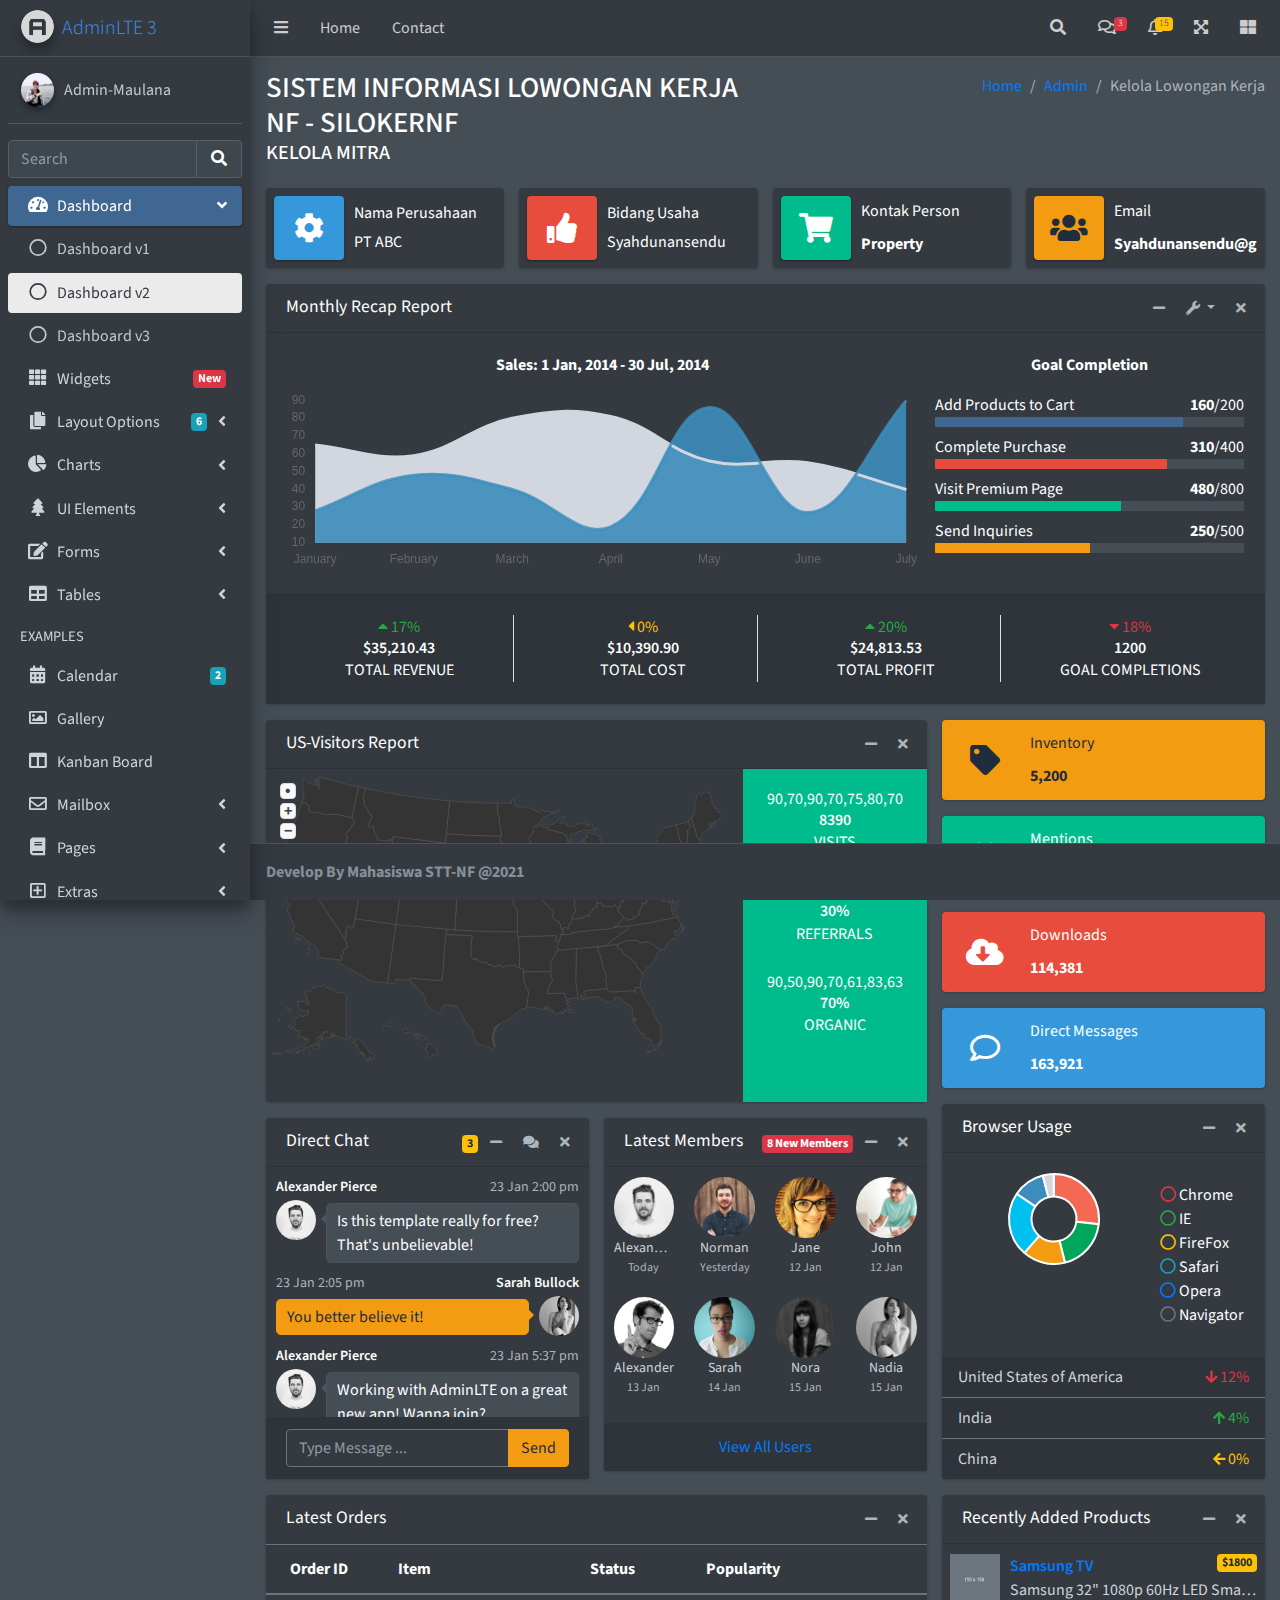
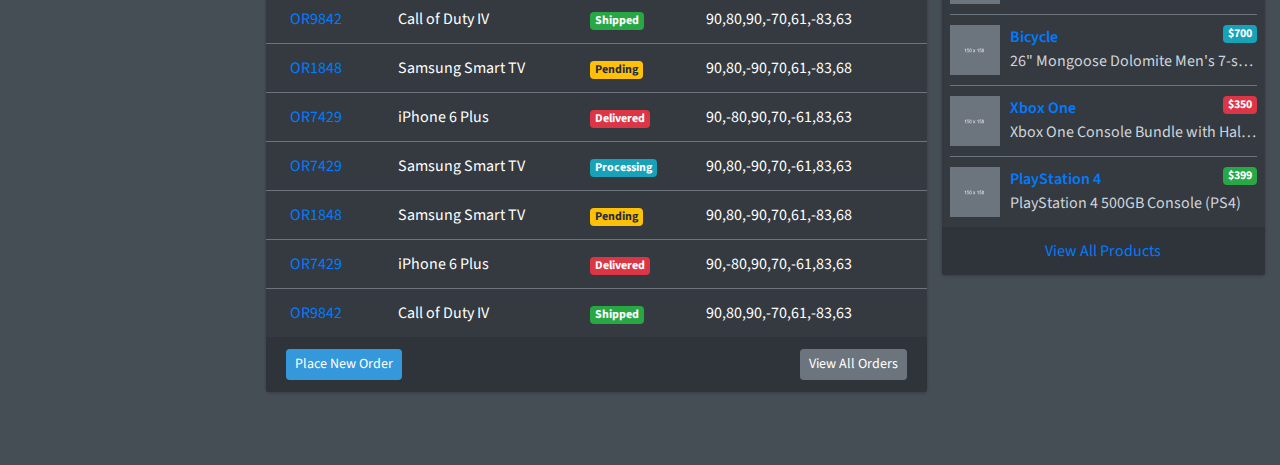
<file: AdminLTE-3.2.0-rc/index2.html>
<!DOCTYPE html>
<html lang="en">
<head>
  <meta charset="utf-8">
  <meta name="viewport" content="width=device-width, initial-scale=1">
  <title>AdminLTE 3 | Dashboard 2</title>

  <!-- Google Font: Source Sans Pro -->
  <link rel="stylesheet" href="https://fonts.googleapis.com/css?family=Source+Sans+Pro:300,400,400i,700&display=fallback">
  <!-- Font Awesome Icons -->
  <link rel="stylesheet" href="plugins/fontawesome-free/css/all.min.css">
  <!-- overlayScrollbars -->
  <link rel="stylesheet" href="plugins/overlayScrollbars/css/OverlayScrollbars.min.css">
  <!-- Theme style -->
  <link rel="stylesheet" href="dist/css/adminlte.min.css">
</head>
<body class="hold-transition dark-mode sidebar-mini layout-fixed layout-navbar-fixed layout-footer-fixed">
<div class="wrapper">

  <!-- Preloader -->
  <div class="preloader flex-column justify-content-center align-items-center">
    <img class="animation__wobble" src="dist/img/AdminLTELogo.png" alt="AdminLTELogo" height="60" width="60">
  </div>

  <!-- Navbar -->
  <nav class="main-header navbar navbar-expand navbar-dark">
    <!-- Left navbar links -->
    <ul class="navbar-nav">
      <li class="nav-item">
        <a class="nav-link" data-widget="pushmenu" href="#" role="button"><i class="fas fa-bars"></i></a>
      </li>
      <li class="nav-item d-none d-sm-inline-block">
        <a href="index3.html" class="nav-link">Home</a>
      </li>
      <li class="nav-item d-none d-sm-inline-block">
        <a href="#" class="nav-link">Contact</a>
      </li>
    </ul>

    <!-- Right navbar links -->
    <ul class="navbar-nav ml-auto">
      <!-- Navbar Search -->
      <li class="nav-item">
        <a class="nav-link" data-widget="navbar-search" href="#" role="button">
          <i class="fas fa-search"></i>
        </a>
        <div class="navbar-search-block">
          <form class="form-inline">
            <div class="input-group input-group-sm">
              <input class="form-control form-control-navbar" type="search" placeholder="Search" aria-label="Search">
              <div class="input-group-append">
                <button class="btn btn-navbar" type="submit">
                  <i class="fas fa-search"></i>
                </button>
                <button class="btn btn-navbar" type="button" data-widget="navbar-search">
                  <i class="fas fa-times"></i>
                </button>
              </div>
            </div>
          </form>
        </div>
      </li>

      <!-- Messages Dropdown Menu -->
      <li class="nav-item dropdown">
        <a class="nav-link" data-toggle="dropdown" href="#">
          <i class="far fa-comments"></i>
          <span class="badge badge-danger navbar-badge">3</span>
        </a>
        <div class="dropdown-menu dropdown-menu-lg dropdown-menu-right">
          <a href="#" class="dropdown-item">
            <!-- Message Start -->
            <div class="media">
              <img src="dist/img/user1-128x128.jpg" alt="User Avatar" class="img-size-50 mr-3 img-circle">
              <div class="media-body">
                <h3 class="dropdown-item-title">
                  Brad Diesel
                  <span class="float-right text-sm text-danger"><i class="fas fa-star"></i></span>
                </h3>
                <p class="text-sm">Call me whenever you can...</p>
                <p class="text-sm text-muted"><i class="far fa-clock mr-1"></i> 4 Hours Ago</p>
              </div>
            </div>
            <!-- Message End -->
          </a>
          <div class="dropdown-divider"></div>
          <a href="#" class="dropdown-item">
            <!-- Message Start -->
            <div class="media">
              <img src="dist/img/user8-128x128.jpg" alt="User Avatar" class="img-size-50 img-circle mr-3">
              <div class="media-body">
                <h3 class="dropdown-item-title">
                  John Pierce
                  <span class="float-right text-sm text-muted"><i class="fas fa-star"></i></span>
                </h3>
                <p class="text-sm">I got your message bro</p>
                <p class="text-sm text-muted"><i class="far fa-clock mr-1"></i> 4 Hours Ago</p>
              </div>
            </div>
            <!-- Message End -->
          </a>
          <div class="dropdown-divider"></div>
          <a href="#" class="dropdown-item">
            <!-- Message Start -->
            <div class="media">
              <img src="dist/img/user3-128x128.jpg" alt="User Avatar" class="img-size-50 img-circle mr-3">
              <div class="media-body">
                <h3 class="dropdown-item-title">
                  Nora Silvester
                  <span class="float-right text-sm text-warning"><i class="fas fa-star"></i></span>
                </h3>
                <p class="text-sm">The subject goes here</p>
                <p class="text-sm text-muted"><i class="far fa-clock mr-1"></i> 4 Hours Ago</p>
              </div>
            </div>
            <!-- Message End -->
          </a>
          <div class="dropdown-divider"></div>
          <a href="#" class="dropdown-item dropdown-footer">See All Messages</a>
        </div>
      </li>
      <!-- Notifications Dropdown Menu -->
      <li class="nav-item dropdown">
        <a class="nav-link" data-toggle="dropdown" href="#">
          <i class="far fa-bell"></i>
          <span class="badge badge-warning navbar-badge">15</span>
        </a>
        <div class="dropdown-menu dropdown-menu-lg dropdown-menu-right">
          <span class="dropdown-item dropdown-header">15 Notifications</span>
          <div class="dropdown-divider"></div>
          <a href="#" class="dropdown-item">
            <i class="fas fa-envelope mr-2"></i> 4 new messages
            <span class="float-right text-muted text-sm">3 mins</span>
          </a>
          <div class="dropdown-divider"></div>
          <a href="#" class="dropdown-item">
            <i class="fas fa-users mr-2"></i> 8 friend requests
            <span class="float-right text-muted text-sm">12 hours</span>
          </a>
          <div class="dropdown-divider"></div>
          <a href="#" class="dropdown-item">
            <i class="fas fa-file mr-2"></i> 3 new reports
            <span class="float-right text-muted text-sm">2 days</span>
          </a>
          <div class="dropdown-divider"></div>
          <a href="#" class="dropdown-item dropdown-footer">See All Notifications</a>
        </div>
      </li>
      <li class="nav-item">
        <a class="nav-link" data-widget="fullscreen" href="#" role="button">
          <i class="fas fa-expand-arrows-alt"></i>
        </a>
      </li>
      <li class="nav-item">
        <a class="nav-link" data-widget="control-sidebar" data-slide="true" href="#" role="button">
          <i class="fas fa-th-large"></i>
        </a>
      </li>
    </ul>
  </nav>
  <!-- /.navbar -->

  <!-- Main Sidebar Container -->
  <aside class="main-sidebar sidebar-dark-primary elevation-4">
    <!-- Brand Logo -->
    <a href="index3.html" class="brand-link">
      <img src="dist/img/AdminLTELogo.png" alt="AdminLTE Logo" class="brand-image img-circle elevation-3" style="opacity: .8">
      <span class="brand-text font-weight-light">AdminLTE 3</span>
    </a>

    <!-- Sidebar -->
    <div class="sidebar">
      <!-- Sidebar user panel (optional) -->
      <div class="user-panel mt-3 pb-3 mb-3 d-flex">
        <div class="image">
          <img src="foto-saya.png" class="img-circle elevation-2" alt="User Image">
        </div>
        <div class="info">
          <a href="#" class="d-block">Admin-Maulana</a>
        </div>
      </div>

      <!-- SidebarSearch Form -->
      <div class="form-inline">
        <div class="input-group" data-widget="sidebar-search">
          <input class="form-control form-control-sidebar" type="search" placeholder="Search" aria-label="Search">
          <div class="input-group-append">
            <button class="btn btn-sidebar">
              <i class="fas fa-search fa-fw"></i>
            </button>
          </div>
        </div>
      </div>

      <!-- Sidebar Menu -->
      <nav class="mt-2">
        <ul class="nav nav-pills nav-sidebar flex-column" data-widget="treeview" role="menu" data-accordion="false">
          <!-- Add icons to the links using the .nav-icon class
               with font-awesome or any other icon font library -->
          <li class="nav-item menu-open">
            <a href="#" class="nav-link active">
              <i class="nav-icon fas fa-tachometer-alt"></i>
              <p>
                Dashboard
                <i class="right fas fa-angle-left"></i>
              </p>
            </a>
            <ul class="nav nav-treeview">
              <li class="nav-item">
                <a href="./index.html" class="nav-link">
                  <i class="far fa-circle nav-icon"></i>
                  <p>Dashboard v1</p>
                </a>
              </li>
              <li class="nav-item">
                <a href="./index2.html" class="nav-link active">
                  <i class="far fa-circle nav-icon"></i>
                  <p>Dashboard v2</p>
                </a>
              </li>
              <li class="nav-item">
                <a href="./index3.html" class="nav-link">
                  <i class="far fa-circle nav-icon"></i>
                  <p>Dashboard v3</p>
                </a>
              </li>
            </ul>
          </li>
          <li class="nav-item">
            <a href="pages/widgets.html" class="nav-link">
              <i class="nav-icon fas fa-th"></i>
              <p>
                Widgets
                <span class="right badge badge-danger">New</span>
              </p>
            </a>
          </li>
          <li class="nav-item">
            <a href="#" class="nav-link">
              <i class="nav-icon fas fa-copy"></i>
              <p>
                Layout Options
                <i class="fas fa-angle-left right"></i>
                <span class="badge badge-info right">6</span>
              </p>
            </a>
            <ul class="nav nav-treeview">
              <li class="nav-item">
                <a href="pages/layout/top-nav.html" class="nav-link">
                  <i class="far fa-circle nav-icon"></i>
                  <p>Top Navigation</p>
                </a>
              </li>
              <li class="nav-item">
                <a href="pages/layout/top-nav-sidebar.html" class="nav-link">
                  <i class="far fa-circle nav-icon"></i>
                  <p>Top Navigation + Sidebar</p>
                </a>
              </li>
              <li class="nav-item">
                <a href="pages/layout/boxed.html" class="nav-link">
                  <i class="far fa-circle nav-icon"></i>
                  <p>Boxed</p>
                </a>
              </li>
              <li class="nav-item">
                <a href="pages/layout/fixed-sidebar.html" class="nav-link">
                  <i class="far fa-circle nav-icon"></i>
                  <p>Fixed Sidebar</p>
                </a>
              </li>
              <li class="nav-item">
                <a href="pages/layout/fixed-sidebar-custom.html" class="nav-link">
                  <i class="far fa-circle nav-icon"></i>
                  <p>Fixed Sidebar <small>+ Custom Area</small></p>
                </a>
              </li>
              <li class="nav-item">
                <a href="pages/layout/fixed-topnav.html" class="nav-link">
                  <i class="far fa-circle nav-icon"></i>
                  <p>Fixed Navbar</p>
                </a>
              </li>
              <li class="nav-item">
                <a href="pages/layout/fixed-footer.html" class="nav-link">
                  <i class="far fa-circle nav-icon"></i>
                  <p>Fixed Footer</p>
                </a>
              </li>
              <li class="nav-item">
                <a href="pages/layout/collapsed-sidebar.html" class="nav-link">
                  <i class="far fa-circle nav-icon"></i>
                  <p>Collapsed Sidebar</p>
                </a>
              </li>
            </ul>
          </li>
          <li class="nav-item">
            <a href="#" class="nav-link">
              <i class="nav-icon fas fa-chart-pie"></i>
              <p>
                Charts
                <i class="right fas fa-angle-left"></i>
              </p>
            </a>
            <ul class="nav nav-treeview">
              <li class="nav-item">
                <a href="pages/charts/chartjs.html" class="nav-link">
                  <i class="far fa-circle nav-icon"></i>
                  <p>ChartJS</p>
                </a>
              </li>
              <li class="nav-item">
                <a href="pages/charts/flot.html" class="nav-link">
                  <i class="far fa-circle nav-icon"></i>
                  <p>Flot</p>
                </a>
              </li>
              <li class="nav-item">
                <a href="pages/charts/inline.html" class="nav-link">
                  <i class="far fa-circle nav-icon"></i>
                  <p>Inline</p>
                </a>
              </li>
              <li class="nav-item">
                <a href="pages/charts/uplot.html" class="nav-link">
                  <i class="far fa-circle nav-icon"></i>
                  <p>uPlot</p>
                </a>
              </li>
            </ul>
          </li>
          <li class="nav-item">
            <a href="#" class="nav-link">
              <i class="nav-icon fas fa-tree"></i>
              <p>
                UI Elements
                <i class="fas fa-angle-left right"></i>
              </p>
            </a>
            <ul class="nav nav-treeview">
              <li class="nav-item">
                <a href="pages/UI/general.html" class="nav-link">
                  <i class="far fa-circle nav-icon"></i>
                  <p>General</p>
                </a>
              </li>
              <li class="nav-item">
                <a href="pages/UI/icons.html" class="nav-link">
                  <i class="far fa-circle nav-icon"></i>
                  <p>Icons</p>
                </a>
              </li>
              <li class="nav-item">
                <a href="pages/UI/buttons.html" class="nav-link">
                  <i class="far fa-circle nav-icon"></i>
                  <p>Buttons</p>
                </a>
              </li>
              <li class="nav-item">
                <a href="pages/UI/sliders.html" class="nav-link">
                  <i class="far fa-circle nav-icon"></i>
                  <p>Sliders</p>
                </a>
              </li>
              <li class="nav-item">
                <a href="pages/UI/modals.html" class="nav-link">
                  <i class="far fa-circle nav-icon"></i>
                  <p>Modals & Alerts</p>
                </a>
              </li>
              <li class="nav-item">
                <a href="pages/UI/navbar.html" class="nav-link">
                  <i class="far fa-circle nav-icon"></i>
                  <p>Navbar & Tabs</p>
                </a>
              </li>
              <li class="nav-item">
                <a href="pages/UI/timeline.html" class="nav-link">
                  <i class="far fa-circle nav-icon"></i>
                  <p>Timeline</p>
                </a>
              </li>
              <li class="nav-item">
                <a href="pages/UI/ribbons.html" class="nav-link">
                  <i class="far fa-circle nav-icon"></i>
                  <p>Ribbons</p>
                </a>
              </li>
            </ul>
          </li>
          <li class="nav-item">
            <a href="#" class="nav-link">
              <i class="nav-icon fas fa-edit"></i>
              <p>
                Forms
                <i class="fas fa-angle-left right"></i>
              </p>
            </a>
            <ul class="nav nav-treeview">
              <li class="nav-item">
                <a href="pages/forms/general.html" class="nav-link">
                  <i class="far fa-circle nav-icon"></i>
                  <p>General Elements</p>
                </a>
              </li>
              <li class="nav-item">
                <a href="pages/forms/advanced.html" class="nav-link">
                  <i class="far fa-circle nav-icon"></i>
                  <p>Advanced Elements</p>
                </a>
              </li>
              <li class="nav-item">
                <a href="pages/forms/editors.html" class="nav-link">
                  <i class="far fa-circle nav-icon"></i>
                  <p>Editors</p>
                </a>
              </li>
              <li class="nav-item">
                <a href="pages/forms/validation.html" class="nav-link">
                  <i class="far fa-circle nav-icon"></i>
                  <p>Validation</p>
                </a>
              </li>
            </ul>
          </li>
          <li class="nav-item">
            <a href="#" class="nav-link">
              <i class="nav-icon fas fa-table"></i>
              <p>
                Tables
                <i class="fas fa-angle-left right"></i>
              </p>
            </a>
            <ul class="nav nav-treeview">
              <li class="nav-item">
                <a href="pages/tables/simple.html" class="nav-link">
                  <i class="far fa-circle nav-icon"></i>
                  <p>Simple Tables</p>
                </a>
              </li>
              <li class="nav-item">
                <a href="pages/tables/data.html" class="nav-link">
                  <i class="far fa-circle nav-icon"></i>
                  <p>DataTables</p>
                </a>
              </li>
              <li class="nav-item">
                <a href="pages/tables/jsgrid.html" class="nav-link">
                  <i class="far fa-circle nav-icon"></i>
                  <p>jsGrid</p>
                </a>
              </li>
            </ul>
          </li>
          <li class="nav-header">EXAMPLES</li>
          <li class="nav-item">
            <a href="pages/calendar.html" class="nav-link">
              <i class="nav-icon fas fa-calendar-alt"></i>
              <p>
                Calendar
                <span class="badge badge-info right">2</span>
              </p>
            </a>
          </li>
          <li class="nav-item">
            <a href="pages/gallery.html" class="nav-link">
              <i class="nav-icon far fa-image"></i>
              <p>
                Gallery
              </p>
            </a>
          </li>
          <li class="nav-item">
            <a href="pages/kanban.html" class="nav-link">
              <i class="nav-icon fas fa-columns"></i>
              <p>
                Kanban Board
              </p>
            </a>
          </li>
          <li class="nav-item">
            <a href="#" class="nav-link">
              <i class="nav-icon far fa-envelope"></i>
              <p>
                Mailbox
                <i class="fas fa-angle-left right"></i>
              </p>
            </a>
            <ul class="nav nav-treeview">
              <li class="nav-item">
                <a href="pages/mailbox/mailbox.html" class="nav-link">
                  <i class="far fa-circle nav-icon"></i>
                  <p>Inbox</p>
                </a>
              </li>
              <li class="nav-item">
                <a href="pages/mailbox/compose.html" class="nav-link">
                  <i class="far fa-circle nav-icon"></i>
                  <p>Compose</p>
                </a>
              </li>
              <li class="nav-item">
                <a href="pages/mailbox/read-mail.html" class="nav-link">
                  <i class="far fa-circle nav-icon"></i>
                  <p>Read</p>
                </a>
              </li>
            </ul>
          </li>
          <li class="nav-item">
            <a href="#" class="nav-link">
              <i class="nav-icon fas fa-book"></i>
              <p>
                Pages
                <i class="fas fa-angle-left right"></i>
              </p>
            </a>
            <ul class="nav nav-treeview">
              <li class="nav-item">
                <a href="pages/examples/invoice.html" class="nav-link">
                  <i class="far fa-circle nav-icon"></i>
                  <p>Invoice</p>
                </a>
              </li>
              <li class="nav-item">
                <a href="pages/examples/profile.html" class="nav-link">
                  <i class="far fa-circle nav-icon"></i>
                  <p>Profile</p>
                </a>
              </li>
              <li class="nav-item">
                <a href="pages/examples/e-commerce.html" class="nav-link">
                  <i class="far fa-circle nav-icon"></i>
                  <p>E-commerce</p>
                </a>
              </li>
              <li class="nav-item">
                <a href="pages/examples/projects.html" class="nav-link">
                  <i class="far fa-circle nav-icon"></i>
                  <p>Projects</p>
                </a>
              </li>
              <li class="nav-item">
                <a href="pages/examples/project-add.html" class="nav-link">
                  <i class="far fa-circle nav-icon"></i>
                  <p>Project Add</p>
                </a>
              </li>
              <li class="nav-item">
                <a href="pages/examples/project-edit.html" class="nav-link">
                  <i class="far fa-circle nav-icon"></i>
                  <p>Project Edit</p>
                </a>
              </li>
              <li class="nav-item">
                <a href="pages/examples/project-detail.html" class="nav-link">
                  <i class="far fa-circle nav-icon"></i>
                  <p>Project Detail</p>
                </a>
              </li>
              <li class="nav-item">
                <a href="pages/examples/contacts.html" class="nav-link">
                  <i class="far fa-circle nav-icon"></i>
                  <p>Contacts</p>
                </a>
              </li>
              <li class="nav-item">
                <a href="pages/examples/faq.html" class="nav-link">
                  <i class="far fa-circle nav-icon"></i>
                  <p>FAQ</p>
                </a>
              </li>
              <li class="nav-item">
                <a href="pages/examples/contact-us.html" class="nav-link">
                  <i class="far fa-circle nav-icon"></i>
                  <p>Contact us</p>
                </a>
              </li>
            </ul>
          </li>
          <li class="nav-item">
            <a href="#" class="nav-link">
              <i class="nav-icon far fa-plus-square"></i>
              <p>
                Extras
                <i class="fas fa-angle-left right"></i>
              </p>
            </a>
            <ul class="nav nav-treeview">
              <li class="nav-item">
                <a href="#" class="nav-link">
                  <i class="far fa-circle nav-icon"></i>
                  <p>
                    Login & Register v1
                    <i class="fas fa-angle-left right"></i>
                  </p>
                </a>
                <ul class="nav nav-treeview">
                  <li class="nav-item">
                    <a href="pages/examples/login.html" class="nav-link">
                      <i class="far fa-circle nav-icon"></i>
                      <p>Login v1</p>
                    </a>
                  </li>
                  <li class="nav-item">
                    <a href="pages/examples/register.html" class="nav-link">
                      <i class="far fa-circle nav-icon"></i>
                      <p>Register v1</p>
                    </a>
                  </li>
                  <li class="nav-item">
                    <a href="pages/examples/forgot-password.html" class="nav-link">
                      <i class="far fa-circle nav-icon"></i>
                      <p>Forgot Password v1</p>
                    </a>
                  </li>
                  <li class="nav-item">
                    <a href="pages/examples/recover-password.html" class="nav-link">
                      <i class="far fa-circle nav-icon"></i>
                      <p>Recover Password v1</p>
                    </a>
                  </li>
                </ul>
              </li>
              <li class="nav-item">
                <a href="#" class="nav-link">
                  <i class="far fa-circle nav-icon"></i>
                  <p>
                    Login & Register v2
                    <i class="fas fa-angle-left right"></i>
                  </p>
                </a>
                <ul class="nav nav-treeview">
                  <li class="nav-item">
                    <a href="pages/examples/login-v2.html" class="nav-link">
                      <i class="far fa-circle nav-icon"></i>
                      <p>Login v2</p>
                    </a>
                  </li>
                  <li class="nav-item">
                    <a href="pages/examples/register-v2.html" class="nav-link">
                      <i class="far fa-circle nav-icon"></i>
                      <p>Register v2</p>
                    </a>
                  </li>
                  <li class="nav-item">
                    <a href="pages/examples/forgot-password-v2.html" class="nav-link">
                      <i class="far fa-circle nav-icon"></i>
                      <p>Forgot Password v2</p>
                    </a>
                  </li>
                  <li class="nav-item">
                    <a href="pages/examples/recover-password-v2.html" class="nav-link">
                      <i class="far fa-circle nav-icon"></i>
                      <p>Recover Password v2</p>
                    </a>
                  </li>
                </ul>
              </li>
              <li class="nav-item">
                <a href="pages/examples/lockscreen.html" class="nav-link">
                  <i class="far fa-circle nav-icon"></i>
                  <p>Lockscreen</p>
                </a>
              </li>
              <li class="nav-item">
                <a href="pages/examples/legacy-user-menu.html" class="nav-link">
                  <i class="far fa-circle nav-icon"></i>
                  <p>Legacy User Menu</p>
                </a>
              </li>
              <li class="nav-item">
                <a href="pages/examples/language-menu.html" class="nav-link">
                  <i class="far fa-circle nav-icon"></i>
                  <p>Language Menu</p>
                </a>
              </li>
              <li class="nav-item">
                <a href="pages/examples/404.html" class="nav-link">
                  <i class="far fa-circle nav-icon"></i>
                  <p>Error 404</p>
                </a>
              </li>
              <li class="nav-item">
                <a href="pages/examples/500.html" class="nav-link">
                  <i class="far fa-circle nav-icon"></i>
                  <p>Error 500</p>
                </a>
              </li>
              <li class="nav-item">
                <a href="pages/examples/pace.html" class="nav-link">
                  <i class="far fa-circle nav-icon"></i>
                  <p>Pace</p>
                </a>
              </li>
              <li class="nav-item">
                <a href="pages/examples/blank.html" class="nav-link">
                  <i class="far fa-circle nav-icon"></i>
                  <p>Blank Page</p>
                </a>
              </li>
              <li class="nav-item">
                <a href="starter.html" class="nav-link">
                  <i class="far fa-circle nav-icon"></i>
                  <p>Starter Page</p>
                </a>
              </li>
            </ul>
          </li>
          <li class="nav-item">
            <a href="#" class="nav-link">
              <i class="nav-icon fas fa-search"></i>
              <p>
                Search
                <i class="fas fa-angle-left right"></i>
              </p>
            </a>
            <ul class="nav nav-treeview">
              <li class="nav-item">
                <a href="pages/search/simple.html" class="nav-link">
                  <i class="far fa-circle nav-icon"></i>
                  <p>Simple Search</p>
                </a>
              </li>
              <li class="nav-item">
                <a href="pages/search/enhanced.html" class="nav-link">
                  <i class="far fa-circle nav-icon"></i>
                  <p>Enhanced</p>
                </a>
              </li>
            </ul>
          </li>
          <li class="nav-header">MISCELLANEOUS</li>
          <li class="nav-item">
            <a href="iframe.html" class="nav-link">
              <i class="nav-icon fas fa-ellipsis-h"></i>
              <p>Tabbed IFrame Plugin</p>
            </a>
          </li>
          <li class="nav-item">
            <a href="https://adminlte.io/docs/3.1/" class="nav-link">
              <i class="nav-icon fas fa-file"></i>
              <p>Documentation</p>
            </a>
          </li>
          <li class="nav-header">MULTI LEVEL EXAMPLE</li>
          <li class="nav-item">
            <a href="#" class="nav-link">
              <i class="fas fa-circle nav-icon"></i>
              <p>Level 1</p>
            </a>
          </li>
          <li class="nav-item">
            <a href="#" class="nav-link">
              <i class="nav-icon fas fa-circle"></i>
              <p>
                Level 1
                <i class="right fas fa-angle-left"></i>
              </p>
            </a>
            <ul class="nav nav-treeview">
              <li class="nav-item">
                <a href="#" class="nav-link">
                  <i class="far fa-circle nav-icon"></i>
                  <p>Level 2</p>
                </a>
              </li>
              <li class="nav-item">
                <a href="#" class="nav-link">
                  <i class="far fa-circle nav-icon"></i>
                  <p>
                    Level 2
                    <i class="right fas fa-angle-left"></i>
                  </p>
                </a>
                <ul class="nav nav-treeview">
                  <li class="nav-item">
                    <a href="#" class="nav-link">
                      <i class="far fa-dot-circle nav-icon"></i>
                      <p>Level 3</p>
                    </a>
                  </li>
                  <li class="nav-item">
                    <a href="#" class="nav-link">
                      <i class="far fa-dot-circle nav-icon"></i>
                      <p>Level 3</p>
                    </a>
                  </li>
                  <li class="nav-item">
                    <a href="#" class="nav-link">
                      <i class="far fa-dot-circle nav-icon"></i>
                      <p>Level 3</p>
                    </a>
                  </li>
                </ul>
              </li>
              <li class="nav-item">
                <a href="#" class="nav-link">
                  <i class="far fa-circle nav-icon"></i>
                  <p>Level 2</p>
                </a>
              </li>
            </ul>
          </li>
          <li class="nav-item">
            <a href="#" class="nav-link">
              <i class="fas fa-circle nav-icon"></i>
              <p>Level 1</p>
            </a>
          </li>
          <li class="nav-header">LABELS</li>
          <li class="nav-item">
            <a href="#" class="nav-link">
              <i class="nav-icon far fa-circle text-danger"></i>
              <p class="text">Important</p>
            </a>
          </li>
          <li class="nav-item">
            <a href="#" class="nav-link">
              <i class="nav-icon far fa-circle text-warning"></i>
              <p>Warning</p>
            </a>
          </li>
          <li class="nav-item">
            <a href="#" class="nav-link">
              <i class="nav-icon far fa-circle text-info"></i>
              <p>Informational</p>
            </a>
          </li>
        </ul>
      </nav>
      <!-- /.sidebar-menu -->
    </div>
    <!-- /.sidebar -->
  </aside>

  <!-- Content Wrapper. Contains page content -->
  <div class="content-wrapper">
    <!-- Content Header (Page header) -->
    <div class="content-header">
      <div class="container-fluid">
        <div class="row mb-2">
          <div class="col-sm-6">
            <h1 class="m-0">SISTEM INFORMASI LOWONGAN KERJA NF - SILOKERNF</h1>
            <h5 class="m-0">KELOLA MITRA</h5>
          </div><!-- /.col -->
          <div class="col-sm-6">
            <ol class="breadcrumb float-sm-right">
              <li class="breadcrumb-item"><a href="#">Home</a></li>
              <li class="breadcrumb-item"><a href="#">Admin</a></li>
              <li class="breadcrumb-item active">Kelola Lowongan Kerja</li>
            </ol>
          </div><!-- /.col -->
        </div><!-- /.row -->
      </div><!-- /.container-fluid -->
    </div>
    <!-- /.content-header -->

    <!-- Main content -->
    <section class="content">
      <div class="container-fluid">
        <!-- Info boxes -->
        <div class="row">
          <div class="col-12 col-sm-6 col-md-3">
            <div class="info-box">
              <span class="info-box-icon bg-info elevation-1"><i class="fas fa-cog"></i></span>

              <div class="info-box-content">
                <span class="info-box-text">Nama Perusahaan</span>
                <span class="info-box-text"> PT ABC</span>
                </span>
              </div>
              <!-- /.info-box-content -->
            </div>
            <!-- /.info-box -->
          </div>
          <!-- /.col -->
          <div class="col-12 col-sm-6 col-md-3">
            <div class="info-box mb-3">
              <span class="info-box-icon bg-danger elevation-1"><i class="fas fa-thumbs-up"></i></span>

              <div class="info-box-content">
                <span class="info-box-text">Bidang Usaha</span>
                <span class="info-box-text">Syahdunansendu</span>
              </div>
              <!-- /.info-box-content -->
            </div>
            <!-- /.info-box -->
          </div>
          <!-- /.col -->

          <!-- fix for small devices only -->
          <div class="clearfix hidden-md-up"></div>

          <div class="col-12 col-sm-6 col-md-3">
            <div class="info-box mb-3">
              <span class="info-box-icon bg-success elevation-1"><i class="fas fa-shopping-cart"></i></span>

              <div class="info-box-content">
                <span class="info-box-text">Kontak Person</span>
                <span class="info-box-number">Property</span>
              </div>
              <!-- /.info-box-content -->
            </div>
            <!-- /.info-box -->
          </div>
          <!-- /.col -->
          <div class="col-12 col-sm-6 col-md-3">
            <div class="info-box mb-3">
              <span class="info-box-icon bg-warning elevation-1"><i class="fas fa-users"></i></span>

              <div class="info-box-content">
                <span class="info-box-text">Email</span>
                <span class="info-box-number">Syahdunansendu@gmail.com</span>
              </div>
              <!-- /.info-box-content -->
            </div>
            <!-- /.info-box -->
          </div>
          <!-- /.col -->
        </div>
        <!-- /.row -->

        <div class="row">
          <div class="col-md-12">
            <div class="card">
              <div class="card-header">
                <h5 class="card-title">Monthly Recap Report</h5>

                <div class="card-tools">
                  <button type="button" class="btn btn-tool" data-card-widget="collapse">
                    <i class="fas fa-minus"></i>
                  </button>
                  <div class="btn-group">
                    <button type="button" class="btn btn-tool dropdown-toggle" data-toggle="dropdown">
                      <i class="fas fa-wrench"></i>
                    </button>
                    <div class="dropdown-menu dropdown-menu-right" role="menu">
                      <a href="#" class="dropdown-item">Action</a>
                      <a href="#" class="dropdown-item">Another action</a>
                      <a href="#" class="dropdown-item">Something else here</a>
                      <a class="dropdown-divider"></a>
                      <a href="#" class="dropdown-item">Separated link</a>
                    </div>
                  </div>
                  <button type="button" class="btn btn-tool" data-card-widget="remove">
                    <i class="fas fa-times"></i>
                  </button>
                </div>
              </div>
              <!-- /.card-header -->
              <div class="card-body">
                <div class="row">
                  <div class="col-md-8">
                    <p class="text-center">
                      <strong>Sales: 1 Jan, 2014 - 30 Jul, 2014</strong>
                    </p>

                    <div class="chart">
                      <!-- Sales Chart Canvas -->
                      <canvas id="salesChart" height="180" style="height: 180px;"></canvas>
                    </div>
                    <!-- /.chart-responsive -->
                  </div>
                  <!-- /.col -->
                  <div class="col-md-4">
                    <p class="text-center">
                      <strong>Goal Completion</strong>
                    </p>

                    <div class="progress-group">
                      Add Products to Cart
                      <span class="float-right"><b>160</b>/200</span>
                      <div class="progress progress-sm">
                        <div class="progress-bar bg-primary" style="width: 80%"></div>
                      </div>
                    </div>
                    <!-- /.progress-group -->

                    <div class="progress-group">
                      Complete Purchase
                      <span class="float-right"><b>310</b>/400</span>
                      <div class="progress progress-sm">
                        <div class="progress-bar bg-danger" style="width: 75%"></div>
                      </div>
                    </div>

                    <!-- /.progress-group -->
                    <div class="progress-group">
                      <span class="progress-text">Visit Premium Page</span>
                      <span class="float-right"><b>480</b>/800</span>
                      <div class="progress progress-sm">
                        <div class="progress-bar bg-success" style="width: 60%"></div>
                      </div>
                    </div>

                    <!-- /.progress-group -->
                    <div class="progress-group">
                      Send Inquiries
                      <span class="float-right"><b>250</b>/500</span>
                      <div class="progress progress-sm">
                        <div class="progress-bar bg-warning" style="width: 50%"></div>
                      </div>
                    </div>
                    <!-- /.progress-group -->
                  </div>
                  <!-- /.col -->
                </div>
                <!-- /.row -->
              </div>
              <!-- ./card-body -->
              <div class="card-footer">
                <div class="row">
                  <div class="col-sm-3 col-6">
                    <div class="description-block border-right">
                      <span class="description-percentage text-success"><i class="fas fa-caret-up"></i> 17%</span>
                      <h5 class="description-header">$35,210.43</h5>
                      <span class="description-text">TOTAL REVENUE</span>
                    </div>
                    <!-- /.description-block -->
                  </div>
                  <!-- /.col -->
                  <div class="col-sm-3 col-6">
                    <div class="description-block border-right">
                      <span class="description-percentage text-warning"><i class="fas fa-caret-left"></i> 0%</span>
                      <h5 class="description-header">$10,390.90</h5>
                      <span class="description-text">TOTAL COST</span>
                    </div>
                    <!-- /.description-block -->
                  </div>
                  <!-- /.col -->
                  <div class="col-sm-3 col-6">
                    <div class="description-block border-right">
                      <span class="description-percentage text-success"><i class="fas fa-caret-up"></i> 20%</span>
                      <h5 class="description-header">$24,813.53</h5>
                      <span class="description-text">TOTAL PROFIT</span>
                    </div>
                    <!-- /.description-block -->
                  </div>
                  <!-- /.col -->
                  <div class="col-sm-3 col-6">
                    <div class="description-block">
                      <span class="description-percentage text-danger"><i class="fas fa-caret-down"></i> 18%</span>
                      <h5 class="description-header">1200</h5>
                      <span class="description-text">GOAL COMPLETIONS</span>
                    </div>
                    <!-- /.description-block -->
                  </div>
                </div>
                <!-- /.row -->
              </div>
              <!-- /.card-footer -->
            </div>
            <!-- /.card -->
          </div>
          <!-- /.col -->
        </div>
        <!-- /.row -->

        <!-- Main row -->
        <div class="row">
          <!-- Left col -->
          <div class="col-md-8">
            <!-- MAP & BOX PANE -->
            <div class="card">
              <div class="card-header">
                <h3 class="card-title">US-Visitors Report</h3>

                <div class="card-tools">
                  <button type="button" class="btn btn-tool" data-card-widget="collapse">
                    <i class="fas fa-minus"></i>
                  </button>
                  <button type="button" class="btn btn-tool" data-card-widget="remove">
                    <i class="fas fa-times"></i>
                  </button>
                </div>
              </div>
              <!-- /.card-header -->
              <div class="card-body p-0">
                <div class="d-md-flex">
                  <div class="p-1 flex-fill" style="overflow: hidden">
                    <!-- Map will be created here -->
                    <div id="world-map-markers" style="height: 325px; overflow: hidden">
                      <div class="map"></div>
                    </div>
                  </div>
                  <div class="card-pane-right bg-success pt-2 pb-2 pl-4 pr-4">
                    <div class="description-block mb-4">
                      <div class="sparkbar pad" data-color="#fff">90,70,90,70,75,80,70</div>
                      <h5 class="description-header">8390</h5>
                      <span class="description-text">Visits</span>
                    </div>
                    <!-- /.description-block -->
                    <div class="description-block mb-4">
                      <div class="sparkbar pad" data-color="#fff">90,50,90,70,61,83,63</div>
                      <h5 class="description-header">30%</h5>
                      <span class="description-text">Referrals</span>
                    </div>
                    <!-- /.description-block -->
                    <div class="description-block">
                      <div class="sparkbar pad" data-color="#fff">90,50,90,70,61,83,63</div>
                      <h5 class="description-header">70%</h5>
                      <span class="description-text">Organic</span>
                    </div>
                    <!-- /.description-block -->
                  </div><!-- /.card-pane-right -->
                </div><!-- /.d-md-flex -->
              </div>
              <!-- /.card-body -->
            </div>
            <!-- /.card -->
            <div class="row">
              <div class="col-md-6">
                <!-- DIRECT CHAT -->
                <div class="card direct-chat direct-chat-warning">
                  <div class="card-header">
                    <h3 class="card-title">Direct Chat</h3>

                    <div class="card-tools">
                      <span title="3 New Messages" class="badge badge-warning">3</span>
                      <button type="button" class="btn btn-tool" data-card-widget="collapse">
                        <i class="fas fa-minus"></i>
                      </button>
                      <button type="button" class="btn btn-tool" title="Contacts" data-widget="chat-pane-toggle">
                        <i class="fas fa-comments"></i>
                      </button>
                      <button type="button" class="btn btn-tool" data-card-widget="remove">
                        <i class="fas fa-times"></i>
                      </button>
                    </div>
                  </div>
                  <!-- /.card-header -->
                  <div class="card-body">
                    <!-- Conversations are loaded here -->
                    <div class="direct-chat-messages">
                      <!-- Message. Default to the left -->
                      <div class="direct-chat-msg">
                        <div class="direct-chat-infos clearfix">
                          <span class="direct-chat-name float-left">Alexander Pierce</span>
                          <span class="direct-chat-timestamp float-right">23 Jan 2:00 pm</span>
                        </div>
                        <!-- /.direct-chat-infos -->
                        <img class="direct-chat-img" src="dist/img/user1-128x128.jpg" alt="message user image">
                        <!-- /.direct-chat-img -->
                        <div class="direct-chat-text">
                          Is this template really for free? That's unbelievable!
                        </div>
                        <!-- /.direct-chat-text -->
                      </div>
                      <!-- /.direct-chat-msg -->

                      <!-- Message to the right -->
                      <div class="direct-chat-msg right">
                        <div class="direct-chat-infos clearfix">
                          <span class="direct-chat-name float-right">Sarah Bullock</span>
                          <span class="direct-chat-timestamp float-left">23 Jan 2:05 pm</span>
                        </div>
                        <!-- /.direct-chat-infos -->
                        <img class="direct-chat-img" src="dist/img/user3-128x128.jpg" alt="message user image">
                        <!-- /.direct-chat-img -->
                        <div class="direct-chat-text">
                          You better believe it!
                        </div>
                        <!-- /.direct-chat-text -->
                      </div>
                      <!-- /.direct-chat-msg -->

                      <!-- Message. Default to the left -->
                      <div class="direct-chat-msg">
                        <div class="direct-chat-infos clearfix">
                          <span class="direct-chat-name float-left">Alexander Pierce</span>
                          <span class="direct-chat-timestamp float-right">23 Jan 5:37 pm</span>
                        </div>
                        <!-- /.direct-chat-infos -->
                        <img class="direct-chat-img" src="dist/img/user1-128x128.jpg" alt="message user image">
                        <!-- /.direct-chat-img -->
                        <div class="direct-chat-text">
                          Working with AdminLTE on a great new app! Wanna join?
                        </div>
                        <!-- /.direct-chat-text -->
                      </div>
                      <!-- /.direct-chat-msg -->

                      <!-- Message to the right -->
                      <div class="direct-chat-msg right">
                        <div class="direct-chat-infos clearfix">
                          <span class="direct-chat-name float-right">Sarah Bullock</span>
                          <span class="direct-chat-timestamp float-left">23 Jan 6:10 pm</span>
                        </div>
                        <!-- /.direct-chat-infos -->
                        <img class="direct-chat-img" src="dist/img/user3-128x128.jpg" alt="message user image">
                        <!-- /.direct-chat-img -->
                        <div class="direct-chat-text">
                          I would love to.
                        </div>
                        <!-- /.direct-chat-text -->
                      </div>
                      <!-- /.direct-chat-msg -->

                    </div>
                    <!--/.direct-chat-messages-->

                    <!-- Contacts are loaded here -->
                    <div class="direct-chat-contacts">
                      <ul class="contacts-list">
                        <li>
                          <a href="#">
                            <img class="contacts-list-img" src="dist/img/user1-128x128.jpg" alt="User Avatar">

                            <div class="contacts-list-info">
                              <span class="contacts-list-name">
                                Count Dracula
                                <small class="contacts-list-date float-right">2/28/2015</small>
                              </span>
                              <span class="contacts-list-msg">How have you been? I was...</span>
                            </div>
                            <!-- /.contacts-list-info -->
                          </a>
                        </li>
                        <!-- End Contact Item -->
                        <li>
                          <a href="#">
                            <img class="contacts-list-img" src="dist/img/user7-128x128.jpg" alt="User Avatar">

                            <div class="contacts-list-info">
                              <span class="contacts-list-name">
                                Sarah Doe
                                <small class="contacts-list-date float-right">2/23/2015</small>
                              </span>
                              <span class="contacts-list-msg">I will be waiting for...</span>
                            </div>
                            <!-- /.contacts-list-info -->
                          </a>
                        </li>
                        <!-- End Contact Item -->
                        <li>
                          <a href="#">
                            <img class="contacts-list-img" src="dist/img/user3-128x128.jpg" alt="User Avatar">

                            <div class="contacts-list-info">
                              <span class="contacts-list-name">
                                Nadia Jolie
                                <small class="contacts-list-date float-right">2/20/2015</small>
                              </span>
                              <span class="contacts-list-msg">I'll call you back at...</span>
                            </div>
                            <!-- /.contacts-list-info -->
                          </a>
                        </li>
                        <!-- End Contact Item -->
                        <li>
                          <a href="#">
                            <img class="contacts-list-img" src="dist/img/user5-128x128.jpg" alt="User Avatar">

                            <div class="contacts-list-info">
                              <span class="contacts-list-name">
                                Nora S. Vans
                                <small class="contacts-list-date float-right">2/10/2015</small>
                              </span>
                              <span class="contacts-list-msg">Where is your new...</span>
                            </div>
                            <!-- /.contacts-list-info -->
                          </a>
                        </li>
                        <!-- End Contact Item -->
                        <li>
                          <a href="#">
                            <img class="contacts-list-img" src="dist/img/user6-128x128.jpg" alt="User Avatar">

                            <div class="contacts-list-info">
                              <span class="contacts-list-name">
                                John K.
                                <small class="contacts-list-date float-right">1/27/2015</small>
                              </span>
                              <span class="contacts-list-msg">Can I take a look at...</span>
                            </div>
                            <!-- /.contacts-list-info -->
                          </a>
                        </li>
                        <!-- End Contact Item -->
                        <li>
                          <a href="#">
                            <img class="contacts-list-img" src="dist/img/user8-128x128.jpg" alt="User Avatar">

                            <div class="contacts-list-info">
                              <span class="contacts-list-name">
                                Kenneth M.
                                <small class="contacts-list-date float-right">1/4/2015</small>
                              </span>
                              <span class="contacts-list-msg">Never mind I found...</span>
                            </div>
                            <!-- /.contacts-list-info -->
                          </a>
                        </li>
                        <!-- End Contact Item -->
                      </ul>
                      <!-- /.contacts-list -->
                    </div>
                    <!-- /.direct-chat-pane -->
                  </div>
                  <!-- /.card-body -->
                  <div class="card-footer">
                    <form action="#" method="post">
                      <div class="input-group">
                        <input type="text" name="message" placeholder="Type Message ..." class="form-control">
                        <span class="input-group-append">
                          <button type="button" class="btn btn-warning">Send</button>
                        </span>
                      </div>
                    </form>
                  </div>
                  <!-- /.card-footer-->
                </div>
                <!--/.direct-chat -->
              </div>
              <!-- /.col -->

              <div class="col-md-6">
                <!-- USERS LIST -->
                <div class="card">
                  <div class="card-header">
                    <h3 class="card-title">Latest Members</h3>

                    <div class="card-tools">
                      <span class="badge badge-danger">8 New Members</span>
                      <button type="button" class="btn btn-tool" data-card-widget="collapse">
                        <i class="fas fa-minus"></i>
                      </button>
                      <button type="button" class="btn btn-tool" data-card-widget="remove">
                        <i class="fas fa-times"></i>
                      </button>
                    </div>
                  </div>
                  <!-- /.card-header -->
                  <div class="card-body p-0">
                    <ul class="users-list clearfix">
                      <li>
                        <img src="dist/img/user1-128x128.jpg" alt="User Image">
                        <a class="users-list-name" href="#">Alexander Pierce</a>
                        <span class="users-list-date">Today</span>
                      </li>
                      <li>
                        <img src="dist/img/user8-128x128.jpg" alt="User Image">
                        <a class="users-list-name" href="#">Norman</a>
                        <span class="users-list-date">Yesterday</span>
                      </li>
                      <li>
                        <img src="dist/img/user7-128x128.jpg" alt="User Image">
                        <a class="users-list-name" href="#">Jane</a>
                        <span class="users-list-date">12 Jan</span>
                      </li>
                      <li>
                        <img src="dist/img/user6-128x128.jpg" alt="User Image">
                        <a class="users-list-name" href="#">John</a>
                        <span class="users-list-date">12 Jan</span>
                      </li>
                      <li>
                        <img src="dist/img/user2-160x160.jpg" alt="User Image">
                        <a class="users-list-name" href="#">Alexander</a>
                        <span class="users-list-date">13 Jan</span>
                      </li>
                      <li>
                        <img src="dist/img/user5-128x128.jpg" alt="User Image">
                        <a class="users-list-name" href="#">Sarah</a>
                        <span class="users-list-date">14 Jan</span>
                      </li>
                      <li>
                        <img src="dist/img/user4-128x128.jpg" alt="User Image">
                        <a class="users-list-name" href="#">Nora</a>
                        <span class="users-list-date">15 Jan</span>
                      </li>
                      <li>
                        <img src="dist/img/user3-128x128.jpg" alt="User Image">
                        <a class="users-list-name" href="#">Nadia</a>
                        <span class="users-list-date">15 Jan</span>
                      </li>
                    </ul>
                    <!-- /.users-list -->
                  </div>
                  <!-- /.card-body -->
                  <div class="card-footer text-center">
                    <a href="javascript:">View All Users</a>
                  </div>
                  <!-- /.card-footer -->
                </div>
                <!--/.card -->
              </div>
              <!-- /.col -->
            </div>
            <!-- /.row -->

            <!-- TABLE: LATEST ORDERS -->
            <div class="card">
              <div class="card-header border-transparent">
                <h3 class="card-title">Latest Orders</h3>

                <div class="card-tools">
                  <button type="button" class="btn btn-tool" data-card-widget="collapse">
                    <i class="fas fa-minus"></i>
                  </button>
                  <button type="button" class="btn btn-tool" data-card-widget="remove">
                    <i class="fas fa-times"></i>
                  </button>
                </div>
              </div>
              <!-- /.card-header -->
              <div class="card-body p-0">
                <div class="table-responsive">
                  <table class="table m-0">
                    <thead>
                    <tr>
                      <th>Order ID</th>
                      <th>Item</th>
                      <th>Status</th>
                      <th>Popularity</th>
                    </tr>
                    </thead>
                    <tbody>
                    <tr>
                      <td><a href="pages/examples/invoice.html">OR9842</a></td>
                      <td>Call of Duty IV</td>
                      <td><span class="badge badge-success">Shipped</span></td>
                      <td>
                        <div class="sparkbar" data-color="#00a65a" data-height="20">90,80,90,-70,61,-83,63</div>
                      </td>
                    </tr>
                    <tr>
                      <td><a href="pages/examples/invoice.html">OR1848</a></td>
                      <td>Samsung Smart TV</td>
                      <td><span class="badge badge-warning">Pending</span></td>
                      <td>
                        <div class="sparkbar" data-color="#f39c12" data-height="20">90,80,-90,70,61,-83,68</div>
                      </td>
                    </tr>
                    <tr>
                      <td><a href="pages/examples/invoice.html">OR7429</a></td>
                      <td>iPhone 6 Plus</td>
                      <td><span class="badge badge-danger">Delivered</span></td>
                      <td>
                        <div class="sparkbar" data-color="#f56954" data-height="20">90,-80,90,70,-61,83,63</div>
                      </td>
                    </tr>
                    <tr>
                      <td><a href="pages/examples/invoice.html">OR7429</a></td>
                      <td>Samsung Smart TV</td>
                      <td><span class="badge badge-info">Processing</span></td>
                      <td>
                        <div class="sparkbar" data-color="#00c0ef" data-height="20">90,80,-90,70,-61,83,63</div>
                      </td>
                    </tr>
                    <tr>
                      <td><a href="pages/examples/invoice.html">OR1848</a></td>
                      <td>Samsung Smart TV</td>
                      <td><span class="badge badge-warning">Pending</span></td>
                      <td>
                        <div class="sparkbar" data-color="#f39c12" data-height="20">90,80,-90,70,61,-83,68</div>
                      </td>
                    </tr>
                    <tr>
                      <td><a href="pages/examples/invoice.html">OR7429</a></td>
                      <td>iPhone 6 Plus</td>
                      <td><span class="badge badge-danger">Delivered</span></td>
                      <td>
                        <div class="sparkbar" data-color="#f56954" data-height="20">90,-80,90,70,-61,83,63</div>
                      </td>
                    </tr>
                    <tr>
                      <td><a href="pages/examples/invoice.html">OR9842</a></td>
                      <td>Call of Duty IV</td>
                      <td><span class="badge badge-success">Shipped</span></td>
                      <td>
                        <div class="sparkbar" data-color="#00a65a" data-height="20">90,80,90,-70,61,-83,63</div>
                      </td>
                    </tr>
                    </tbody>
                  </table>
                </div>
                <!-- /.table-responsive -->
              </div>
              <!-- /.card-body -->
              <div class="card-footer clearfix">
                <a href="javascript:void(0)" class="btn btn-sm btn-info float-left">Place New Order</a>
                <a href="javascript:void(0)" class="btn btn-sm btn-secondary float-right">View All Orders</a>
              </div>
              <!-- /.card-footer -->
            </div>
            <!-- /.card -->
          </div>
          <!-- /.col -->

          <div class="col-md-4">
            <!-- Info Boxes Style 2 -->
            <div class="info-box mb-3 bg-warning">
              <span class="info-box-icon"><i class="fas fa-tag"></i></span>

              <div class="info-box-content">
                <span class="info-box-text">Inventory</span>
                <span class="info-box-number">5,200</span>
              </div>
              <!-- /.info-box-content -->
            </div>
            <!-- /.info-box -->
            <div class="info-box mb-3 bg-success">
              <span class="info-box-icon"><i class="far fa-heart"></i></span>

              <div class="info-box-content">
                <span class="info-box-text">Mentions</span>
                <span class="info-box-number">92,050</span>
              </div>
              <!-- /.info-box-content -->
            </div>
            <!-- /.info-box -->
            <div class="info-box mb-3 bg-danger">
              <span class="info-box-icon"><i class="fas fa-cloud-download-alt"></i></span>

              <div class="info-box-content">
                <span class="info-box-text">Downloads</span>
                <span class="info-box-number">114,381</span>
              </div>
              <!-- /.info-box-content -->
            </div>
            <!-- /.info-box -->
            <div class="info-box mb-3 bg-info">
              <span class="info-box-icon"><i class="far fa-comment"></i></span>

              <div class="info-box-content">
                <span class="info-box-text">Direct Messages</span>
                <span class="info-box-number">163,921</span>
              </div>
              <!-- /.info-box-content -->
            </div>
            <!-- /.info-box -->

            <div class="card">
              <div class="card-header">
                <h3 class="card-title">Browser Usage</h3>

                <div class="card-tools">
                  <button type="button" class="btn btn-tool" data-card-widget="collapse">
                    <i class="fas fa-minus"></i>
                  </button>
                  <button type="button" class="btn btn-tool" data-card-widget="remove">
                    <i class="fas fa-times"></i>
                  </button>
                </div>
              </div>
              <!-- /.card-header -->
              <div class="card-body">
                <div class="row">
                  <div class="col-md-8">
                    <div class="chart-responsive">
                      <canvas id="pieChart" height="150"></canvas>
                    </div>
                    <!-- ./chart-responsive -->
                  </div>
                  <!-- /.col -->
                  <div class="col-md-4">
                    <ul class="chart-legend clearfix">
                      <li><i class="far fa-circle text-danger"></i> Chrome</li>
                      <li><i class="far fa-circle text-success"></i> IE</li>
                      <li><i class="far fa-circle text-warning"></i> FireFox</li>
                      <li><i class="far fa-circle text-info"></i> Safari</li>
                      <li><i class="far fa-circle text-primary"></i> Opera</li>
                      <li><i class="far fa-circle text-secondary"></i> Navigator</li>
                    </ul>
                  </div>
                  <!-- /.col -->
                </div>
                <!-- /.row -->
              </div>
              <!-- /.card-body -->
              <div class="card-footer p-0">
                <ul class="nav nav-pills flex-column">
                  <li class="nav-item">
                    <a href="#" class="nav-link">
                      United States of America
                      <span class="float-right text-danger">
                        <i class="fas fa-arrow-down text-sm"></i>
                        12%</span>
                    </a>
                  </li>
                  <li class="nav-item">
                    <a href="#" class="nav-link">
                      India
                      <span class="float-right text-success">
                        <i class="fas fa-arrow-up text-sm"></i> 4%
                      </span>
                    </a>
                  </li>
                  <li class="nav-item">
                    <a href="#" class="nav-link">
                      China
                      <span class="float-right text-warning">
                        <i class="fas fa-arrow-left text-sm"></i> 0%
                      </span>
                    </a>
                  </li>
                </ul>
              </div>
              <!-- /.footer -->
            </div>
            <!-- /.card -->

            <!-- PRODUCT LIST -->
            <div class="card">
              <div class="card-header">
                <h3 class="card-title">Recently Added Products</h3>

                <div class="card-tools">
                  <button type="button" class="btn btn-tool" data-card-widget="collapse">
                    <i class="fas fa-minus"></i>
                  </button>
                  <button type="button" class="btn btn-tool" data-card-widget="remove">
                    <i class="fas fa-times"></i>
                  </button>
                </div>
              </div>
              <!-- /.card-header -->
              <div class="card-body p-0">
                <ul class="products-list product-list-in-card pl-2 pr-2">
                  <li class="item">
                    <div class="product-img">
                      <img src="dist/img/default-150x150.png" alt="Product Image" class="img-size-50">
                    </div>
                    <div class="product-info">
                      <a href="javascript:void(0)" class="product-title">Samsung TV
                        <span class="badge badge-warning float-right">$1800</span></a>
                      <span class="product-description">
                        Samsung 32" 1080p 60Hz LED Smart HDTV.
                      </span>
                    </div>
                  </li>
                  <!-- /.item -->
                  <li class="item">
                    <div class="product-img">
                      <img src="dist/img/default-150x150.png" alt="Product Image" class="img-size-50">
                    </div>
                    <div class="product-info">
                      <a href="javascript:void(0)" class="product-title">Bicycle
                        <span class="badge badge-info float-right">$700</span></a>
                      <span class="product-description">
                        26" Mongoose Dolomite Men's 7-speed, Navy Blue.
                      </span>
                    </div>
                  </li>
                  <!-- /.item -->
                  <li class="item">
                    <div class="product-img">
                      <img src="dist/img/default-150x150.png" alt="Product Image" class="img-size-50">
                    </div>
                    <div class="product-info">
                      <a href="javascript:void(0)" class="product-title">
                        Xbox One <span class="badge badge-danger float-right">
                        $350
                      </span>
                      </a>
                      <span class="product-description">
                        Xbox One Console Bundle with Halo Master Chief Collection.
                      </span>
                    </div>
                  </li>
                  <!-- /.item -->
                  <li class="item">
                    <div class="product-img">
                      <img src="dist/img/default-150x150.png" alt="Product Image" class="img-size-50">
                    </div>
                    <div class="product-info">
                      <a href="javascript:void(0)" class="product-title">PlayStation 4
                        <span class="badge badge-success float-right">$399</span></a>
                      <span class="product-description">
                        PlayStation 4 500GB Console (PS4)
                      </span>
                    </div>
                  </li>
                  <!-- /.item -->
                </ul>
              </div>
              <!-- /.card-body -->
              <div class="card-footer text-center">
                <a href="javascript:void(0)" class="uppercase">View All Products</a>
              </div>
              <!-- /.card-footer -->
            </div>
            <!-- /.card -->
          </div>
          <!-- /.col -->
        </div>
        <!-- /.row -->
      </div><!--/. container-fluid -->
    </section>
    <!-- /.content -->
  </div>
  <!-- /.content-wrapper -->

  <!-- Control Sidebar -->
  <aside class="control-sidebar control-sidebar-dark">
    <!-- Control sidebar content goes here -->
  </aside>
  <!-- /.control-sidebar -->

  <!-- Main Footer -->
  <footer class="main-footer">
    <strong>Develop By Mahasiswa STT-NF @2021</strong>
    </div>
  </footer>
</div>
<!-- ./wrapper -->

<!-- REQUIRED SCRIPTS -->
<!-- jQuery -->
<script src="plugins/jquery/jquery.min.js"></script>
<!-- Bootstrap -->
<script src="plugins/bootstrap/js/bootstrap.bundle.min.js"></script>
<!-- overlayScrollbars -->
<script src="plugins/overlayScrollbars/js/jquery.overlayScrollbars.min.js"></script>
<!-- AdminLTE App -->
<script src="dist/js/adminlte.js"></script>

<!-- PAGE PLUGINS -->
<!-- jQuery Mapael -->
<script src="plugins/jquery-mousewheel/jquery.mousewheel.js"></script>
<script src="plugins/raphael/raphael.min.js"></script>
<script src="plugins/jquery-mapael/jquery.mapael.min.js"></script>
<script src="plugins/jquery-mapael/maps/usa_states.min.js"></script>
<!-- ChartJS -->
<script src="plugins/chart.js/Chart.min.js"></script>

<!-- AdminLTE for demo purposes -->
<script src="dist/js/demo.js"></script>
<!-- AdminLTE dashboard demo (This is only for demo purposes) -->
<script src="dist/js/pages/dashboard2.js"></script>
</body>
</html>
</file>
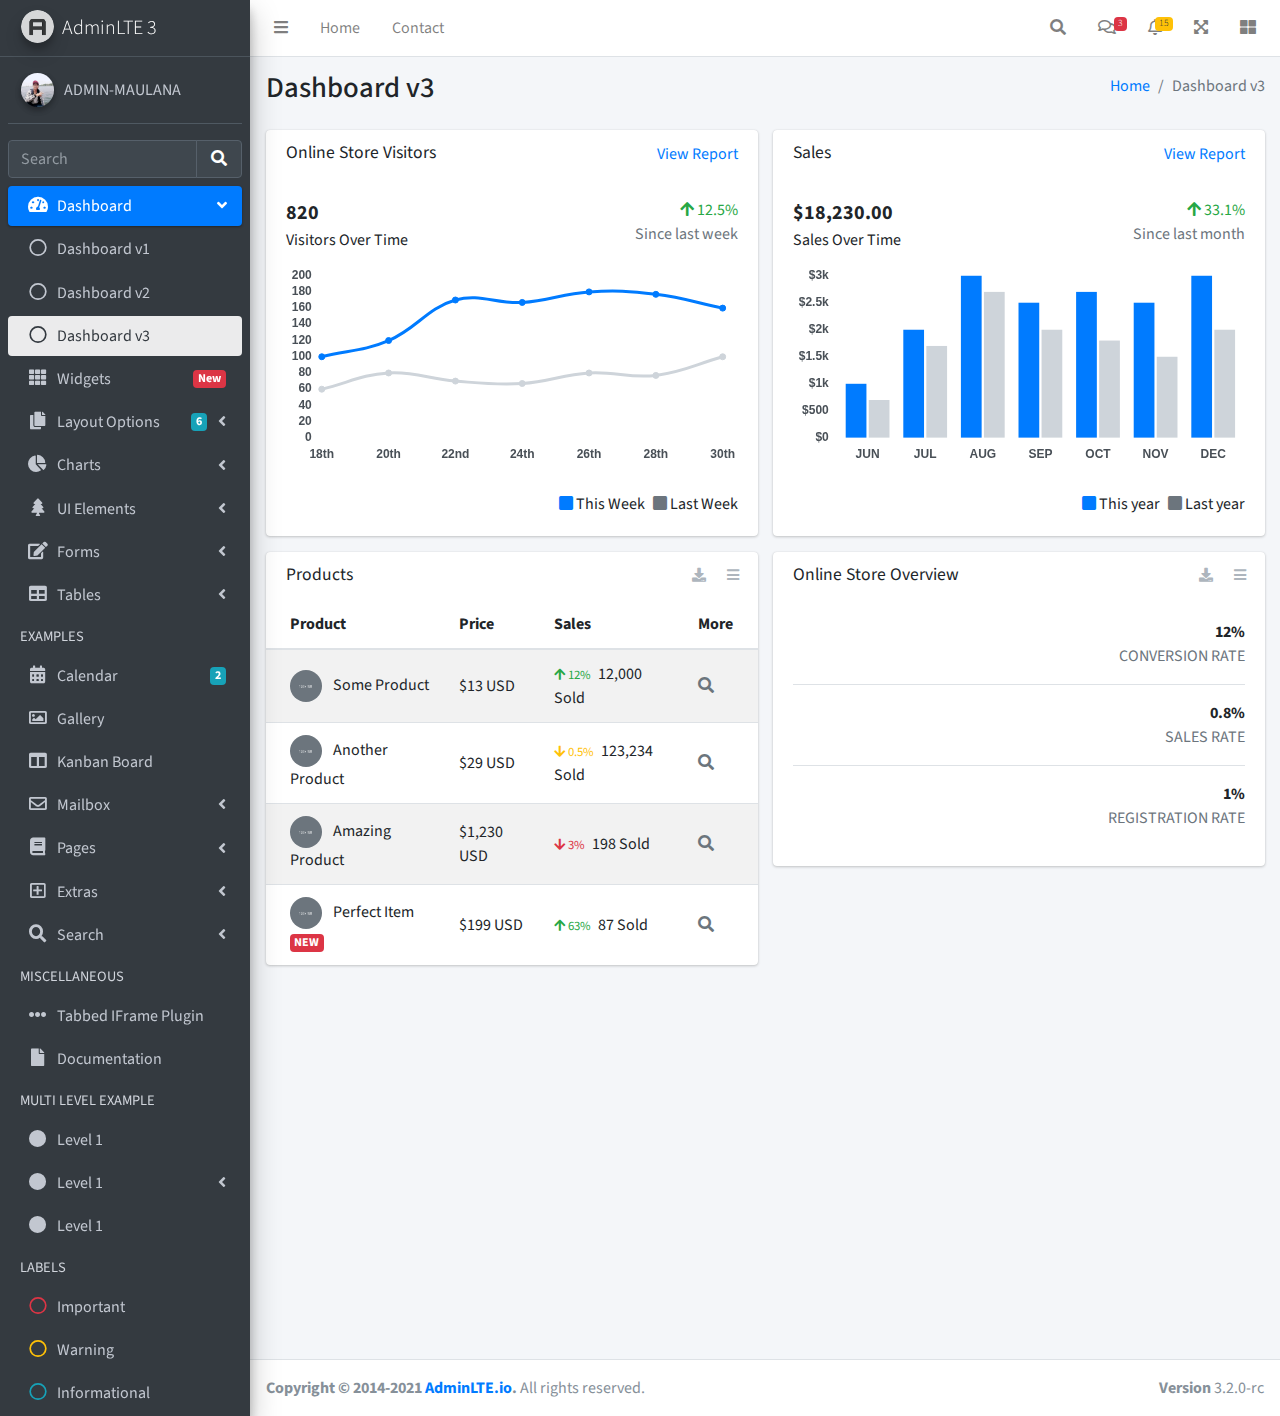
<file: AdminLTE-3.2.0-rc/index3.html>
<!DOCTYPE html>
<html lang="en">
<head>
  <meta charset="utf-8">
  <meta name="viewport" content="width=device-width, initial-scale=1">
  <title>AdminLTE 3 | Dashboard 3</title>

  <!-- Google Font: Source Sans Pro -->
  <link rel="stylesheet" href="https://fonts.googleapis.com/css?family=Source+Sans+Pro:300,400,400i,700&display=fallback">
  <!-- Font Awesome Icons -->
  <link rel="stylesheet" href="plugins/fontawesome-free/css/all.min.css">
  <!-- IonIcons -->
  <link rel="stylesheet" href="https://code.ionicframework.com/ionicons/2.0.1/css/ionicons.min.css">
  <!-- Theme style -->
  <link rel="stylesheet" href="dist/css/adminlte.min.css">
</head>
<!--
`body` tag options:

  Apply one or more of the following classes to to the body tag
  to get the desired effect

  * sidebar-collapse
  * sidebar-mini
-->
<body class="hold-transition sidebar-mini">
<div class="wrapper">
  <!-- Navbar -->
  <nav class="main-header navbar navbar-expand navbar-white navbar-light">
    <!-- Left navbar links -->
    <ul class="navbar-nav">
      <li class="nav-item">
        <a class="nav-link" data-widget="pushmenu" href="#" role="button"><i class="fas fa-bars"></i></a>
      </li>
      <li class="nav-item d-none d-sm-inline-block">
        <a href="index3.html" class="nav-link">Home</a>
      </li>
      <li class="nav-item d-none d-sm-inline-block">
        <a href="#" class="nav-link">Contact</a>
      </li>
    </ul>

    <!-- Right navbar links -->
    <ul class="navbar-nav ml-auto">
      <!-- Navbar Search -->
      <li class="nav-item">
        <a class="nav-link" data-widget="navbar-search" href="#" role="button">
          <i class="fas fa-search"></i>
        </a>
        <div class="navbar-search-block">
          <form class="form-inline">
            <div class="input-group input-group-sm">
              <input class="form-control form-control-navbar" type="search" placeholder="Search" aria-label="Search">
              <div class="input-group-append">
                <button class="btn btn-navbar" type="submit">
                  <i class="fas fa-search"></i>
                </button>
                <button class="btn btn-navbar" type="button" data-widget="navbar-search">
                  <i class="fas fa-times"></i>
                </button>
              </div>
            </div>
          </form>
        </div>
      </li>

      <!-- Messages Dropdown Menu -->
      <li class="nav-item dropdown">
        <a class="nav-link" data-toggle="dropdown" href="#">
          <i class="far fa-comments"></i>
          <span class="badge badge-danger navbar-badge">3</span>
        </a>
        <div class="dropdown-menu dropdown-menu-lg dropdown-menu-right">
          <a href="#" class="dropdown-item">
            <!-- Message Start -->
            <div class="media">
              <img src="dist/img/user1-128x128.jpg" alt="User Avatar" class="img-size-50 mr-3 img-circle">
              <div class="media-body">
                <h3 class="dropdown-item-title">
                  Brad Diesel
                  <span class="float-right text-sm text-danger"><i class="fas fa-star"></i></span>
                </h3>
                <p class="text-sm">Call me whenever you can...</p>
                <p class="text-sm text-muted"><i class="far fa-clock mr-1"></i> 4 Hours Ago</p>
              </div>
            </div>
            <!-- Message End -->
          </a>
          <div class="dropdown-divider"></div>
          <a href="#" class="dropdown-item">
            <!-- Message Start -->
            <div class="media">
              <img src="dist/img/user8-128x128.jpg" alt="User Avatar" class="img-size-50 img-circle mr-3">
              <div class="media-body">
                <h3 class="dropdown-item-title">
                  John Pierce
                  <span class="float-right text-sm text-muted"><i class="fas fa-star"></i></span>
                </h3>
                <p class="text-sm">I got your message bro</p>
                <p class="text-sm text-muted"><i class="far fa-clock mr-1"></i> 4 Hours Ago</p>
              </div>
            </div>
            <!-- Message End -->
          </a>
          <div class="dropdown-divider"></div>
          <a href="#" class="dropdown-item">
            <!-- Message Start -->
            <div class="media">
              <img src="dist/img/user3-128x128.jpg" alt="User Avatar" class="img-size-50 img-circle mr-3">
              <div class="media-body">
                <h3 class="dropdown-item-title">
                  Nora Silvester
                  <span class="float-right text-sm text-warning"><i class="fas fa-star"></i></span>
                </h3>
                <p class="text-sm">The subject goes here</p>
                <p class="text-sm text-muted"><i class="far fa-clock mr-1"></i> 4 Hours Ago</p>
              </div>
            </div>
            <!-- Message End -->
          </a>
          <div class="dropdown-divider"></div>
          <a href="#" class="dropdown-item dropdown-footer">See All Messages</a>
        </div>
      </li>
      <!-- Notifications Dropdown Menu -->
      <li class="nav-item dropdown">
        <a class="nav-link" data-toggle="dropdown" href="#">
          <i class="far fa-bell"></i>
          <span class="badge badge-warning navbar-badge">15</span>
        </a>
        <div class="dropdown-menu dropdown-menu-lg dropdown-menu-right">
          <span class="dropdown-item dropdown-header">15 Notifications</span>
          <div class="dropdown-divider"></div>
          <a href="#" class="dropdown-item">
            <i class="fas fa-envelope mr-2"></i> 4 new messages
            <span class="float-right text-muted text-sm">3 mins</span>
          </a>
          <div class="dropdown-divider"></div>
          <a href="#" class="dropdown-item">
            <i class="fas fa-users mr-2"></i> 8 friend requests
            <span class="float-right text-muted text-sm">12 hours</span>
          </a>
          <div class="dropdown-divider"></div>
          <a href="#" class="dropdown-item">
            <i class="fas fa-file mr-2"></i> 3 new reports
            <span class="float-right text-muted text-sm">2 days</span>
          </a>
          <div class="dropdown-divider"></div>
          <a href="#" class="dropdown-item dropdown-footer">See All Notifications</a>
        </div>
      </li>
      <li class="nav-item">
        <a class="nav-link" data-widget="fullscreen" href="#" role="button">
          <i class="fas fa-expand-arrows-alt"></i>
        </a>
      </li>
      <li class="nav-item">
        <a class="nav-link" data-widget="control-sidebar" data-slide="true" href="#" role="button">
          <i class="fas fa-th-large"></i>
        </a>
      </li>
    </ul>
  </nav>
  <!-- /.navbar -->

  <!-- Main Sidebar Container -->
  <aside class="main-sidebar sidebar-dark-primary elevation-4">
    <!-- Brand Logo -->
    <a href="index3.html" class="brand-link">
      <img src="dist/img/AdminLTELogo.png" alt="AdminLTE Logo" class="brand-image img-circle elevation-3" style="opacity: .8">
      <span class="brand-text font-weight-light">AdminLTE 3</span>
    </a>

    <!-- Sidebar -->
    <div class="sidebar">
      <!-- Sidebar user panel (optional) -->
      <div class="user-panel mt-3 pb-3 mb-3 d-flex">
        <div class="image">
          <img src="foto-saya.png" class="img-circle elevation-2" alt="User Image">
        </div>
        <div class="info">
          <a href="#" class="d-block">ADMIN-MAULANA</a>
        </div>
      </div>

      <!-- SidebarSearch Form -->
      <div class="form-inline">
        <div class="input-group" data-widget="sidebar-search">
          <input class="form-control form-control-sidebar" type="search" placeholder="Search" aria-label="Search">
          <div class="input-group-append">
            <button class="btn btn-sidebar">
              <i class="fas fa-search fa-fw"></i>
            </button>
          </div>
        </div>
      </div>

      <!-- Sidebar Menu -->
      <nav class="mt-2">
        <ul class="nav nav-pills nav-sidebar flex-column" data-widget="treeview" role="menu" data-accordion="false">
          <!-- Add icons to the links using the .nav-icon class
               with font-awesome or any other icon font library -->
          <li class="nav-item menu-open">
            <a href="#" class="nav-link active">
              <i class="nav-icon fas fa-tachometer-alt"></i>
              <p>
                Dashboard
                <i class="right fas fa-angle-left"></i>
              </p>
            </a>
            <ul class="nav nav-treeview">
              <li class="nav-item">
                <a href="./index.html" class="nav-link">
                  <i class="far fa-circle nav-icon"></i>
                  <p>Dashboard v1</p>
                </a>
              </li>
              <li class="nav-item">
                <a href="./index2.html" class="nav-link">
                  <i class="far fa-circle nav-icon"></i>
                  <p>Dashboard v2</p>
                </a>
              </li>
              <li class="nav-item">
                <a href="./index3.html" class="nav-link active">
                  <i class="far fa-circle nav-icon"></i>
                  <p>Dashboard v3</p>
                </a>
              </li>
            </ul>
          </li>
          <li class="nav-item">
            <a href="pages/widgets.html" class="nav-link">
              <i class="nav-icon fas fa-th"></i>
              <p>
                Widgets
                <span class="right badge badge-danger">New</span>
              </p>
            </a>
          </li>
          <li class="nav-item">
            <a href="#" class="nav-link">
              <i class="nav-icon fas fa-copy"></i>
              <p>
                Layout Options
                <i class="fas fa-angle-left right"></i>
                <span class="badge badge-info right">6</span>
              </p>
            </a>
            <ul class="nav nav-treeview">
              <li class="nav-item">
                <a href="pages/layout/top-nav.html" class="nav-link">
                  <i class="far fa-circle nav-icon"></i>
                  <p>Top Navigation</p>
                </a>
              </li>
              <li class="nav-item">
                <a href="pages/layout/top-nav-sidebar.html" class="nav-link">
                  <i class="far fa-circle nav-icon"></i>
                  <p>Top Navigation + Sidebar</p>
                </a>
              </li>
              <li class="nav-item">
                <a href="pages/layout/boxed.html" class="nav-link">
                  <i class="far fa-circle nav-icon"></i>
                  <p>Boxed</p>
                </a>
              </li>
              <li class="nav-item">
                <a href="pages/layout/fixed-sidebar.html" class="nav-link">
                  <i class="far fa-circle nav-icon"></i>
                  <p>Fixed Sidebar</p>
                </a>
              </li>
              <li class="nav-item">
                <a href="pages/layout/fixed-sidebar-custom.html" class="nav-link">
                  <i class="far fa-circle nav-icon"></i>
                  <p>Fixed Sidebar <small>+ Custom Area</small></p>
                </a>
              </li>
              <li class="nav-item">
                <a href="pages/layout/fixed-topnav.html" class="nav-link">
                  <i class="far fa-circle nav-icon"></i>
                  <p>Fixed Navbar</p>
                </a>
              </li>
              <li class="nav-item">
                <a href="pages/layout/fixed-footer.html" class="nav-link">
                  <i class="far fa-circle nav-icon"></i>
                  <p>Fixed Footer</p>
                </a>
              </li>
              <li class="nav-item">
                <a href="pages/layout/collapsed-sidebar.html" class="nav-link">
                  <i class="far fa-circle nav-icon"></i>
                  <p>Collapsed Sidebar</p>
                </a>
              </li>
            </ul>
          </li>
          <li class="nav-item">
            <a href="#" class="nav-link">
              <i class="nav-icon fas fa-chart-pie"></i>
              <p>
                Charts
                <i class="right fas fa-angle-left"></i>
              </p>
            </a>
            <ul class="nav nav-treeview">
              <li class="nav-item">
                <a href="pages/charts/chartjs.html" class="nav-link">
                  <i class="far fa-circle nav-icon"></i>
                  <p>ChartJS</p>
                </a>
              </li>
              <li class="nav-item">
                <a href="pages/charts/flot.html" class="nav-link">
                  <i class="far fa-circle nav-icon"></i>
                  <p>Flot</p>
                </a>
              </li>
              <li class="nav-item">
                <a href="pages/charts/inline.html" class="nav-link">
                  <i class="far fa-circle nav-icon"></i>
                  <p>Inline</p>
                </a>
              </li>
              <li class="nav-item">
                <a href="pages/charts/uplot.html" class="nav-link">
                  <i class="far fa-circle nav-icon"></i>
                  <p>uPlot</p>
                </a>
              </li>
            </ul>
          </li>
          <li class="nav-item">
            <a href="#" class="nav-link">
              <i class="nav-icon fas fa-tree"></i>
              <p>
                UI Elements
                <i class="fas fa-angle-left right"></i>
              </p>
            </a>
            <ul class="nav nav-treeview">
              <li class="nav-item">
                <a href="pages/UI/general.html" class="nav-link">
                  <i class="far fa-circle nav-icon"></i>
                  <p>General</p>
                </a>
              </li>
              <li class="nav-item">
                <a href="pages/UI/icons.html" class="nav-link">
                  <i class="far fa-circle nav-icon"></i>
                  <p>Icons</p>
                </a>
              </li>
              <li class="nav-item">
                <a href="pages/UI/buttons.html" class="nav-link">
                  <i class="far fa-circle nav-icon"></i>
                  <p>Buttons</p>
                </a>
              </li>
              <li class="nav-item">
                <a href="pages/UI/sliders.html" class="nav-link">
                  <i class="far fa-circle nav-icon"></i>
                  <p>Sliders</p>
                </a>
              </li>
              <li class="nav-item">
                <a href="pages/UI/modals.html" class="nav-link">
                  <i class="far fa-circle nav-icon"></i>
                  <p>Modals & Alerts</p>
                </a>
              </li>
              <li class="nav-item">
                <a href="pages/UI/navbar.html" class="nav-link">
                  <i class="far fa-circle nav-icon"></i>
                  <p>Navbar & Tabs</p>
                </a>
              </li>
              <li class="nav-item">
                <a href="pages/UI/timeline.html" class="nav-link">
                  <i class="far fa-circle nav-icon"></i>
                  <p>Timeline</p>
                </a>
              </li>
              <li class="nav-item">
                <a href="pages/UI/ribbons.html" class="nav-link">
                  <i class="far fa-circle nav-icon"></i>
                  <p>Ribbons</p>
                </a>
              </li>
            </ul>
          </li>
          <li class="nav-item">
            <a href="#" class="nav-link">
              <i class="nav-icon fas fa-edit"></i>
              <p>
                Forms
                <i class="fas fa-angle-left right"></i>
              </p>
            </a>
            <ul class="nav nav-treeview">
              <li class="nav-item">
                <a href="pages/forms/general.html" class="nav-link">
                  <i class="far fa-circle nav-icon"></i>
                  <p>General Elements</p>
                </a>
              </li>
              <li class="nav-item">
                <a href="pages/forms/advanced.html" class="nav-link">
                  <i class="far fa-circle nav-icon"></i>
                  <p>Advanced Elements</p>
                </a>
              </li>
              <li class="nav-item">
                <a href="pages/forms/editors.html" class="nav-link">
                  <i class="far fa-circle nav-icon"></i>
                  <p>Editors</p>
                </a>
              </li>
              <li class="nav-item">
                <a href="pages/forms/validation.html" class="nav-link">
                  <i class="far fa-circle nav-icon"></i>
                  <p>Validation</p>
                </a>
              </li>
            </ul>
          </li>
          <li class="nav-item">
            <a href="#" class="nav-link">
              <i class="nav-icon fas fa-table"></i>
              <p>
                Tables
                <i class="fas fa-angle-left right"></i>
              </p>
            </a>
            <ul class="nav nav-treeview">
              <li class="nav-item">
                <a href="pages/tables/simple.html" class="nav-link">
                  <i class="far fa-circle nav-icon"></i>
                  <p>Simple Tables</p>
                </a>
              </li>
              <li class="nav-item">
                <a href="pages/tables/data.html" class="nav-link">
                  <i class="far fa-circle nav-icon"></i>
                  <p>DataTables</p>
                </a>
              </li>
              <li class="nav-item">
                <a href="pages/tables/jsgrid.html" class="nav-link">
                  <i class="far fa-circle nav-icon"></i>
                  <p>jsGrid</p>
                </a>
              </li>
            </ul>
          </li>
          <li class="nav-header">EXAMPLES</li>
          <li class="nav-item">
            <a href="pages/calendar.html" class="nav-link">
              <i class="nav-icon fas fa-calendar-alt"></i>
              <p>
                Calendar
                <span class="badge badge-info right">2</span>
              </p>
            </a>
          </li>
          <li class="nav-item">
            <a href="pages/gallery.html" class="nav-link">
              <i class="nav-icon far fa-image"></i>
              <p>
                Gallery
              </p>
            </a>
          </li>
          <li class="nav-item">
            <a href="pages/kanban.html" class="nav-link">
              <i class="nav-icon fas fa-columns"></i>
              <p>
                Kanban Board
              </p>
            </a>
          </li>
          <li class="nav-item">
            <a href="#" class="nav-link">
              <i class="nav-icon far fa-envelope"></i>
              <p>
                Mailbox
                <i class="fas fa-angle-left right"></i>
              </p>
            </a>
            <ul class="nav nav-treeview">
              <li class="nav-item">
                <a href="pages/mailbox/mailbox.html" class="nav-link">
                  <i class="far fa-circle nav-icon"></i>
                  <p>Inbox</p>
                </a>
              </li>
              <li class="nav-item">
                <a href="pages/mailbox/compose.html" class="nav-link">
                  <i class="far fa-circle nav-icon"></i>
                  <p>Compose</p>
                </a>
              </li>
              <li class="nav-item">
                <a href="pages/mailbox/read-mail.html" class="nav-link">
                  <i class="far fa-circle nav-icon"></i>
                  <p>Read</p>
                </a>
              </li>
            </ul>
          </li>
          <li class="nav-item">
            <a href="#" class="nav-link">
              <i class="nav-icon fas fa-book"></i>
              <p>
                Pages
                <i class="fas fa-angle-left right"></i>
              </p>
            </a>
            <ul class="nav nav-treeview">
              <li class="nav-item">
                <a href="pages/examples/invoice.html" class="nav-link">
                  <i class="far fa-circle nav-icon"></i>
                  <p>Invoice</p>
                </a>
              </li>
              <li class="nav-item">
                <a href="pages/examples/profile.html" class="nav-link">
                  <i class="far fa-circle nav-icon"></i>
                  <p>Profile</p>
                </a>
              </li>
              <li class="nav-item">
                <a href="pages/examples/e-commerce.html" class="nav-link">
                  <i class="far fa-circle nav-icon"></i>
                  <p>E-commerce</p>
                </a>
              </li>
              <li class="nav-item">
                <a href="pages/examples/projects.html" class="nav-link">
                  <i class="far fa-circle nav-icon"></i>
                  <p>Projects</p>
                </a>
              </li>
              <li class="nav-item">
                <a href="pages/examples/project-add.html" class="nav-link">
                  <i class="far fa-circle nav-icon"></i>
                  <p>Project Add</p>
                </a>
              </li>
              <li class="nav-item">
                <a href="pages/examples/project-edit.html" class="nav-link">
                  <i class="far fa-circle nav-icon"></i>
                  <p>Project Edit</p>
                </a>
              </li>
              <li class="nav-item">
                <a href="pages/examples/project-detail.html" class="nav-link">
                  <i class="far fa-circle nav-icon"></i>
                  <p>Project Detail</p>
                </a>
              </li>
              <li class="nav-item">
                <a href="pages/examples/contacts.html" class="nav-link">
                  <i class="far fa-circle nav-icon"></i>
                  <p>Contacts</p>
                </a>
              </li>
              <li class="nav-item">
                <a href="pages/examples/faq.html" class="nav-link">
                  <i class="far fa-circle nav-icon"></i>
                  <p>FAQ</p>
                </a>
              </li>
              <li class="nav-item">
                <a href="pages/examples/contact-us.html" class="nav-link">
                  <i class="far fa-circle nav-icon"></i>
                  <p>Contact us</p>
                </a>
              </li>
            </ul>
          </li>
          <li class="nav-item">
            <a href="#" class="nav-link">
              <i class="nav-icon far fa-plus-square"></i>
              <p>
                Extras
                <i class="fas fa-angle-left right"></i>
              </p>
            </a>
            <ul class="nav nav-treeview">
              <li class="nav-item">
                <a href="#" class="nav-link">
                  <i class="far fa-circle nav-icon"></i>
                  <p>
                    Login & Register v1
                    <i class="fas fa-angle-left right"></i>
                  </p>
                </a>
                <ul class="nav nav-treeview">
                  <li class="nav-item">
                    <a href="pages/examples/login.html" class="nav-link">
                      <i class="far fa-circle nav-icon"></i>
                      <p>Login v1</p>
                    </a>
                  </li>
                  <li class="nav-item">
                    <a href="pages/examples/register.html" class="nav-link">
                      <i class="far fa-circle nav-icon"></i>
                      <p>Register v1</p>
                    </a>
                  </li>
                  <li class="nav-item">
                    <a href="pages/examples/forgot-password.html" class="nav-link">
                      <i class="far fa-circle nav-icon"></i>
                      <p>Forgot Password v1</p>
                    </a>
                  </li>
                  <li class="nav-item">
                    <a href="pages/examples/recover-password.html" class="nav-link">
                      <i class="far fa-circle nav-icon"></i>
                      <p>Recover Password v1</p>
                    </a>
                  </li>
                </ul>
              </li>
              <li class="nav-item">
                <a href="#" class="nav-link">
                  <i class="far fa-circle nav-icon"></i>
                  <p>
                    Login & Register v2
                    <i class="fas fa-angle-left right"></i>
                  </p>
                </a>
                <ul class="nav nav-treeview">
                  <li class="nav-item">
                    <a href="pages/examples/login-v2.html" class="nav-link">
                      <i class="far fa-circle nav-icon"></i>
                      <p>Login v2</p>
                    </a>
                  </li>
                  <li class="nav-item">
                    <a href="pages/examples/register-v2.html" class="nav-link">
                      <i class="far fa-circle nav-icon"></i>
                      <p>Register v2</p>
                    </a>
                  </li>
                  <li class="nav-item">
                    <a href="pages/examples/forgot-password-v2.html" class="nav-link">
                      <i class="far fa-circle nav-icon"></i>
                      <p>Forgot Password v2</p>
                    </a>
                  </li>
                  <li class="nav-item">
                    <a href="pages/examples/recover-password-v2.html" class="nav-link">
                      <i class="far fa-circle nav-icon"></i>
                      <p>Recover Password v2</p>
                    </a>
                  </li>
                </ul>
              </li>
              <li class="nav-item">
                <a href="pages/examples/lockscreen.html" class="nav-link">
                  <i class="far fa-circle nav-icon"></i>
                  <p>Lockscreen</p>
                </a>
              </li>
              <li class="nav-item">
                <a href="pages/examples/legacy-user-menu.html" class="nav-link">
                  <i class="far fa-circle nav-icon"></i>
                  <p>Legacy User Menu</p>
                </a>
              </li>
              <li class="nav-item">
                <a href="pages/examples/language-menu.html" class="nav-link">
                  <i class="far fa-circle nav-icon"></i>
                  <p>Language Menu</p>
                </a>
              </li>
              <li class="nav-item">
                <a href="pages/examples/404.html" class="nav-link">
                  <i class="far fa-circle nav-icon"></i>
                  <p>Error 404</p>
                </a>
              </li>
              <li class="nav-item">
                <a href="pages/examples/500.html" class="nav-link">
                  <i class="far fa-circle nav-icon"></i>
                  <p>Error 500</p>
                </a>
              </li>
              <li class="nav-item">
                <a href="pages/examples/pace.html" class="nav-link">
                  <i class="far fa-circle nav-icon"></i>
                  <p>Pace</p>
                </a>
              </li>
              <li class="nav-item">
                <a href="pages/examples/blank.html" class="nav-link">
                  <i class="far fa-circle nav-icon"></i>
                  <p>Blank Page</p>
                </a>
              </li>
              <li class="nav-item">
                <a href="starter.html" class="nav-link">
                  <i class="far fa-circle nav-icon"></i>
                  <p>Starter Page</p>
                </a>
              </li>
            </ul>
          </li>
          <li class="nav-item">
            <a href="#" class="nav-link">
              <i class="nav-icon fas fa-search"></i>
              <p>
                Search
                <i class="fas fa-angle-left right"></i>
              </p>
            </a>
            <ul class="nav nav-treeview">
              <li class="nav-item">
                <a href="pages/search/simple.html" class="nav-link">
                  <i class="far fa-circle nav-icon"></i>
                  <p>Simple Search</p>
                </a>
              </li>
              <li class="nav-item">
                <a href="pages/search/enhanced.html" class="nav-link">
                  <i class="far fa-circle nav-icon"></i>
                  <p>Enhanced</p>
                </a>
              </li>
            </ul>
          </li>
          <li class="nav-header">MISCELLANEOUS</li>
          <li class="nav-item">
            <a href="iframe.html" class="nav-link">
              <i class="nav-icon fas fa-ellipsis-h"></i>
              <p>Tabbed IFrame Plugin</p>
            </a>
          </li>
          <li class="nav-item">
            <a href="https://adminlte.io/docs/3.1/" class="nav-link">
              <i class="nav-icon fas fa-file"></i>
              <p>Documentation</p>
            </a>
          </li>
          <li class="nav-header">MULTI LEVEL EXAMPLE</li>
          <li class="nav-item">
            <a href="#" class="nav-link">
              <i class="fas fa-circle nav-icon"></i>
              <p>Level 1</p>
            </a>
          </li>
          <li class="nav-item">
            <a href="#" class="nav-link">
              <i class="nav-icon fas fa-circle"></i>
              <p>
                Level 1
                <i class="right fas fa-angle-left"></i>
              </p>
            </a>
            <ul class="nav nav-treeview">
              <li class="nav-item">
                <a href="#" class="nav-link">
                  <i class="far fa-circle nav-icon"></i>
                  <p>Level 2</p>
                </a>
              </li>
              <li class="nav-item">
                <a href="#" class="nav-link">
                  <i class="far fa-circle nav-icon"></i>
                  <p>
                    Level 2
                    <i class="right fas fa-angle-left"></i>
                  </p>
                </a>
                <ul class="nav nav-treeview">
                  <li class="nav-item">
                    <a href="#" class="nav-link">
                      <i class="far fa-dot-circle nav-icon"></i>
                      <p>Level 3</p>
                    </a>
                  </li>
                  <li class="nav-item">
                    <a href="#" class="nav-link">
                      <i class="far fa-dot-circle nav-icon"></i>
                      <p>Level 3</p>
                    </a>
                  </li>
                  <li class="nav-item">
                    <a href="#" class="nav-link">
                      <i class="far fa-dot-circle nav-icon"></i>
                      <p>Level 3</p>
                    </a>
                  </li>
                </ul>
              </li>
              <li class="nav-item">
                <a href="#" class="nav-link">
                  <i class="far fa-circle nav-icon"></i>
                  <p>Level 2</p>
                </a>
              </li>
            </ul>
          </li>
          <li class="nav-item">
            <a href="#" class="nav-link">
              <i class="fas fa-circle nav-icon"></i>
              <p>Level 1</p>
            </a>
          </li>
          <li class="nav-header">LABELS</li>
          <li class="nav-item">
            <a href="#" class="nav-link">
              <i class="nav-icon far fa-circle text-danger"></i>
              <p class="text">Important</p>
            </a>
          </li>
          <li class="nav-item">
            <a href="#" class="nav-link">
              <i class="nav-icon far fa-circle text-warning"></i>
              <p>Warning</p>
            </a>
          </li>
          <li class="nav-item">
            <a href="#" class="nav-link">
              <i class="nav-icon far fa-circle text-info"></i>
              <p>Informational</p>
            </a>
          </li>
        </ul>
      </nav>
      <!-- /.sidebar-menu -->
    </div>
    <!-- /.sidebar -->
  </aside>

  <!-- Content Wrapper. Contains page content -->
  <div class="content-wrapper">
    <!-- Content Header (Page header) -->
    <div class="content-header">
      <div class="container-fluid">
        <div class="row mb-2">
          <div class="col-sm-6">
            <h1 class="m-0">Dashboard v3</h1>
          </div><!-- /.col -->
          <div class="col-sm-6">
            <ol class="breadcrumb float-sm-right">
              <li class="breadcrumb-item"><a href="#">Home</a></li>
              <li class="breadcrumb-item active">Dashboard v3</li>
            </ol>
          </div><!-- /.col -->
        </div><!-- /.row -->
      </div><!-- /.container-fluid -->
    </div>
    <!-- /.content-header -->

    <!-- Main content -->
    <div class="content">
      <div class="container-fluid">
        <div class="row">
          <div class="col-lg-6">
            <div class="card">
              <div class="card-header border-0">
                <div class="d-flex justify-content-between">
                  <h3 class="card-title">Online Store Visitors</h3>
                  <a href="javascript:void(0);">View Report</a>
                </div>
              </div>
              <div class="card-body">
                <div class="d-flex">
                  <p class="d-flex flex-column">
                    <span class="text-bold text-lg">820</span>
                    <span>Visitors Over Time</span>
                  </p>
                  <p class="ml-auto d-flex flex-column text-right">
                    <span class="text-success">
                      <i class="fas fa-arrow-up"></i> 12.5%
                    </span>
                    <span class="text-muted">Since last week</span>
                  </p>
                </div>
                <!-- /.d-flex -->

                <div class="position-relative mb-4">
                  <canvas id="visitors-chart" height="200"></canvas>
                </div>

                <div class="d-flex flex-row justify-content-end">
                  <span class="mr-2">
                    <i class="fas fa-square text-primary"></i> This Week
                  </span>

                  <span>
                    <i class="fas fa-square text-gray"></i> Last Week
                  </span>
                </div>
              </div>
            </div>
            <!-- /.card -->

            <div class="card">
              <div class="card-header border-0">
                <h3 class="card-title">Products</h3>
                <div class="card-tools">
                  <a href="#" class="btn btn-tool btn-sm">
                    <i class="fas fa-download"></i>
                  </a>
                  <a href="#" class="btn btn-tool btn-sm">
                    <i class="fas fa-bars"></i>
                  </a>
                </div>
              </div>
              <div class="card-body table-responsive p-0">
                <table class="table table-striped table-valign-middle">
                  <thead>
                  <tr>
                    <th>Product</th>
                    <th>Price</th>
                    <th>Sales</th>
                    <th>More</th>
                  </tr>
                  </thead>
                  <tbody>
                  <tr>
                    <td>
                      <img src="dist/img/default-150x150.png" alt="Product 1" class="img-circle img-size-32 mr-2">
                      Some Product
                    </td>
                    <td>$13 USD</td>
                    <td>
                      <small class="text-success mr-1">
                        <i class="fas fa-arrow-up"></i>
                        12%
                      </small>
                      12,000 Sold
                    </td>
                    <td>
                      <a href="#" class="text-muted">
                        <i class="fas fa-search"></i>
                      </a>
                    </td>
                  </tr>
                  <tr>
                    <td>
                      <img src="dist/img/default-150x150.png" alt="Product 1" class="img-circle img-size-32 mr-2">
                      Another Product
                    </td>
                    <td>$29 USD</td>
                    <td>
                      <small class="text-warning mr-1">
                        <i class="fas fa-arrow-down"></i>
                        0.5%
                      </small>
                      123,234 Sold
                    </td>
                    <td>
                      <a href="#" class="text-muted">
                        <i class="fas fa-search"></i>
                      </a>
                    </td>
                  </tr>
                  <tr>
                    <td>
                      <img src="dist/img/default-150x150.png" alt="Product 1" class="img-circle img-size-32 mr-2">
                      Amazing Product
                    </td>
                    <td>$1,230 USD</td>
                    <td>
                      <small class="text-danger mr-1">
                        <i class="fas fa-arrow-down"></i>
                        3%
                      </small>
                      198 Sold
                    </td>
                    <td>
                      <a href="#" class="text-muted">
                        <i class="fas fa-search"></i>
                      </a>
                    </td>
                  </tr>
                  <tr>
                    <td>
                      <img src="dist/img/default-150x150.png" alt="Product 1" class="img-circle img-size-32 mr-2">
                      Perfect Item
                      <span class="badge bg-danger">NEW</span>
                    </td>
                    <td>$199 USD</td>
                    <td>
                      <small class="text-success mr-1">
                        <i class="fas fa-arrow-up"></i>
                        63%
                      </small>
                      87 Sold
                    </td>
                    <td>
                      <a href="#" class="text-muted">
                        <i class="fas fa-search"></i>
                      </a>
                    </td>
                  </tr>
                  </tbody>
                </table>
              </div>
            </div>
            <!-- /.card -->
          </div>
          <!-- /.col-md-6 -->
          <div class="col-lg-6">
            <div class="card">
              <div class="card-header border-0">
                <div class="d-flex justify-content-between">
                  <h3 class="card-title">Sales</h3>
                  <a href="javascript:void(0);">View Report</a>
                </div>
              </div>
              <div class="card-body">
                <div class="d-flex">
                  <p class="d-flex flex-column">
                    <span class="text-bold text-lg">$18,230.00</span>
                    <span>Sales Over Time</span>
                  </p>
                  <p class="ml-auto d-flex flex-column text-right">
                    <span class="text-success">
                      <i class="fas fa-arrow-up"></i> 33.1%
                    </span>
                    <span class="text-muted">Since last month</span>
                  </p>
                </div>
                <!-- /.d-flex -->

                <div class="position-relative mb-4">
                  <canvas id="sales-chart" height="200"></canvas>
                </div>

                <div class="d-flex flex-row justify-content-end">
                  <span class="mr-2">
                    <i class="fas fa-square text-primary"></i> This year
                  </span>

                  <span>
                    <i class="fas fa-square text-gray"></i> Last year
                  </span>
                </div>
              </div>
            </div>
            <!-- /.card -->

            <div class="card">
              <div class="card-header border-0">
                <h3 class="card-title">Online Store Overview</h3>
                <div class="card-tools">
                  <a href="#" class="btn btn-sm btn-tool">
                    <i class="fas fa-download"></i>
                  </a>
                  <a href="#" class="btn btn-sm btn-tool">
                    <i class="fas fa-bars"></i>
                  </a>
                </div>
              </div>
              <div class="card-body">
                <div class="d-flex justify-content-between align-items-center border-bottom mb-3">
                  <p class="text-success text-xl">
                    <i class="ion ion-ios-refresh-empty"></i>
                  </p>
                  <p class="d-flex flex-column text-right">
                    <span class="font-weight-bold">
                      <i class="ion ion-android-arrow-up text-success"></i> 12%
                    </span>
                    <span class="text-muted">CONVERSION RATE</span>
                  </p>
                </div>
                <!-- /.d-flex -->
                <div class="d-flex justify-content-between align-items-center border-bottom mb-3">
                  <p class="text-warning text-xl">
                    <i class="ion ion-ios-cart-outline"></i>
                  </p>
                  <p class="d-flex flex-column text-right">
                    <span class="font-weight-bold">
                      <i class="ion ion-android-arrow-up text-warning"></i> 0.8%
                    </span>
                    <span class="text-muted">SALES RATE</span>
                  </p>
                </div>
                <!-- /.d-flex -->
                <div class="d-flex justify-content-between align-items-center mb-0">
                  <p class="text-danger text-xl">
                    <i class="ion ion-ios-people-outline"></i>
                  </p>
                  <p class="d-flex flex-column text-right">
                    <span class="font-weight-bold">
                      <i class="ion ion-android-arrow-down text-danger"></i> 1%
                    </span>
                    <span class="text-muted">REGISTRATION RATE</span>
                  </p>
                </div>
                <!-- /.d-flex -->
              </div>
            </div>
          </div>
          <!-- /.col-md-6 -->
        </div>
        <!-- /.row -->
      </div>
      <!-- /.container-fluid -->
    </div>
    <!-- /.content -->
  </div>
  <!-- /.content-wrapper -->

  <!-- Control Sidebar -->
  <aside class="control-sidebar control-sidebar-dark">
    <!-- Control sidebar content goes here -->
  </aside>
  <!-- /.control-sidebar -->

  <!-- Main Footer -->
  <footer class="main-footer">
    <strong>Copyright &copy; 2014-2021 <a href="https://adminlte.io">AdminLTE.io</a>.</strong>
    All rights reserved.
    <div class="float-right d-none d-sm-inline-block">
      <b>Version</b> 3.2.0-rc
    </div>
  </footer>
</div>
<!-- ./wrapper -->

<!-- REQUIRED SCRIPTS -->

<!-- jQuery -->
<script src="plugins/jquery/jquery.min.js"></script>
<!-- Bootstrap -->
<script src="plugins/bootstrap/js/bootstrap.bundle.min.js"></script>
<!-- AdminLTE -->
<script src="dist/js/adminlte.js"></script>

<!-- OPTIONAL SCRIPTS -->
<script src="plugins/chart.js/Chart.min.js"></script>
<!-- AdminLTE for demo purposes -->
<script src="dist/js/demo.js"></script>
<!-- AdminLTE dashboard demo (This is only for demo purposes) -->
<script src="dist/js/pages/dashboard3.js"></script>
</body>
</html>
</file>
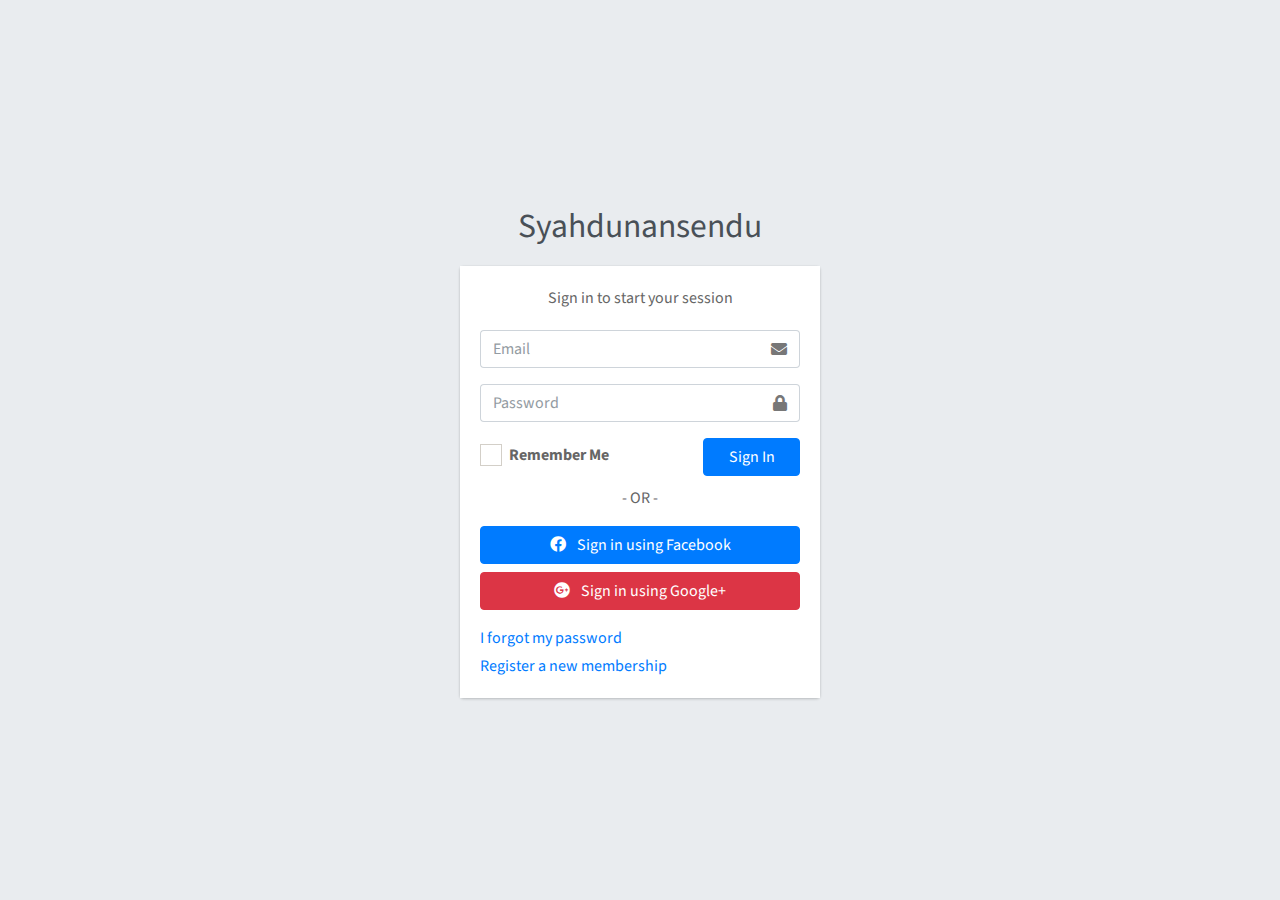
<file: AdminLTE-3.2.0-rc/login.html>
<!DOCTYPE html>
<html lang="en">
<head>
  <meta charset="utf-8">
  <meta name="viewport" content="width=device-width, initial-scale=1">
  <title>Syahdunansendu | Log in</title>

  <!-- Google Font: Source Sans Pro -->
  <link rel="stylesheet" href="https://fonts.googleapis.com/css?family=Source+Sans+Pro:300,400,400i,700&display=fallback">
  <!-- Font Awesome -->
  <link rel="stylesheet" href="plugins/fontawesome-free/css/all.min.css">
  <!-- icheck bootstrap -->
  <link rel="stylesheet" href="plugins/icheck-bootstrap/icheck-bootstrap.min.css">
  <!-- Theme style -->
  <link rel="stylesheet" href="dist/css/adminlte.min.css">
</head>
<body class="hold-transition login-page">
<div class="login-box">
  <div class="login-logo">
    <a href="index.html"><b>Syahdunansendu</b></a>
  </div>
  <!-- /.login-logo -->
  <div class="card">
    <div class="card-body login-card-body">
      <p class="login-box-msg">Sign in to start your session</p>

      <form action="index.html" method="post">
        <div class="input-group mb-3">
          <input type="email" class="form-control" placeholder="Email">
          <div class="input-group-append">
            <div class="input-group-text">
              <span class="fas fa-envelope"></span>
            </div>
          </div>
        </div>
        <div class="input-group mb-3">
          <input type="password" class="form-control" placeholder="Password">
          <div class="input-group-append">
            <div class="input-group-text">
              <span class="fas fa-lock"></span>
            </div>
          </div>
        </div>
        <div class="row">
          <div class="col-8">
            <div class="icheck-primary">
              <input type="checkbox" id="remember">
              <label for="remember">
                Remember Me
              </label>
            </div>
          </div>
          <!-- /.col -->
          <div class="col-4">
            <button type="submit" class="btn btn-primary btn-block">Sign In</button>
          </div>
          <!-- /.col -->
        </div>
      </form>

      <div class="social-auth-links text-center mb-3">
        <p>- OR -</p>
        <a href="#" class="btn btn-block btn-primary">
          <i class="fab fa-facebook mr-2"></i> Sign in using Facebook
        </a>
        <a href="#" class="btn btn-block btn-danger">
          <i class="fab fa-google-plus mr-2"></i> Sign in using Google+
        </a>
      </div>
      <!-- /.social-auth-links -->

      <p class="mb-1">
        <a href="forgot-password.html">I forgot my password</a>
      </p>
      <p class="mb-0">
        <a href="register.html" class="text-center">Register a new membership</a>
      </p>
    </div>
    <!-- /.login-card-body -->
  </div>
</div>
<!-- /.login-box -->

<!-- jQuery -->
<script src="plugins/jquery/jquery.min.js"></script>
<!-- Bootstrap 4 -->
<script src="plugins/bootstrap/js/bootstrap.bundle.min.js"></script>
<!-- AdminLTE App -->
<script src="dist/js/adminlte.min.js"></script>
</body>
</html>
</file>
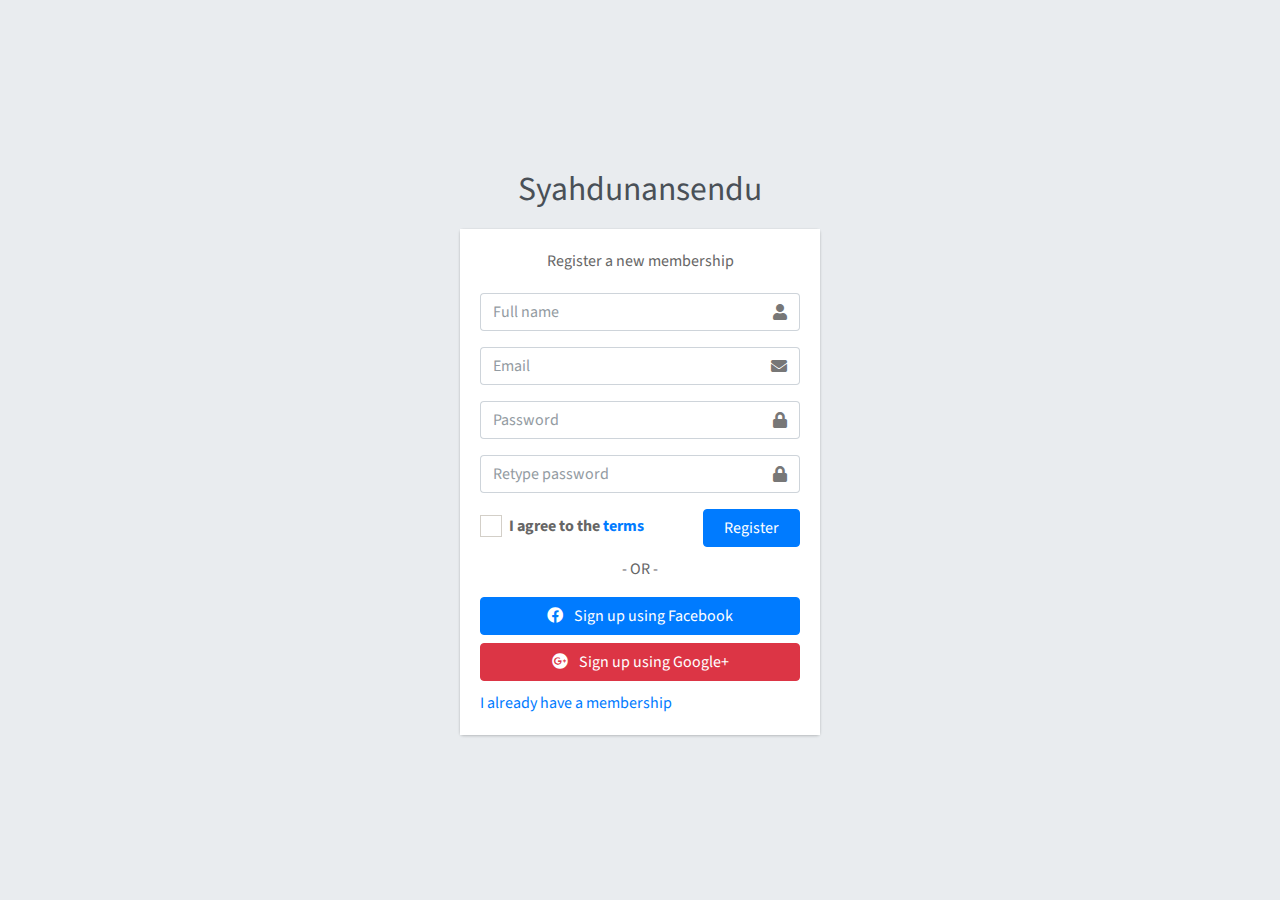
<file: AdminLTE-3.2.0-rc/register.html>
<!DOCTYPE html>
<html lang="en">
<head>
  <meta charset="utf-8">
  <meta name="viewport" content="width=device-width, initial-scale=1">
  <title>Syahdunansendu | Registration Page</title>

  <!-- Google Font: Source Sans Pro -->
  <link rel="stylesheet" href="https://fonts.googleapis.com/css?family=Source+Sans+Pro:300,400,400i,700&display=fallback">
  <!-- Font Awesome -->
  <link rel="stylesheet" href="plugins/fontawesome-free/css/all.min.css">
  <!-- icheck bootstrap -->
  <link rel="stylesheet" href="plugins/icheck-bootstrap/icheck-bootstrap.min.css">
  <!-- Theme style -->
  <link rel="stylesheet" href="dist/css/adminlte.min.css">
</head>
<body class="hold-transition register-page">
<div class="register-box">
  <div class="register-logo">
    <a href="index.html"><b>Syahdunansendu</b></a>
  </div>

  <div class="card">
    <div class="card-body register-card-body">
      <p class="login-box-msg">Register a new membership</p>

      <form action="index.html" method="post">
        <div class="input-group mb-3">
          <input type="text" class="form-control" placeholder="Full name">
          <div class="input-group-append">
            <div class="input-group-text">
              <span class="fas fa-user"></span>
            </div>
          </div>
        </div>
        <div class="input-group mb-3">
          <input type="email" class="form-control" placeholder="Email">
          <div class="input-group-append">
            <div class="input-group-text">
              <span class="fas fa-envelope"></span>
            </div>
          </div>
        </div>
        <div class="input-group mb-3">
          <input type="password" class="form-control" placeholder="Password">
          <div class="input-group-append">
            <div class="input-group-text">
              <span class="fas fa-lock"></span>
            </div>
          </div>
        </div>
        <div class="input-group mb-3">
          <input type="password" class="form-control" placeholder="Retype password">
          <div class="input-group-append">
            <div class="input-group-text">
              <span class="fas fa-lock"></span>
            </div>
          </div>
        </div>
        <div class="row">
          <div class="col-8">
            <div class="icheck-primary">
              <input type="checkbox" id="agreeTerms" name="terms" value="agree">
              <label for="agreeTerms">
               I agree to the <a href="#">terms</a>
              </label>
            </div>
          </div>
          <!-- /.col -->
          <div class="col-4">
            <button type="submit" class="btn btn-primary btn-block">Register</button>
          </div>
          <!-- /.col -->
        </div>
      </form>

      <div class="social-auth-links text-center">
        <p>- OR -</p>
        <a href="#" class="btn btn-block btn-primary">
          <i class="fab fa-facebook mr-2"></i>
          Sign up using Facebook
        </a>
        <a href="#" class="btn btn-block btn-danger">
          <i class="fab fa-google-plus mr-2"></i>
          Sign up using Google+
        </a>
      </div>

      <a href="login.html" class="text-center">I already have a membership</a>
    </div>
    <!-- /.form-box -->
  </div><!-- /.card -->
</div>
<!-- /.register-box -->

<!-- jQuery -->
<script src="plugins/jquery/jquery.min.js"></script>
<!-- Bootstrap 4 -->
<script src="plugins/bootstrap/js/bootstrap.bundle.min.js"></script>
<!-- AdminLTE App -->
<script src="dist/js/adminlte.min.js"></script>
</body>
</html>
</file>
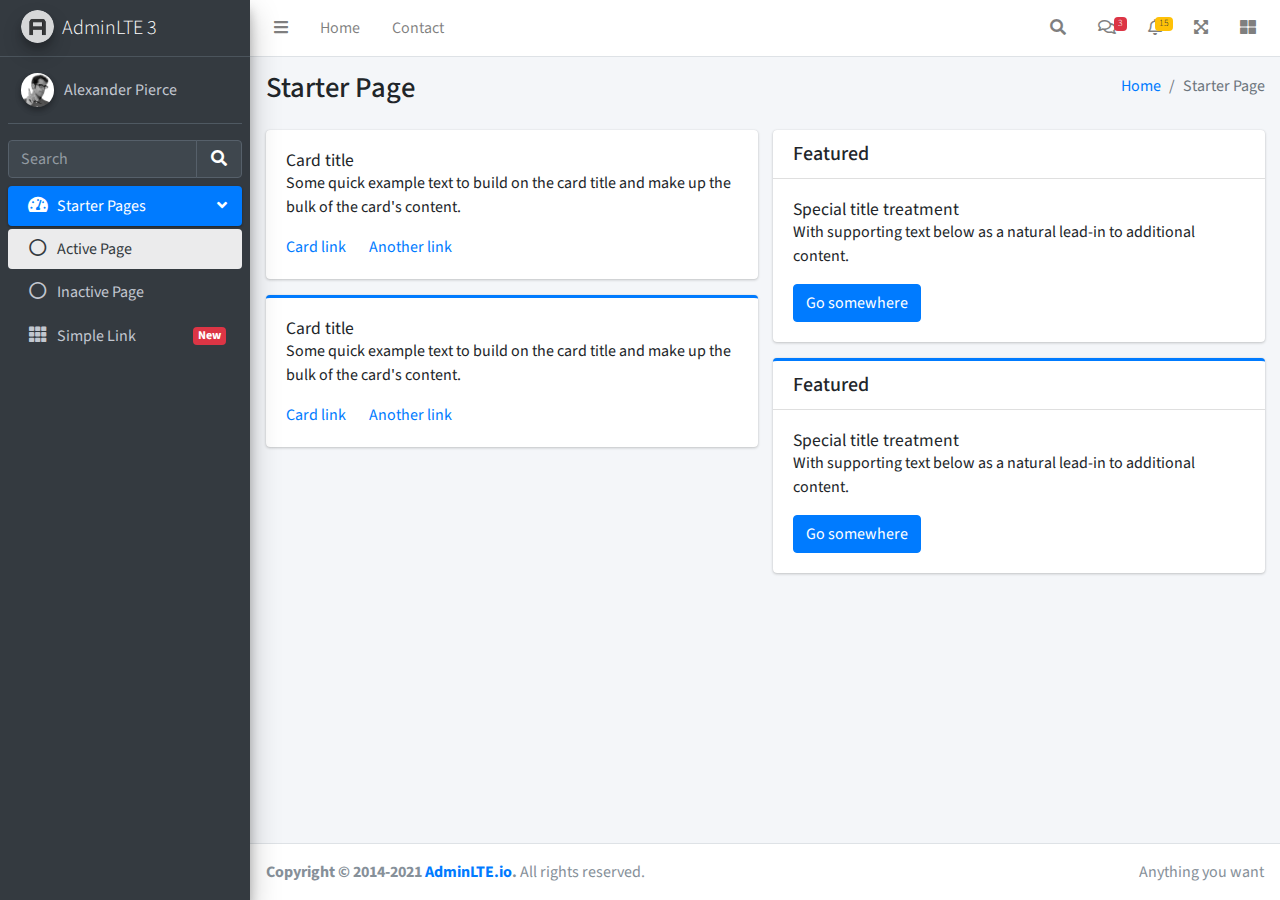
<file: AdminLTE-3.2.0-rc/starter.html>
<!DOCTYPE html>
<!--
This is a starter template page. Use this page to start your new project from
scratch. This page gets rid of all links and provides the needed markup only.
-->
<html lang="en">
<head>
  <meta charset="utf-8">
  <meta name="viewport" content="width=device-width, initial-scale=1">
  <title>AdminLTE 3 | Starter</title>

  <!-- Google Font: Source Sans Pro -->
  <link rel="stylesheet" href="https://fonts.googleapis.com/css?family=Source+Sans+Pro:300,400,400i,700&display=fallback">
  <!-- Font Awesome Icons -->
  <link rel="stylesheet" href="plugins/fontawesome-free/css/all.min.css">
  <!-- Theme style -->
  <link rel="stylesheet" href="dist/css/adminlte.min.css">
</head>
<body class="hold-transition sidebar-mini">
<div class="wrapper">

  <!-- Navbar -->
  <nav class="main-header navbar navbar-expand navbar-white navbar-light">
    <!-- Left navbar links -->
    <ul class="navbar-nav">
      <li class="nav-item">
        <a class="nav-link" data-widget="pushmenu" href="#" role="button"><i class="fas fa-bars"></i></a>
      </li>
      <li class="nav-item d-none d-sm-inline-block">
        <a href="index3.html" class="nav-link">Home</a>
      </li>
      <li class="nav-item d-none d-sm-inline-block">
        <a href="#" class="nav-link">Contact</a>
      </li>
    </ul>

    <!-- Right navbar links -->
    <ul class="navbar-nav ml-auto">
      <!-- Navbar Search -->
      <li class="nav-item">
        <a class="nav-link" data-widget="navbar-search" href="#" role="button">
          <i class="fas fa-search"></i>
        </a>
        <div class="navbar-search-block">
          <form class="form-inline">
            <div class="input-group input-group-sm">
              <input class="form-control form-control-navbar" type="search" placeholder="Search" aria-label="Search">
              <div class="input-group-append">
                <button class="btn btn-navbar" type="submit">
                  <i class="fas fa-search"></i>
                </button>
                <button class="btn btn-navbar" type="button" data-widget="navbar-search">
                  <i class="fas fa-times"></i>
                </button>
              </div>
            </div>
          </form>
        </div>
      </li>

      <!-- Messages Dropdown Menu -->
      <li class="nav-item dropdown">
        <a class="nav-link" data-toggle="dropdown" href="#">
          <i class="far fa-comments"></i>
          <span class="badge badge-danger navbar-badge">3</span>
        </a>
        <div class="dropdown-menu dropdown-menu-lg dropdown-menu-right">
          <a href="#" class="dropdown-item">
            <!-- Message Start -->
            <div class="media">
              <img src="dist/img/user1-128x128.jpg" alt="User Avatar" class="img-size-50 mr-3 img-circle">
              <div class="media-body">
                <h3 class="dropdown-item-title">
                  Brad Diesel
                  <span class="float-right text-sm text-danger"><i class="fas fa-star"></i></span>
                </h3>
                <p class="text-sm">Call me whenever you can...</p>
                <p class="text-sm text-muted"><i class="far fa-clock mr-1"></i> 4 Hours Ago</p>
              </div>
            </div>
            <!-- Message End -->
          </a>
          <div class="dropdown-divider"></div>
          <a href="#" class="dropdown-item">
            <!-- Message Start -->
            <div class="media">
              <img src="dist/img/user8-128x128.jpg" alt="User Avatar" class="img-size-50 img-circle mr-3">
              <div class="media-body">
                <h3 class="dropdown-item-title">
                  John Pierce
                  <span class="float-right text-sm text-muted"><i class="fas fa-star"></i></span>
                </h3>
                <p class="text-sm">I got your message bro</p>
                <p class="text-sm text-muted"><i class="far fa-clock mr-1"></i> 4 Hours Ago</p>
              </div>
            </div>
            <!-- Message End -->
          </a>
          <div class="dropdown-divider"></div>
          <a href="#" class="dropdown-item">
            <!-- Message Start -->
            <div class="media">
              <img src="dist/img/user3-128x128.jpg" alt="User Avatar" class="img-size-50 img-circle mr-3">
              <div class="media-body">
                <h3 class="dropdown-item-title">
                  Nora Silvester
                  <span class="float-right text-sm text-warning"><i class="fas fa-star"></i></span>
                </h3>
                <p class="text-sm">The subject goes here</p>
                <p class="text-sm text-muted"><i class="far fa-clock mr-1"></i> 4 Hours Ago</p>
              </div>
            </div>
            <!-- Message End -->
          </a>
          <div class="dropdown-divider"></div>
          <a href="#" class="dropdown-item dropdown-footer">See All Messages</a>
        </div>
      </li>
      <!-- Notifications Dropdown Menu -->
      <li class="nav-item dropdown">
        <a class="nav-link" data-toggle="dropdown" href="#">
          <i class="far fa-bell"></i>
          <span class="badge badge-warning navbar-badge">15</span>
        </a>
        <div class="dropdown-menu dropdown-menu-lg dropdown-menu-right">
          <span class="dropdown-header">15 Notifications</span>
          <div class="dropdown-divider"></div>
          <a href="#" class="dropdown-item">
            <i class="fas fa-envelope mr-2"></i> 4 new messages
            <span class="float-right text-muted text-sm">3 mins</span>
          </a>
          <div class="dropdown-divider"></div>
          <a href="#" class="dropdown-item">
            <i class="fas fa-users mr-2"></i> 8 friend requests
            <span class="float-right text-muted text-sm">12 hours</span>
          </a>
          <div class="dropdown-divider"></div>
          <a href="#" class="dropdown-item">
            <i class="fas fa-file mr-2"></i> 3 new reports
            <span class="float-right text-muted text-sm">2 days</span>
          </a>
          <div class="dropdown-divider"></div>
          <a href="#" class="dropdown-item dropdown-footer">See All Notifications</a>
        </div>
      </li>
      <li class="nav-item">
        <a class="nav-link" data-widget="fullscreen" href="#" role="button">
          <i class="fas fa-expand-arrows-alt"></i>
        </a>
      </li>
      <li class="nav-item">
        <a class="nav-link" data-widget="control-sidebar" data-slide="true" href="#" role="button">
          <i class="fas fa-th-large"></i>
        </a>
      </li>
    </ul>
  </nav>
  <!-- /.navbar -->

  <!-- Main Sidebar Container -->
  <aside class="main-sidebar sidebar-dark-primary elevation-4">
    <!-- Brand Logo -->
    <a href="index3.html" class="brand-link">
      <img src="dist/img/AdminLTELogo.png" alt="AdminLTE Logo" class="brand-image img-circle elevation-3" style="opacity: .8">
      <span class="brand-text font-weight-light">AdminLTE 3</span>
    </a>

    <!-- Sidebar -->
    <div class="sidebar">
      <!-- Sidebar user panel (optional) -->
      <div class="user-panel mt-3 pb-3 mb-3 d-flex">
        <div class="image">
          <img src="dist/img/user2-160x160.jpg" class="img-circle elevation-2" alt="User Image">
        </div>
        <div class="info">
          <a href="#" class="d-block">Alexander Pierce</a>
        </div>
      </div>

      <!-- SidebarSearch Form -->
      <div class="form-inline">
        <div class="input-group" data-widget="sidebar-search">
          <input class="form-control form-control-sidebar" type="search" placeholder="Search" aria-label="Search">
          <div class="input-group-append">
            <button class="btn btn-sidebar">
              <i class="fas fa-search fa-fw"></i>
            </button>
          </div>
        </div>
      </div>

      <!-- Sidebar Menu -->
      <nav class="mt-2">
        <ul class="nav nav-pills nav-sidebar flex-column" data-widget="treeview" role="menu" data-accordion="false">
          <!-- Add icons to the links using the .nav-icon class
               with font-awesome or any other icon font library -->
          <li class="nav-item menu-open">
            <a href="#" class="nav-link active">
              <i class="nav-icon fas fa-tachometer-alt"></i>
              <p>
                Starter Pages
                <i class="right fas fa-angle-left"></i>
              </p>
            </a>
            <ul class="nav nav-treeview">
              <li class="nav-item">
                <a href="#" class="nav-link active">
                  <i class="far fa-circle nav-icon"></i>
                  <p>Active Page</p>
                </a>
              </li>
              <li class="nav-item">
                <a href="#" class="nav-link">
                  <i class="far fa-circle nav-icon"></i>
                  <p>Inactive Page</p>
                </a>
              </li>
            </ul>
          </li>
          <li class="nav-item">
            <a href="#" class="nav-link">
              <i class="nav-icon fas fa-th"></i>
              <p>
                Simple Link
                <span class="right badge badge-danger">New</span>
              </p>
            </a>
          </li>
        </ul>
      </nav>
      <!-- /.sidebar-menu -->
    </div>
    <!-- /.sidebar -->
  </aside>

  <!-- Content Wrapper. Contains page content -->
  <div class="content-wrapper">
    <!-- Content Header (Page header) -->
    <div class="content-header">
      <div class="container-fluid">
        <div class="row mb-2">
          <div class="col-sm-6">
            <h1 class="m-0">Starter Page</h1>
          </div><!-- /.col -->
          <div class="col-sm-6">
            <ol class="breadcrumb float-sm-right">
              <li class="breadcrumb-item"><a href="#">Home</a></li>
              <li class="breadcrumb-item active">Starter Page</li>
            </ol>
          </div><!-- /.col -->
        </div><!-- /.row -->
      </div><!-- /.container-fluid -->
    </div>
    <!-- /.content-header -->

    <!-- Main content -->
    <div class="content">
      <div class="container-fluid">
        <div class="row">
          <div class="col-lg-6">
            <div class="card">
              <div class="card-body">
                <h5 class="card-title">Card title</h5>

                <p class="card-text">
                  Some quick example text to build on the card title and make up the bulk of the card's
                  content.
                </p>

                <a href="#" class="card-link">Card link</a>
                <a href="#" class="card-link">Another link</a>
              </div>
            </div>

            <div class="card card-primary card-outline">
              <div class="card-body">
                <h5 class="card-title">Card title</h5>

                <p class="card-text">
                  Some quick example text to build on the card title and make up the bulk of the card's
                  content.
                </p>
                <a href="#" class="card-link">Card link</a>
                <a href="#" class="card-link">Another link</a>
              </div>
            </div><!-- /.card -->
          </div>
          <!-- /.col-md-6 -->
          <div class="col-lg-6">
            <div class="card">
              <div class="card-header">
                <h5 class="m-0">Featured</h5>
              </div>
              <div class="card-body">
                <h6 class="card-title">Special title treatment</h6>

                <p class="card-text">With supporting text below as a natural lead-in to additional content.</p>
                <a href="#" class="btn btn-primary">Go somewhere</a>
              </div>
            </div>

            <div class="card card-primary card-outline">
              <div class="card-header">
                <h5 class="m-0">Featured</h5>
              </div>
              <div class="card-body">
                <h6 class="card-title">Special title treatment</h6>

                <p class="card-text">With supporting text below as a natural lead-in to additional content.</p>
                <a href="#" class="btn btn-primary">Go somewhere</a>
              </div>
            </div>
          </div>
          <!-- /.col-md-6 -->
        </div>
        <!-- /.row -->
      </div><!-- /.container-fluid -->
    </div>
    <!-- /.content -->
  </div>
  <!-- /.content-wrapper -->

  <!-- Control Sidebar -->
  <aside class="control-sidebar control-sidebar-dark">
    <!-- Control sidebar content goes here -->
    <div class="p-3">
      <h5>Title</h5>
      <p>Sidebar content</p>
    </div>
  </aside>
  <!-- /.control-sidebar -->

  <!-- Main Footer -->
  <footer class="main-footer">
    <!-- To the right -->
    <div class="float-right d-none d-sm-inline">
      Anything you want
    </div>
    <!-- Default to the left -->
    <strong>Copyright &copy; 2014-2021 <a href="https://adminlte.io">AdminLTE.io</a>.</strong> All rights reserved.
  </footer>
</div>
<!-- ./wrapper -->

<!-- REQUIRED SCRIPTS -->

<!-- jQuery -->
<script src="plugins/jquery/jquery.min.js"></script>
<!-- Bootstrap 4 -->
<script src="plugins/bootstrap/js/bootstrap.bundle.min.js"></script>
<!-- AdminLTE App -->
<script src="dist/js/adminlte.min.js"></script>
</body>
</html>
</file>
<file: style.css>
.atas {
    padding-top: 6rem;
    background-color: #d5fcdb;
}

#berita {
    background-color: #d5fcdb;
}

footer {
    background-color: #32b653;
}


section {
    padding-top: 5rem;
}
</file>
<file: AdminLTE-3.2.0-rc/plugins/daterangepicker/daterangepicker.css>
.daterangepicker {
  position: absolute;
  color: inherit;
  background-color: #fff;
  border-radius: 4px;
  border: 1px solid #ddd;
  width: 278px;
  max-width: none;
  padding: 0;
  margin-top: 7px;
  top: 100px;
  left: 20px;
  z-index: 3001;
  display: none;
  font-family: arial;
  font-size: 15px;
  line-height: 1em;
}

.daterangepicker:before, .daterangepicker:after {
  position: absolute;
  display: inline-block;
  border-bottom-color: rgba(0, 0, 0, 0.2);
  content: '';
}

.daterangepicker:before {
  top: -7px;
  border-right: 7px solid transparent;
  border-left: 7px solid transparent;
  border-bottom: 7px solid #ccc;
}

.daterangepicker:after {
  top: -6px;
  border-right: 6px solid transparent;
  border-bottom: 6px solid #fff;
  border-left: 6px solid transparent;
}

.daterangepicker.opensleft:before {
  right: 9px;
}

.daterangepicker.opensleft:after {
  right: 10px;
}

.daterangepicker.openscenter:before {
  left: 0;
  right: 0;
  width: 0;
  margin-left: auto;
  margin-right: auto;
}

.daterangepicker.openscenter:after {
  left: 0;
  right: 0;
  width: 0;
  margin-left: auto;
  margin-right: auto;
}

.daterangepicker.opensright:before {
  left: 9px;
}

.daterangepicker.opensright:after {
  left: 10px;
}

.daterangepicker.drop-up {
  margin-top: -7px;
}

.daterangepicker.drop-up:before {
  top: initial;
  bottom: -7px;
  border-bottom: initial;
  border-top: 7px solid #ccc;
}

.daterangepicker.drop-up:after {
  top: initial;
  bottom: -6px;
  border-bottom: initial;
  border-top: 6px solid #fff;
}

.daterangepicker.single .daterangepicker .ranges, .daterangepicker.single .drp-calendar {
  float: none;
}

.daterangepicker.single .drp-selected {
  display: none;
}

.daterangepicker.show-calendar .drp-calendar {
  display: block;
}

.daterangepicker.show-calendar .drp-buttons {
  display: block;
}

.daterangepicker.auto-apply .drp-buttons {
  display: none;
}

.daterangepicker .drp-calendar {
  display: none;
  max-width: 270px;
}

.daterangepicker .drp-calendar.left {
  padding: 8px 0 8px 8px;
}

.daterangepicker .drp-calendar.right {
  padding: 8px;
}

.daterangepicker .drp-calendar.single .calendar-table {
  border: none;
}

.daterangepicker .calendar-table .next span, .daterangepicker .calendar-table .prev span {
  color: #fff;
  border: solid black;
  border-width: 0 2px 2px 0;
  border-radius: 0;
  display: inline-block;
  padding: 3px;
}

.daterangepicker .calendar-table .next span {
  transform: rotate(-45deg);
  -webkit-transform: rotate(-45deg);
}

.daterangepicker .calendar-table .prev span {
  transform: rotate(135deg);
  -webkit-transform: rotate(135deg);
}

.daterangepicker .calendar-table th, .daterangepicker .calendar-table td {
  white-space: nowrap;
  text-align: center;
  vertical-align: middle;
  min-width: 32px;
  width: 32px;
  height: 24px;
  line-height: 24px;
  font-size: 12px;
  border-radius: 4px;
  border: 1px solid transparent;
  white-space: nowrap;
  cursor: pointer;
}

.daterangepicker .calendar-table {
  border: 1px solid #fff;
  border-radius: 4px;
  background-color: #fff;
}

.daterangepicker .calendar-table table {
  width: 100%;
  margin: 0;
  border-spacing: 0;
  border-collapse: collapse;
}

.daterangepicker td.available:hover, .daterangepicker th.available:hover {
  background-color: #eee;
  border-color: transparent;
  color: inherit;
}

.daterangepicker td.week, .daterangepicker th.week {
  font-size: 80%;
  color: #ccc;
}

.daterangepicker td.off, .daterangepicker td.off.in-range, .daterangepicker td.off.start-date, .daterangepicker td.off.end-date {
  background-color: #fff;
  border-color: transparent;
  color: #999;
}

.daterangepicker td.in-range {
  background-color: #ebf4f8;
  border-color: transparent;
  color: #000;
  border-radius: 0;
}

.daterangepicker td.start-date {
  border-radius: 4px 0 0 4px;
}

.daterangepicker td.end-date {
  border-radius: 0 4px 4px 0;
}

.daterangepicker td.start-date.end-date {
  border-radius: 4px;
}

.daterangepicker td.active, .daterangepicker td.active:hover {
  background-color: #357ebd;
  border-color: transparent;
  color: #fff;
}

.daterangepicker th.month {
  width: auto;
}

.daterangepicker td.disabled, .daterangepicker option.disabled {
  color: #999;
  cursor: not-allowed;
  text-decoration: line-through;
}

.daterangepicker select.monthselect, .daterangepicker select.yearselect {
  font-size: 12px;
  padding: 1px;
  height: auto;
  margin: 0;
  cursor: default;
}

.daterangepicker select.monthselect {
  margin-right: 2%;
  width: 56%;
}

.daterangepicker select.yearselect {
  width: 40%;
}

.daterangepicker select.hourselect, .daterangepicker select.minuteselect, .daterangepicker select.secondselect, .daterangepicker select.ampmselect {
  width: 50px;
  margin: 0 auto;
  background: #eee;
  border: 1px solid #eee;
  padding: 2px;
  outline: 0;
  font-size: 12px;
}

.daterangepicker .calendar-time {
  text-align: center;
  margin: 4px auto 0 auto;
  line-height: 30px;
  position: relative;
}

.daterangepicker .calendar-time select.disabled {
  color: #ccc;
  cursor: not-allowed;
}

.daterangepicker .drp-buttons {
  clear: both;
  text-align: right;
  padding: 8px;
  border-top: 1px solid #ddd;
  display: none;
  line-height: 12px;
  vertical-align: middle;
}

.daterangepicker .drp-selected {
  display: inline-block;
  font-size: 12px;
  padding-right: 8px;
}

.daterangepicker .drp-buttons .btn {
  margin-left: 8px;
  font-size: 12px;
  font-weight: bold;
  padding: 4px 8px;
}

.daterangepicker.show-ranges.single.rtl .drp-calendar.left {
  border-right: 1px solid #ddd;
}

.daterangepicker.show-ranges.single.ltr .drp-calendar.left {
  border-left: 1px solid #ddd;
}

.daterangepicker.show-ranges.rtl .drp-calendar.right {
  border-right: 1px solid #ddd;
}

.daterangepicker.show-ranges.ltr .drp-calendar.left {
  border-left: 1px solid #ddd;
}

.daterangepicker .ranges {
  float: none;
  text-align: left;
  margin: 0;
}

.daterangepicker.show-calendar .ranges {
  margin-top: 8px;
}

.daterangepicker .ranges ul {
  list-style: none;
  margin: 0 auto;
  padding: 0;
  width: 100%;
}

.daterangepicker .ranges li {
  font-size: 12px;
  padding: 8px 12px;
  cursor: pointer;
}

.daterangepicker .ranges li:hover {
  background-color: #eee;
}

.daterangepicker .ranges li.active {
  background-color: #08c;
  color: #fff;
}

/*  Larger Screen Styling */
@media (min-width: 564px) {
  .daterangepicker {
    width: auto;
  }

  .daterangepicker .ranges ul {
    width: 140px;
  }

  .daterangepicker.single .ranges ul {
    width: 100%;
  }

  .daterangepicker.single .drp-calendar.left {
    clear: none;
  }

  .daterangepicker.single .ranges, .daterangepicker.single .drp-calendar {
    float: left;
  }

  .daterangepicker {
    direction: ltr;
    text-align: left;
  }

  .daterangepicker .drp-calendar.left {
    clear: left;
    margin-right: 0;
  }

  .daterangepicker .drp-calendar.left .calendar-table {
    border-right: none;
    border-top-right-radius: 0;
    border-bottom-right-radius: 0;
  }

  .daterangepicker .drp-calendar.right {
    margin-left: 0;
  }

  .daterangepicker .drp-calendar.right .calendar-table {
    border-left: none;
    border-top-left-radius: 0;
    border-bottom-left-radius: 0;
  }

  .daterangepicker .drp-calendar.left .calendar-table {
    padding-right: 8px;
  }

  .daterangepicker .ranges, .daterangepicker .drp-calendar {
    float: left;
  }
}

@media (min-width: 730px) {
  .daterangepicker .ranges {
    width: auto;
  }

  .daterangepicker .ranges {
    float: left;
  }

  .daterangepicker.rtl .ranges {
    float: right;
  }

  .daterangepicker .drp-calendar.left {
    clear: none !important;
  }
}
</file>
<file: Project P.web kelompok/PROJECT P.WEB-Page-4-5-6/isi-loker-4/css/style.css>
# Empty CSS file for your own CSS
</file>
<file: Project P.web kelompok/PROJECT P.WEB-Page-4-5-6/mitra-loker-5/css/style.css>
# Empty CSS file for your own CSS
</file>
<file: Project P.web kelompok/PROJECT P.WEB-Page-4-5-6/isi-loker-4/src/css/style.css>
# Empty CSS file for your own CSS
</file>
<file: Project P.web kelompok/PROJECT P.WEB-Page-4-5-6/mitra-loker-5/link-loker/css/style.css>
# Empty CSS file for your own CSS
</file>
<file: AdminLTE-3.2.0-rc/plugins/jqvmap/jqvmap.min.css>
.jqvmap-label,.jqvmap-pin{pointer-events:none}.jqvmap-label{position:absolute;display:none;-webkit-border-radius:3px;-moz-border-radius:3px;border-radius:3px;background:#292929;color:#fff;font-family:sans-serif,Verdana;font-size:smaller;padding:3px}.jqvmap-zoomin,.jqvmap-zoomout{position:absolute;left:10px;-webkit-border-radius:3px;-moz-border-radius:3px;border-radius:3px;background:#000;padding:3px;color:#fff;width:10px;height:10px;cursor:pointer;line-height:10px;text-align:center}.jqvmap-zoomin{top:10px}.jqvmap-zoomout{top:30px}.jqvmap-region{cursor:pointer}.jqvmap-ajax_response{width:100%;height:500px}
</file>
<file: AdminLTE-3.2.0-rc/plugins/overlayScrollbars/css/OverlayScrollbars.min.css>
/*!
 * OverlayScrollbars
 * https://github.com/KingSora/OverlayScrollbars
 *
 * Version: 1.13.0
 *
 * Copyright KingSora | Rene Haas.
 * https://github.com/KingSora
 *
 * Released under the MIT license.
 * Date: 02.08.2020
 */
html.os-html,html.os-html>.os-host{display:block;overflow:hidden;box-sizing:border-box;height:100%!important;width:100%!important;min-width:100%!important;min-height:100%!important;margin:0!important;position:absolute!important}html.os-html>.os-host>.os-padding{position:absolute}body.os-dragging,body.os-dragging *{cursor:default}.os-host,.os-host-textarea{position:relative;overflow:visible!important;-webkit-box-orient:vertical;-webkit-box-direction:normal;-ms-flex-direction:column;flex-direction:column;-ms-flex-wrap:nowrap;flex-wrap:nowrap;-webkit-box-pack:start;-ms-flex-pack:start;justify-content:flex-start;-ms-flex-line-pack:start;align-content:flex-start;-webkit-box-align:start;-ms-flex-align:start;-ms-grid-row-align:flex-start;align-items:flex-start}.os-host-flexbox{overflow:hidden!important;display:-webkit-box;display:-ms-flexbox;display:flex}.os-host-flexbox>.os-size-auto-observer{height:inherit!important}.os-host-flexbox>.os-content-glue{-webkit-box-flex:1;-ms-flex-positive:1;flex-grow:1;-ms-flex-negative:0;flex-shrink:0}.os-host-flexbox>.os-size-auto-observer,.os-host-flexbox>.os-content-glue{min-height:0;min-width:0;-webkit-box-flex:0;-ms-flex-positive:0;flex-grow:0;-ms-flex-negative:1;flex-shrink:1;-ms-flex-preferred-size:auto;flex-basis:auto}#os-dummy-scrollbar-size{position:fixed;opacity:0;-ms-filter:'progid:DXImageTransform.Microsoft.Alpha(Opacity=0)';visibility:hidden;overflow:scroll;height:500px;width:500px}#os-dummy-scrollbar-size>div{width:200%;height:200%;margin:10px 0}#os-dummy-scrollbar-size:before,#os-dummy-scrollbar-size:after,.os-content:before,.os-content:after{content:'';display:table;width:.01px;height:.01px;line-height:0;font-size:0;flex-grow:0;flex-shrink:0;visibility:hidden}#os-dummy-scrollbar-size,.os-viewport{-ms-overflow-style:scrollbar!important}.os-viewport-native-scrollbars-invisible#os-dummy-scrollbar-size,.os-viewport-native-scrollbars-invisible.os-viewport{scrollbar-width:none!important}.os-viewport-native-scrollbars-invisible#os-dummy-scrollbar-size::-webkit-scrollbar,.os-viewport-native-scrollbars-invisible.os-viewport::-webkit-scrollbar,.os-viewport-native-scrollbars-invisible#os-dummy-scrollbar-size::-webkit-scrollbar-corner,.os-viewport-native-scrollbars-invisible.os-viewport::-webkit-scrollbar-corner{display:none!important;width:0!important;height:0!important;visibility:hidden!important;background:0 0!important}.os-content-glue{box-sizing:inherit;max-height:100%;max-width:100%;width:100%;pointer-events:none}.os-padding{box-sizing:inherit;direction:inherit;position:absolute;overflow:visible;padding:0;margin:0;left:0;top:0;bottom:0;right:0;width:auto!important;height:auto!important;z-index:0}.os-host-overflow>.os-padding{overflow:hidden}.os-viewport{direction:inherit!important;box-sizing:inherit!important;resize:none!important;outline:0!important;position:absolute;overflow:hidden;top:0;left:0;bottom:0;right:0;padding:0;margin:0;-webkit-overflow-scrolling:touch}.os-content-arrange{position:absolute;z-index:-1;min-height:1px;min-width:1px;pointer-events:none}.os-content{direction:inherit;box-sizing:border-box!important;position:relative;display:block;height:100%;width:100%;height:100%;width:100%;visibility:visible}.os-content>.os-textarea{box-sizing:border-box!important;direction:inherit!important;background:0 0!important;outline:0 transparent!important;overflow:hidden!important;position:absolute!important;display:block!important;top:0!important;left:0!important;margin:0!important;border-radius:0!important;float:none!important;-webkit-filter:none!important;filter:none!important;border:0!important;resize:none!important;-webkit-transform:none!important;transform:none!important;max-width:none!important;max-height:none!important;box-shadow:none!important;-webkit-perspective:none!important;perspective:none!important;opacity:1!important;z-index:1!important;clip:auto!important;vertical-align:baseline!important;padding:0}.os-host-rtl>.os-padding>.os-viewport>.os-content>.os-textarea{right:0!important}.os-content>.os-textarea-cover{z-index:-1;pointer-events:none}.os-content>.os-textarea[wrap=off]{white-space:pre!important;margin:0!important}.os-text-inherit{font-family:inherit;font-size:inherit;font-weight:inherit;font-style:inherit;font-variant:inherit;text-transform:inherit;text-decoration:inherit;text-indent:inherit;text-align:inherit;text-shadow:inherit;text-overflow:inherit;letter-spacing:inherit;word-spacing:inherit;line-height:inherit;unicode-bidi:inherit;direction:inherit;color:inherit;cursor:text}.os-resize-observer,.os-resize-observer-host{box-sizing:inherit;display:block;visibility:hidden;position:absolute;top:0;left:0;height:100%;width:100%;overflow:hidden;pointer-events:none;z-index:-1}.os-resize-observer-host{padding:inherit;border:inherit;border-color:transparent;border-style:solid;box-sizing:border-box}.os-resize-observer-host.observed{display:flex;flex-direction:column;justify-content:flex-start;align-items:flex-start}.os-resize-observer-host>.os-resize-observer,.os-resize-observer-host.observed>.os-resize-observer{height:200%;width:200%;padding:inherit;border:inherit;margin:0;display:block;box-sizing:content-box}.os-resize-observer-host.observed>.os-resize-observer,.os-resize-observer-host.observed>.os-resize-observer:before{display:flex;position:relative;flex-grow:1;flex-shrink:0;flex-basis:auto;box-sizing:border-box}.os-resize-observer-host.observed>.os-resize-observer:before{content:'';box-sizing:content-box;padding:inherit;border:inherit;margin:0}.os-size-auto-observer{box-sizing:inherit!important;height:100%;width:inherit;max-width:1px;position:relative;float:left;max-height:1px;overflow:hidden;z-index:-1;padding:0;margin:0;pointer-events:none;-webkit-box-flex:inherit;-ms-flex-positive:inherit;flex-grow:inherit;-ms-flex-negative:0;flex-shrink:0;-ms-flex-preferred-size:0;flex-basis:0}.os-size-auto-observer>.os-resize-observer{width:1000%;height:1000%;min-height:1px;min-width:1px}.os-resize-observer-item{position:absolute;top:0;right:0;bottom:0;left:0;overflow:hidden;z-index:-1;opacity:0;direction:ltr!important;-webkit-box-flex:0!important;-ms-flex:none!important;flex:none!important}.os-resize-observer-item-final{position:absolute;left:0;top:0;-webkit-transition:none!important;transition:none!important;-webkit-box-flex:0!important;-ms-flex:none!important;flex:none!important}.os-resize-observer{-webkit-animation-duration:.001s;animation-duration:.001s;-webkit-animation-name:os-resize-observer-dummy-animation;animation-name:os-resize-observer-dummy-animation}object.os-resize-observer{box-sizing:border-box!important}@-webkit-keyframes os-resize-observer-dummy-animation{0%{z-index:0}to{z-index:-1}}@keyframes os-resize-observer-dummy-animation{0%{z-index:0}to{z-index:-1}}.os-host-transition>.os-scrollbar,.os-host-transition>.os-scrollbar-corner{-webkit-transition:opacity .3s,visibility .3s,top .3s,right .3s,bottom .3s,left .3s;transition:opacity .3s,visibility .3s,top .3s,right .3s,bottom .3s,left .3s}html.os-html>.os-host>.os-scrollbar{position:absolute;z-index:999999}.os-scrollbar,.os-scrollbar-corner{position:absolute;opacity:1;-ms-filter:'progid:DXImageTransform.Microsoft.Alpha(Opacity=100)';z-index:1}.os-scrollbar-corner{bottom:0;right:0}.os-scrollbar{pointer-events:none}.os-scrollbar-track{pointer-events:auto;position:relative;height:100%;width:100%;padding:0!important;border:0!important}.os-scrollbar-handle{pointer-events:auto;position:absolute;width:100%;height:100%}.os-scrollbar-handle-off,.os-scrollbar-track-off{pointer-events:none}.os-scrollbar.os-scrollbar-unusable,.os-scrollbar.os-scrollbar-unusable *{pointer-events:none!important}.os-scrollbar.os-scrollbar-unusable .os-scrollbar-handle{opacity:0!important}.os-scrollbar-horizontal{bottom:0;left:0}.os-scrollbar-vertical{top:0;right:0}.os-host-rtl>.os-scrollbar-horizontal{right:0}.os-host-rtl>.os-scrollbar-vertical{right:auto;left:0}.os-host-rtl>.os-scrollbar-corner{right:auto;left:0}.os-scrollbar-auto-hidden,.os-padding+.os-scrollbar-corner,.os-host-resize-disabled.os-host-scrollbar-horizontal-hidden>.os-scrollbar-corner,.os-host-scrollbar-horizontal-hidden>.os-scrollbar-horizontal,.os-host-resize-disabled.os-host-scrollbar-vertical-hidden>.os-scrollbar-corner,.os-host-scrollbar-vertical-hidden>.os-scrollbar-vertical,.os-scrollbar-horizontal.os-scrollbar-auto-hidden+.os-scrollbar-vertical+.os-scrollbar-corner,.os-scrollbar-horizontal+.os-scrollbar-vertical.os-scrollbar-auto-hidden+.os-scrollbar-corner,.os-scrollbar-horizontal.os-scrollbar-auto-hidden+.os-scrollbar-vertical.os-scrollbar-auto-hidden+.os-scrollbar-corner{opacity:0;visibility:hidden;pointer-events:none}.os-scrollbar-corner-resize-both{cursor:nwse-resize}.os-host-rtl>.os-scrollbar-corner-resize-both{cursor:nesw-resize}.os-scrollbar-corner-resize-horizontal{cursor:ew-resize}.os-scrollbar-corner-resize-vertical{cursor:ns-resize}.os-dragging .os-scrollbar-corner.os-scrollbar-corner-resize{cursor:default}.os-host-resize-disabled.os-host-scrollbar-horizontal-hidden>.os-scrollbar-vertical{top:0;bottom:0}.os-host-resize-disabled.os-host-scrollbar-vertical-hidden>.os-scrollbar-horizontal,.os-host-rtl.os-host-resize-disabled.os-host-scrollbar-vertical-hidden>.os-scrollbar-horizontal{right:0;left:0}.os-scrollbar:hover,.os-scrollbar-corner.os-scrollbar-corner-resize{opacity:1!important;visibility:visible!important}.os-scrollbar-corner.os-scrollbar-corner-resize{background-image:url([data-uri]);background-repeat:no-repeat;background-position:100% 100%;pointer-events:auto!important}.os-host-rtl>.os-scrollbar-corner.os-scrollbar-corner-resize{-webkit-transform:scale(-1,1);transform:scale(-1,1)}.os-host-overflow{overflow:hidden!important}.os-theme-none>.os-scrollbar-horizontal,.os-theme-none>.os-scrollbar-vertical,.os-theme-none>.os-scrollbar-corner{display:none!important}.os-theme-none>.os-scrollbar-corner-resize{display:block!important;min-width:10px;min-height:10px}.os-theme-dark>.os-scrollbar-horizontal,.os-theme-light>.os-scrollbar-horizontal{right:10px;height:10px}.os-theme-dark>.os-scrollbar-vertical,.os-theme-light>.os-scrollbar-vertical{bottom:10px;width:10px}.os-theme-dark.os-host-rtl>.os-scrollbar-horizontal,.os-theme-light.os-host-rtl>.os-scrollbar-horizontal{left:10px;right:0}.os-theme-dark>.os-scrollbar-corner,.os-theme-light>.os-scrollbar-corner{height:10px;width:10px}.os-theme-dark>.os-scrollbar-corner,.os-theme-light>.os-scrollbar-corner{background-color:transparent}.os-theme-dark>.os-scrollbar,.os-theme-light>.os-scrollbar{padding:2px;box-sizing:border-box;background:0 0}.os-theme-dark>.os-scrollbar.os-scrollbar-unusable,.os-theme-light>.os-scrollbar.os-scrollbar-unusable{background:0 0}.os-theme-dark>.os-scrollbar>.os-scrollbar-track,.os-theme-light>.os-scrollbar>.os-scrollbar-track{background:0 0}.os-theme-dark>.os-scrollbar-horizontal>.os-scrollbar-track>.os-scrollbar-handle,.os-theme-light>.os-scrollbar-horizontal>.os-scrollbar-track>.os-scrollbar-handle{min-width:30px}.os-theme-dark>.os-scrollbar-vertical>.os-scrollbar-track>.os-scrollbar-handle,.os-theme-light>.os-scrollbar-vertical>.os-scrollbar-track>.os-scrollbar-handle{min-height:30px}.os-theme-dark.os-host-transition>.os-scrollbar>.os-scrollbar-track>.os-scrollbar-handle,.os-theme-light.os-host-transition>.os-scrollbar>.os-scrollbar-track>.os-scrollbar-handle{-webkit-transition:background-color .3s;transition:background-color .3s}.os-theme-dark>.os-scrollbar>.os-scrollbar-track>.os-scrollbar-handle,.os-theme-light>.os-scrollbar>.os-scrollbar-track>.os-scrollbar-handle,.os-theme-dark>.os-scrollbar>.os-scrollbar-track,.os-theme-light>.os-scrollbar>.os-scrollbar-track{border-radius:10px}.os-theme-dark>.os-scrollbar>.os-scrollbar-track>.os-scrollbar-handle{background:rgba(0,0,0,.4)}.os-theme-light>.os-scrollbar>.os-scrollbar-track>.os-scrollbar-handle{background:rgba(255,255,255,.4)}.os-theme-dark>.os-scrollbar:hover>.os-scrollbar-track>.os-scrollbar-handle{background:rgba(0,0,0,.55)}.os-theme-light>.os-scrollbar:hover>.os-scrollbar-track>.os-scrollbar-handle{background:rgba(255,255,255,.55)}.os-theme-dark>.os-scrollbar>.os-scrollbar-track>.os-scrollbar-handle.active{background:rgba(0,0,0,.7)}.os-theme-light>.os-scrollbar>.os-scrollbar-track>.os-scrollbar-handle.active{background:rgba(255,255,255,.7)}.os-theme-dark>.os-scrollbar-horizontal .os-scrollbar-handle:before,.os-theme-dark>.os-scrollbar-vertical .os-scrollbar-handle:before,.os-theme-light>.os-scrollbar-horizontal .os-scrollbar-handle:before,.os-theme-light>.os-scrollbar-vertical .os-scrollbar-handle:before{content:'';position:absolute;left:0;right:0;top:0;bottom:0;display:block}.os-theme-dark.os-host-scrollbar-horizontal-hidden>.os-scrollbar-horizontal .os-scrollbar-handle:before,.os-theme-dark.os-host-scrollbar-vertical-hidden>.os-scrollbar-vertical .os-scrollbar-handle:before,.os-theme-light.os-host-scrollbar-horizontal-hidden>.os-scrollbar-horizontal .os-scrollbar-handle:before,.os-theme-light.os-host-scrollbar-vertical-hidden>.os-scrollbar-vertical .os-scrollbar-handle:before{display:none}.os-theme-dark>.os-scrollbar-horizontal .os-scrollbar-handle:before,.os-theme-light>.os-scrollbar-horizontal .os-scrollbar-handle:before{top:-6px;bottom:-2px}.os-theme-dark>.os-scrollbar-vertical .os-scrollbar-handle:before,.os-theme-light>.os-scrollbar-vertical .os-scrollbar-handle:before{left:-6px;right:-2px}.os-host-rtl.os-theme-dark>.os-scrollbar-vertical .os-scrollbar-handle:before,.os-host-rtl.os-theme-light>.os-scrollbar-vertical .os-scrollbar-handle:before{right:-6px;left:-2px}
</file>
<file: AdminLTE-3.2.0-rc/plugins/summernote/summernote-bs4.min.css>
@font-face{font-family:summernote;font-style:normal;font-weight:400;font-display:auto;src:url(font/summernote.eot);src:url(font/summernote.eot?#iefix) format("embedded-opentype"),url(font/summernote.woff2) format("woff2"),url(font/summernote.woff) format("woff"),url(font/summernote.ttf) format("truetype")}[class*=" note-icon"]:before,[class^=note-icon]:before{display:inline-block;font-family:summernote;font-style:normal;font-size:inherit;text-decoration:inherit;text-rendering:auto;text-transform:none;vertical-align:middle;-moz-osx-font-smoothing:grayscale;-webkit-font-smoothing:antialiased;speak:none}.note-icon-fw{text-align:center;width:1.25em}.note-icon-border{border:.08em solid #eee;border-radius:.1em;padding:.2em .25em .15em}.note-icon-pull-left{float:left}.note-icon-pull-right{float:right}.note-icon.note-icon-pull-left{margin-right:.3em}.note-icon.note-icon-pull-right{margin-left:.3em}.note-icon-align:before{content:""}.note-icon-align-center:before{content:""}.note-icon-align-indent:before{content:""}.note-icon-align-justify:before{content:""}.note-icon-align-left:before{content:""}.note-icon-align-outdent:before{content:""}.note-icon-align-right:before{content:""}.note-icon-arrow-circle-down:before{content:""}.note-icon-arrow-circle-left:before{content:""}.note-icon-arrow-circle-right:before{content:""}.note-icon-arrow-circle-up:before{content:""}.note-icon-arrows-alt:before{content:""}.note-icon-arrows-h:before{content:""}.note-icon-arrows-v:before{content:""}.note-icon-bold:before{content:""}.note-icon-caret:before{content:""}.note-icon-chain-broken:before{content:""}.note-icon-circle:before{content:""}.note-icon-close:before{content:""}.note-icon-code:before{content:""}.note-icon-col-after:before{content:""}.note-icon-col-before:before{content:""}.note-icon-col-remove:before{content:""}.note-icon-eraser:before{content:""}.note-icon-float-left:before{content:""}.note-icon-float-none:before{content:""}.note-icon-float-right:before{content:""}.note-icon-font:before{content:""}.note-icon-frame:before{content:""}.note-icon-italic:before{content:""}.note-icon-link:before{content:""}.note-icon-magic:before{content:""}.note-icon-menu-check:before{content:""}.note-icon-minus:before{content:""}.note-icon-orderedlist:before{content:""}.note-icon-pencil:before{content:""}.note-icon-picture:before{content:""}.note-icon-question:before{content:""}.note-icon-redo:before{content:""}.note-icon-rollback:before{content:""}.note-icon-row-above:before{content:""}.note-icon-row-below:before{content:""}.note-icon-row-remove:before{content:""}.note-icon-special-character:before{content:""}.note-icon-square:before{content:""}.note-icon-strikethrough:before{content:""}.note-icon-subscript:before{content:""}.note-icon-summernote:before{content:""}.note-icon-superscript:before{content:""}.note-icon-table:before{content:""}.note-icon-text-height:before{content:""}.note-icon-trash:before{content:""}.note-icon-underline:before{content:""}.note-icon-undo:before{content:""}.note-icon-unorderedlist:before{content:""}.note-icon-video:before{content:""}.note-editor{position:relative}.note-editor .note-dropzone{position:absolute;display:none;z-index:100;color:#87cefa;background-color:#fff;opacity:.95}.note-editor .note-dropzone .note-dropzone-message{display:table-cell;vertical-align:middle;text-align:center;font-size:28px;font-weight:700}.note-editor .note-dropzone.hover{color:#098ddf}.note-editor.dragover .note-dropzone{display:table}.note-editor .note-editing-area{position:relative}.note-editor .note-editing-area .note-editable{outline:none}.note-editor .note-editing-area .note-editable sup{vertical-align:super}.note-editor .note-editing-area .note-editable sub{vertical-align:sub}.note-editor .note-editing-area .note-editable img.note-float-left{margin-right:10px}.note-editor .note-editing-area .note-editable img.note-float-right{margin-left:10px}.note-editor.note-airframe,.note-editor.note-frame{border:1px solid rgba(0,0,0,.2)}.note-editor.note-airframe.codeview .note-editing-area .note-editable,.note-editor.note-frame.codeview .note-editing-area .note-editable{display:none}.note-editor.note-airframe.codeview .note-editing-area .note-codable,.note-editor.note-frame.codeview .note-editing-area .note-codable{display:block}.note-editor.note-airframe .note-editing-area,.note-editor.note-frame .note-editing-area{overflow:hidden}.note-editor.note-airframe .note-editing-area .note-editable,.note-editor.note-frame .note-editing-area .note-editable{padding:10px;overflow:auto;word-wrap:break-word}.note-editor.note-airframe .note-editing-area .note-editable[contenteditable=false],.note-editor.note-frame .note-editing-area .note-editable[contenteditable=false]{background-color:hsla(0,0%,50.2%,.11)}.note-editor.note-airframe .note-editing-area .note-codable,.note-editor.note-frame .note-editing-area .note-codable{display:none;width:100%;padding:10px;border:none;box-shadow:none;font-family:Menlo,Monaco,monospace,sans-serif;font-size:14px;color:#ccc;background-color:#222;resize:none;outline:none;-ms-box-sizing:border-box;box-sizing:border-box;border-radius:0;margin-bottom:0}.note-editor.note-airframe.fullscreen,.note-editor.note-frame.fullscreen{position:fixed;top:0;left:0;width:100%!important;z-index:1050}.note-editor.note-airframe.fullscreen .note-resizebar,.note-editor.note-frame.fullscreen .note-resizebar{display:none}.note-editor.note-airframe .note-status-output,.note-editor.note-frame .note-status-output{display:block;width:100%;font-size:14px;line-height:1.42857143;height:20px;margin-bottom:0;color:#000;border:0;border-top:1px solid #e2e2e2}.note-editor.note-airframe .note-status-output:empty,.note-editor.note-frame .note-status-output:empty{height:0;border-top:0 solid transparent}.note-editor.note-airframe .note-status-output .pull-right,.note-editor.note-frame .note-status-output .pull-right{float:right!important}.note-editor.note-airframe .note-status-output .text-muted,.note-editor.note-frame .note-status-output .text-muted{color:#777}.note-editor.note-airframe .note-status-output .text-primary,.note-editor.note-frame .note-status-output .text-primary{color:#286090}.note-editor.note-airframe .note-status-output .text-success,.note-editor.note-frame .note-status-output .text-success{color:#3c763d}.note-editor.note-airframe .note-status-output .text-info,.note-editor.note-frame .note-status-output .text-info{color:#31708f}.note-editor.note-airframe .note-status-output .text-warning,.note-editor.note-frame .note-status-output .text-warning{color:#8a6d3b}.note-editor.note-airframe .note-status-output .text-danger,.note-editor.note-frame .note-status-output .text-danger{color:#a94442}.note-editor.note-airframe .note-status-output .alert,.note-editor.note-frame .note-status-output .alert{margin:-7px 0 0;padding:7px 10px 2px;border-radius:0;color:#000;background-color:#f5f5f5}.note-editor.note-airframe .note-status-output .alert .note-icon,.note-editor.note-frame .note-status-output .alert .note-icon{margin-right:5px}.note-editor.note-airframe .note-status-output .alert-success,.note-editor.note-frame .note-status-output .alert-success{color:#3c763d!important;background-color:#dff0d8!important}.note-editor.note-airframe .note-status-output .alert-info,.note-editor.note-frame .note-status-output .alert-info{color:#31708f!important;background-color:#d9edf7!important}.note-editor.note-airframe .note-status-output .alert-warning,.note-editor.note-frame .note-status-output .alert-warning{color:#8a6d3b!important;background-color:#fcf8e3!important}.note-editor.note-airframe .note-status-output .alert-danger,.note-editor.note-frame .note-status-output .alert-danger{color:#a94442!important;background-color:#f2dede!important}.note-editor.note-airframe .note-statusbar,.note-editor.note-frame .note-statusbar{background-color:hsla(0,0%,50.2%,.11);border-bottom-left-radius:4px;border-bottom-right-radius:4px;border-top:1px solid rgba(0,0,0,.2)}.note-editor.note-airframe .note-statusbar .note-resizebar,.note-editor.note-frame .note-statusbar .note-resizebar{padding-top:1px;height:9px;width:100%;cursor:ns-resize}.note-editor.note-airframe .note-statusbar .note-resizebar .note-icon-bar,.note-editor.note-frame .note-statusbar .note-resizebar .note-icon-bar{width:20px;margin:1px auto;border-top:1px solid rgba(0,0,0,.2)}.note-editor.note-airframe .note-statusbar.locked .note-resizebar,.note-editor.note-frame .note-statusbar.locked .note-resizebar{cursor:default}.note-editor.note-airframe .note-statusbar.locked .note-resizebar .note-icon-bar,.note-editor.note-frame .note-statusbar.locked .note-resizebar .note-icon-bar{display:none}.note-editor.note-airframe .note-placeholder,.note-editor.note-frame .note-placeholder{padding:10px}.note-editor.note-airframe{border:0}.note-editor.note-airframe .note-editing-area .note-editable{padding:0}.note-popover.popover{display:none;max-width:none}.note-popover.popover .popover-content a{display:inline-block;max-width:200px;overflow:hidden;text-overflow:ellipsis;white-space:nowrap;vertical-align:middle}.note-popover.popover .arrow{left:20px!important}.note-toolbar{position:relative}.note-editor .note-toolbar,.note-popover .popover-content{margin:0;padding:0 0 5px 5px}.note-editor .note-toolbar>.note-btn-group,.note-popover .popover-content>.note-btn-group{margin-top:5px;margin-left:0;margin-right:5px}.note-editor .note-toolbar .note-btn-group .note-table,.note-popover .popover-content .note-btn-group .note-table{min-width:0;padding:5px}.note-editor .note-toolbar .note-btn-group .note-table .note-dimension-picker,.note-popover .popover-content .note-btn-group .note-table .note-dimension-picker{font-size:18px}.note-editor .note-toolbar .note-btn-group .note-table .note-dimension-picker .note-dimension-picker-mousecatcher,.note-popover .popover-content .note-btn-group .note-table .note-dimension-picker .note-dimension-picker-mousecatcher{position:absolute!important;z-index:3;width:10em;height:10em;cursor:pointer}.note-editor .note-toolbar .note-btn-group .note-table .note-dimension-picker .note-dimension-picker-unhighlighted,.note-popover .popover-content .note-btn-group .note-table .note-dimension-picker .note-dimension-picker-unhighlighted{position:relative!important;z-index:1;width:5em;height:5em;background:url("[data-uri]") repeat}.note-editor .note-toolbar .note-btn-group .note-table .note-dimension-picker .note-dimension-picker-highlighted,.note-popover .popover-content .note-btn-group .note-table .note-dimension-picker .note-dimension-picker-highlighted{position:absolute!important;z-index:2;width:1em;height:1em;background:url("[data-uri]") repeat}.note-editor .note-toolbar .note-style .dropdown-style blockquote,.note-editor .note-toolbar .note-style .dropdown-style pre,.note-popover .popover-content .note-style .dropdown-style blockquote,.note-popover .popover-content .note-style .dropdown-style pre{margin:0;padding:5px 10px}.note-editor .note-toolbar .note-style .dropdown-style h1,.note-editor .note-toolbar .note-style .dropdown-style h2,.note-editor .note-toolbar .note-style .dropdown-style h3,.note-editor .note-toolbar .note-style .dropdown-style h4,.note-editor .note-toolbar .note-style .dropdown-style h5,.note-editor .note-toolbar .note-style .dropdown-style h6,.note-editor .note-toolbar .note-style .dropdown-style p,.note-popover .popover-content .note-style .dropdown-style h1,.note-popover .popover-content .note-style .dropdown-style h2,.note-popover .popover-content .note-style .dropdown-style h3,.note-popover .popover-content .note-style .dropdown-style h4,.note-popover .popover-content .note-style .dropdown-style h5,.note-popover .popover-content .note-style .dropdown-style h6,.note-popover .popover-content .note-style .dropdown-style p{margin:0;padding:0}.note-editor .note-toolbar .note-color-all .note-dropdown-menu,.note-popover .popover-content .note-color-all .note-dropdown-menu{min-width:337px}.note-editor .note-toolbar .note-color .dropdown-toggle,.note-popover .popover-content .note-color .dropdown-toggle{width:20px;padding-left:5px}.note-editor .note-toolbar .note-color .note-dropdown-menu .note-palette,.note-popover .popover-content .note-color .note-dropdown-menu .note-palette{display:inline-block;margin:0;width:160px}.note-editor .note-toolbar .note-color .note-dropdown-menu .note-palette:first-child,.note-popover .popover-content .note-color .note-dropdown-menu .note-palette:first-child{margin:0 5px}.note-editor .note-toolbar .note-color .note-dropdown-menu .note-palette .note-palette-title,.note-popover .popover-content .note-color .note-dropdown-menu .note-palette .note-palette-title{font-size:12px;margin:2px 7px;text-align:center;border-bottom:1px solid #eee}.note-editor .note-toolbar .note-color .note-dropdown-menu .note-palette .note-color-reset,.note-editor .note-toolbar .note-color .note-dropdown-menu .note-palette .note-color-select,.note-popover .popover-content .note-color .note-dropdown-menu .note-palette .note-color-reset,.note-popover .popover-content .note-color .note-dropdown-menu .note-palette .note-color-select{font-size:11px;margin:3px;padding:0 3px;cursor:pointer;width:100%;border-radius:5px}.note-editor .note-toolbar .note-color .note-dropdown-menu .note-palette .note-color-reset:hover,.note-editor .note-toolbar .note-color .note-dropdown-menu .note-palette .note-color-select:hover,.note-popover .popover-content .note-color .note-dropdown-menu .note-palette .note-color-reset:hover,.note-popover .popover-content .note-color .note-dropdown-menu .note-palette .note-color-select:hover{background:#eee}.note-editor .note-toolbar .note-color .note-dropdown-menu .note-palette .note-color-row,.note-popover .popover-content .note-color .note-dropdown-menu .note-palette .note-color-row{height:20px}.note-editor .note-toolbar .note-color .note-dropdown-menu .note-palette .note-color-select-btn,.note-popover .popover-content .note-color .note-dropdown-menu .note-palette .note-color-select-btn{display:none}.note-editor .note-toolbar .note-color .note-dropdown-menu .note-palette .note-holder-custom .note-color-btn,.note-popover .popover-content .note-color .note-dropdown-menu .note-palette .note-holder-custom .note-color-btn{border:1px solid #eee}.note-editor .note-toolbar .note-para .note-dropdown-menu,.note-popover .popover-content .note-para .note-dropdown-menu{min-width:228px;padding:5px}.note-editor .note-toolbar .note-para .note-dropdown-menu>div+div,.note-popover .popover-content .note-para .note-dropdown-menu>div+div{margin-left:5px}.note-editor .note-toolbar .note-dropdown-menu,.note-popover .popover-content .note-dropdown-menu{min-width:160px}.note-editor .note-toolbar .note-dropdown-menu.right,.note-popover .popover-content .note-dropdown-menu.right{right:0;left:auto}.note-editor .note-toolbar .note-dropdown-menu.right:before,.note-popover .popover-content .note-dropdown-menu.right:before{right:9px;left:auto!important}.note-editor .note-toolbar .note-dropdown-menu.right:after,.note-popover .popover-content .note-dropdown-menu.right:after{right:10px;left:auto!important}.note-editor .note-toolbar .note-dropdown-menu.note-check a i,.note-popover .popover-content .note-dropdown-menu.note-check a i{color:#00bfff;visibility:hidden}.note-editor .note-toolbar .note-dropdown-menu.note-check a.checked i,.note-popover .popover-content .note-dropdown-menu.note-check a.checked i{visibility:visible}.note-editor .note-toolbar .note-fontsize-10,.note-popover .popover-content .note-fontsize-10{font-size:10px}.note-editor .note-toolbar .note-color-palette,.note-popover .popover-content .note-color-palette{line-height:1}.note-editor .note-toolbar .note-color-palette div .note-color-btn,.note-popover .popover-content .note-color-palette div .note-color-btn{width:20px;height:20px;padding:0;margin:0;border:0;border-radius:0}.note-editor .note-toolbar .note-color-palette div .note-color-btn:hover,.note-popover .popover-content .note-color-palette div .note-color-btn:hover{transform:scale(1.2);transition:all .2s}.note-modal .modal-dialog{outline:0;border-radius:5px;box-shadow:0 3px 9px rgba(0,0,0,.5)}.note-modal .form-group{margin-left:0;margin-right:0}.note-modal .note-modal-form{margin:0}.note-modal .note-image-dialog .note-dropzone{min-height:100px;font-size:30px;line-height:4;color:#d3d3d3;text-align:center;border:4px dashed #d3d3d3;margin-bottom:10px}@-moz-document url-prefix(){.note-modal .note-image-input{height:auto}}.note-placeholder{position:absolute;display:none;color:grey}.note-handle .note-control-selection{position:absolute;display:none;border:1px solid #000}.note-handle .note-control-selection>div{position:absolute}.note-handle .note-control-selection .note-control-selection-bg{width:100%;height:100%;background-color:#000;-webkit-opacity:.3;-khtml-opacity:.3;-moz-opacity:.3;opacity:.3;-ms-filter:progid:DXImageTransform.Microsoft.Alpha(opacity=30);filter:alpha(opacity=30)}.note-handle .note-control-selection .note-control-handle,.note-handle .note-control-selection .note-control-holder,.note-handle .note-control-selection .note-control-sizing{width:7px;height:7px;border:1px solid #000}.note-handle .note-control-selection .note-control-sizing{background-color:#000}.note-handle .note-control-selection .note-control-nw{top:-5px;left:-5px;border-right:none;border-bottom:none}.note-handle .note-control-selection .note-control-ne{top:-5px;right:-5px;border-bottom:none;border-left:none}.note-handle .note-control-selection .note-control-sw{bottom:-5px;left:-5px;border-top:none;border-right:none}.note-handle .note-control-selection .note-control-se{right:-5px;bottom:-5px;cursor:se-resize}.note-handle .note-control-selection .note-control-se.note-control-holder{cursor:default;border-top:none;border-left:none}.note-handle .note-control-selection .note-control-selection-info{right:0;bottom:0;padding:5px;margin:5px;color:#fff;background-color:#000;font-size:12px;border-radius:5px;-webkit-opacity:.7;-khtml-opacity:.7;-moz-opacity:.7;opacity:.7;-ms-filter:progid:DXImageTransform.Microsoft.Alpha(opacity=70);filter:alpha(opacity=70)}.note-hint-popover{min-width:100px;padding:2px}.note-hint-popover .popover-content{padding:3px;max-height:150px;overflow:auto}.note-hint-popover .popover-content .note-hint-group .note-hint-item{display:block!important;padding:3px}.note-hint-popover .popover-content .note-hint-group .note-hint-item.active,.note-hint-popover .popover-content .note-hint-group .note-hint-item:hover{display:block;clear:both;font-weight:400;line-height:1.4;color:#fff;white-space:nowrap;text-decoration:none;background-color:#428bca;outline:0;cursor:pointer}.note-toolbar{background:hsla(0,0%,50.2%,.11)}.note-btn-group .note-btn{border-color:rgba(0,0,0,.2);padding:.28rem .65rem;font-size:13px}
</file>
